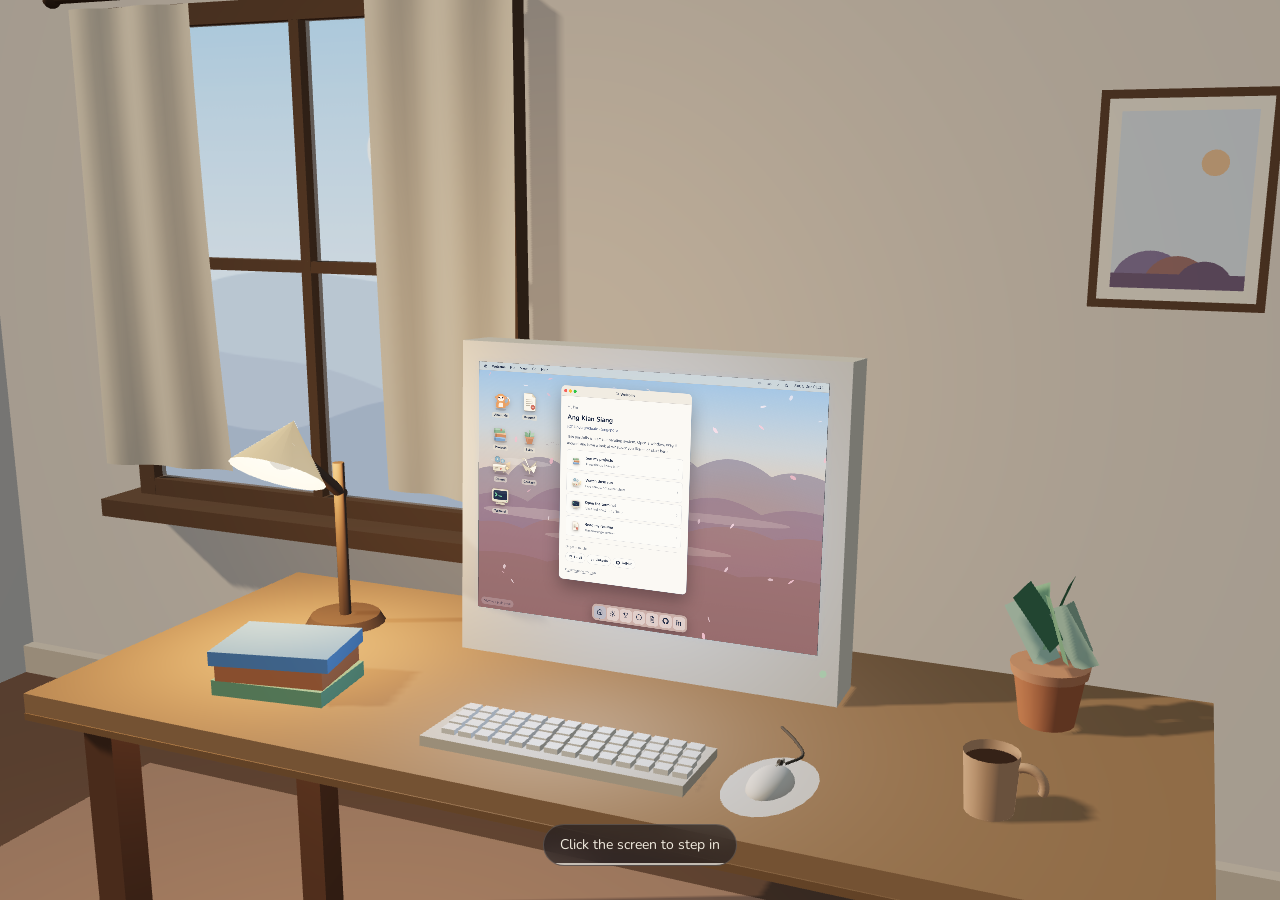
<file: index.html>
<!DOCTYPE html>
<html lang="en">
  <head>
    <meta charset="UTF-8" />
    <meta name="viewport" content="width=device-width, initial-scale=1.0" />

    <!-- ============================================================
         SEO & Page Identity
    ============================================================ -->
    <title>Ang Kian Siang — ICT Undergraduate</title>
    <meta
      name="description"
      content="Portfolio of Ang Kian Siang — ICT undergraduate at SUSS, with a diploma in cybersecurity and digital forensics and an internship in security risk assessment."
    />

    <!-- ============================================================
         Open Graph & Twitter Card — Social sharing previews
         When someone shares your portfolio link on LinkedIn, Twitter,
         or messaging apps, these tags control the title, description,
         and preview image that appear.
    ============================================================ -->
    <meta property="og:type" content="website" />
    <meta property="og:title" content="Ang Kian Siang — ICT Undergraduate" />
    <meta property="og:description" content="Portfolio of Ang Kian Siang — ICT undergraduate at SUSS, with a diploma in cybersecurity and digital forensics and an internship in security risk assessment." />
    <meta property="og:url" content="https://kiansiangang.github.io/" />
    <!-- The preview a link to this site unfurls into. Generated from
         the real 3D room rather than drawn, so it shows what is here. -->
    <meta property="og:image" content="https://kiansiangang.github.io/assets/og.png" />
    <meta property="og:image:width" content="1200" />
    <meta property="og:image:height" content="630" />
    <meta property="og:image:alt" content="A cosy 3D room with a desk and a monitor showing a desktop; the title reads Ang Kian Siang." />
    <meta property="og:site_name" content="Ang Kian Siang" />
    <link rel="canonical" href="https://kiansiangang.github.io/" />
    <meta name="twitter:card" content="summary_large_image" />
    <meta name="twitter:image" content="https://kiansiangang.github.io/assets/og.png" />
    <meta name="twitter:title" content="Ang Kian Siang — ICT Undergraduate" />
    <meta name="twitter:description" content="Portfolio of Ang Kian Siang — ICT undergraduate at SUSS, with a diploma in cybersecurity and digital forensics and an internship in security risk assessment." />

    <!-- ============================================================
         Security Meta Tags (Phase 9 — Security Hardening)

         These headers protect your site at the browser level:

         1. Content-Security-Policy (CSP)
            The most important security header. It tells the browser
            exactly which sources are trusted for scripts, styles,
            fonts, images, etc. Anything not on the whitelist is
            blocked — even if an attacker injects it into the page.

            Why this matters:
            - script-src 'self' → only OUR JS files can run (no CDN,
              no inline <script> tags). This blocks XSS payloads.
            - style-src 'self' and font-src 'self' → the typefaces
              are served from this origin, so no third party is
              contacted on any page load and none of them learns
              who is reading the page.
            - img-src 'self' data: → allows our images + inline SVG
              data URIs (like the padlock icons).
            - frame-src 'self' → only our own origin can be framed,
              which the Calendar Exporter demo needs and an attacker
              cannot use to frame anything of theirs.
            - object-src 'none' → blocks Flash/Java plugin embeds.

         2. X-Content-Type-Options: nosniff
            Prevents the browser from "guessing" file types. Without
            this, a .txt file could be executed as JavaScript — a
            classic MIME confusion attack.

         3. Referrer-Policy: strict-origin-when-cross-origin
            Controls what URL info leaks in the Referer header:
            - Same-origin navigation → full URL sent
            - Cross-origin navigation → only the domain (origin)
            - HTTPS → HTTP downgrade → nothing sent
            This prevents leaking internal URL paths to third parties.

         NOTE: GitHub Pages doesn't support custom HTTP headers via
         a _headers file (that's a Netlify/Cloudflare feature). So
         we use <meta http-equiv> tags as the primary enforcement
         mechanism. The _headers file is included as a bonus for
         anyone who deploys to Netlify or Cloudflare Pages instead.
    ============================================================ -->
    <meta
      http-equiv="Content-Security-Policy"
      content="default-src 'self'; script-src 'self'; style-src 'self'; font-src 'self'; img-src 'self' data:; connect-src 'self'; worker-src 'self'; manifest-src 'self'; media-src 'self'; frame-src 'self'; object-src 'none'; base-uri 'self'; form-action 'self'"
    />
    <!-- There was a <meta http-equiv="X-Content-Type-Options"> here. It
         has been removed because it did nothing: browsers honour only
         a few headers via http-equiv — CSP among them — and nosniff is
         not one of them. A tag that looks like protection and delivers
         none is worse than its absence on a site about security.

         Being straight about the consequence: GitHub Pages sends HSTS
         but does NOT send nosniff, so this site genuinely ships
         without it. _headers carries it for the day this moves to a
         host that reads that file. The exposure is small — every
         response is a static asset served from this origin with a
         correct Content-Type, and script-src 'self' means a
         mis-sniffed file still could not run as third-party script —
         but "small" is not "none", and the honest place to record
         that is here rather than in a tag pretending otherwise. -->
    <meta name="referrer" content="strict-origin-when-cross-origin" />

    <!-- ============================================================
         Favicon — inline SVG data URI (no extra file needed).
         A small padlock icon in navy blue — matches your
         cybersecurity theme. Without a favicon, browsers request
         /favicon.ico which returns a 404 error in the console.
    ============================================================ -->
    <link rel="icon" type="image/svg+xml" href="data:image/svg+xml,%3Csvg xmlns='http://www.w3.org/2000/svg' viewBox='0 0 24 24' fill='none' stroke='%231A2744' stroke-width='2' stroke-linecap='round' stroke-linejoin='round'%3E%3Crect x='3' y='11' width='18' height='11' rx='2' ry='2'/%3E%3Cpath d='M7 11V7a5 5 0 0 1 10 0v4'/%3E%3C/svg%3E" />

    <!-- ============================================================
         Typefaces — self-hosted
         Nunito     — friendly, rounded body text
         Space Mono — techy monospace for code/terminal elements

         These used to be loaded from fonts.googleapis.com. They are
         served from this origin now, which removes the last third
         party the site depended on: no external request is made on
         any page load, so nobody but this server learns who is
         reading it, and there is no supply chain here that isn't
         mine. Regenerate with tools/vendor-fonts.mjs.

         Preloaded because the body face blocks first paint; the rest
         of the faces are fetched by fonts.css as needed.
    ============================================================ -->
    <link rel="preload" href="assets/fonts/nunito-var-latin.woff2" as="font" type="font/woff2" crossorigin />
    <link rel="stylesheet" href="css/fonts.css" />

    <!-- ============================================================
         Main Stylesheet
    ============================================================ -->
    <link rel="stylesheet" href="css/style.css" />

    <!-- ============================================================
         Runtime stylesheet — everything the JavaScript renders at
         load: background layers, terminal, command palette, HUD,
         cursor, toasts, boot screen. Loaded second so it can
         override style.css cleanly.
    ============================================================ -->
    <link rel="stylesheet" href="css/runtime.css" />

    <!-- ============================================================
         Desktop OS stylesheet. Everything in it is scoped to
         [data-shell="os"], so the plain scrolling page above is
         completely unaffected by its presence.
    ============================================================ -->
    <link rel="stylesheet" href="css/os.css" />

    <!-- ============================================================
         The 3D room. Only ever used by the desktop presentation, and
         Three.js itself is loaded with a dynamic import so phones and
         the plain page never download a byte of it.
    ============================================================ -->
    <link rel="stylesheet" href="css/room.css" />

    <!-- ============================================================
         Demo players. One stylesheet for both presentations: the
         desktop opens the panel in a window, the plain page mounts
         the same panel in a section.
    ============================================================ -->
    <link rel="stylesheet" href="css/demos.css" />

    <!-- Interaction polish: the desktop navigation bar, the room veil,
         section-aware nav state, and the small things that make the
         page feel finished. Loaded last so it can refine the others. -->
    <link rel="stylesheet" href="css/polish.css" />

    <!-- ============================================================
         PWA — installable, and fully readable offline once the
         service worker has primed its cache.
    ============================================================ -->
    <link rel="manifest" href="site.webmanifest" />

    <!-- ============================================================
         The module graph, declared up front.

         With no bundler, the browser would otherwise find these one
         level of imports at a time — a round trip per level before
         anything runs. Listing them lets it fetch the lot at once.
         GENERATED by tools/preload.mjs; re-run it when imports change.
         Only static imports are here: the 3D room, Three.js and the
         demo players stay behind import() so that a phone never
         downloads them.
    ============================================================ -->
    <!-- modulepreload:start -->
    <link rel="modulepreload" href="js/core/logger.js" />
    <link rel="modulepreload" href="js/core/bus.js" />
    <link rel="modulepreload" href="js/core/di.js" />
    <link rel="modulepreload" href="js/core/kernel.js" />
    <link rel="modulepreload" href="js/core/signal.js" />
    <link rel="modulepreload" href="js/core/store.js" />
    <link rel="modulepreload" href="js/gfx/gl.js" />
    <link rel="modulepreload" href="js/gfx/shaders.js" />
    <link rel="modulepreload" href="js/gfx/petals.js" />
    <link rel="modulepreload" href="js/gfx/birds.js" />
    <link rel="modulepreload" href="js/gfx/scene.js" />
    <link rel="modulepreload" href="js/audio/synth.js" />
    <link rel="modulepreload" href="js/theme/scheme.js" />
    <link rel="modulepreload" href="js/data/portfolio.js" />
    <link rel="modulepreload" href="js/term/vfs.js" />
    <link rel="modulepreload" href="js/term/shell.js" />
    <link rel="modulepreload" href="js/term/commands.js" />
    <link rel="modulepreload" href="js/term/term-ui.js" />
    <link rel="modulepreload" href="js/ui/fuzzy.js" />
    <link rel="modulepreload" href="js/ui/palette.js" />
    <link rel="modulepreload" href="js/ui/hud.js" />
    <link rel="modulepreload" href="js/ui/tilt.js" />
    <link rel="modulepreload" href="js/ui/achievements.js" />
    <link rel="modulepreload" href="js/ui/konami.js" />
    <link rel="modulepreload" href="js/ui/boot.js" />
    <link rel="modulepreload" href="js/os/dom.js" />
    <link rel="modulepreload" href="js/os/icons.js" />
    <link rel="modulepreload" href="js/os/wm.js" />
    <link rel="modulepreload" href="js/os/desktop.js" />
    <link rel="modulepreload" href="js/os/menubar.js" />
    <link rel="modulepreload" href="js/os/dock.js" />
    <link rel="modulepreload" href="js/os/router.js" />
    <link rel="modulepreload" href="js/data/demos.js" />
    <link rel="modulepreload" href="js/demos/index.js" />
    <link rel="modulepreload" href="js/os/apps/panels.js" />
    <link rel="modulepreload" href="js/os/registry.js" />
    <link rel="modulepreload" href="js/os/contextmenu.js" />
    <link rel="modulepreload" href="js/os/shell.js" />
    <!-- modulepreload:end -->
    <meta name="theme-color" content="#E8E0D0" media="(prefers-color-scheme: light)" />
    <meta name="theme-color" content="#1A1E2E" media="(prefers-color-scheme: dark)" />
    <meta name="apple-mobile-web-app-capable" content="yes" />

    <!-- ============================================================
         Theme Initialisation (runs BEFORE paint — no defer!)
         Sets data-theme="light" or "dark" on <html> immediately,
         preventing a flash of the wrong theme on page load.
         Reads from localStorage → OS preference → defaults to light.
    ============================================================ -->
    <script src="js/theme-init.js"></script>
  </head>

  <body>

    <!-- First stop for a keyboard: jump past the navigation straight
         to the content. Invisible until it has focus. -->
    <a class="skip-link" href="#about">Skip to content</a>

    <!-- ============================================================
         LANDSCAPE LAYER
         The mountain artwork used to be painted directly on <body>,
         which meant nothing could ever be drawn behind it. It now
         sits on its own fixed layer (inheriting the same background
         image — one source of truth) so the WebGL sky can render
         underneath it, rather than being stuck at the very bottom.

         Petals are no longer DOM nodes: js/gfx/petals.js draws all
         of them into a single canvas instead. See css/runtime.css
         for the full layer stack.
    ============================================================ -->
    <div class="landscape" aria-hidden="true"></div>

    <!-- ============================================================
         1. NAVBAR
         Fixed to the top of the viewport; frosted-glass effect.
         Contains logo (name) on the left, nav links on the right.
    ============================================================ -->
    <!-- ============================================================
         NAVBAR
         Structure (order matters for the CSS checkbox hack):
           1. Logo link
           2. Checkbox (hidden — acts as the open/close toggle)
           3. Label (visible hamburger button — clicking it checks #2)
           4. Nav links list (shown/hidden based on checkbox state)

         The CSS uses the general sibling combinator (~) to target
         elements that come AFTER the checkbox in the DOM.
    ============================================================ -->
    <nav id="navbar" class="navbar">
      <div class="container navbar__inner">

        <!-- Home icon: clicking scrolls back to the top -->
        <a href="#hero" class="navbar__logo" aria-label="Back to top">
          <svg width="22" height="22" viewBox="0 0 24 24" fill="none" stroke="currentColor" stroke-width="2" stroke-linecap="round" stroke-linejoin="round" aria-hidden="true">
            <path d="M3 9l9-7 9 7v11a2 2 0 0 1-2 2H5a2 2 0 0 1-2-2z"/>
            <polyline points="9 22 9 12 15 12 15 22"/>
          </svg>
          <span class="navbar__wordmark">Ang Kian Siang</span>
        </a>

        <!-- Hidden checkbox — the actual toggle state holder.
             aria-hidden: screen readers should use the checkbox label. -->
        <input
          type="checkbox"
          id="nav-toggle"
          class="nav-toggle"
          aria-hidden="true"
        />

        <!-- Nav links — all internal anchor links.
             On mobile: these drop down as a menu (CSS checkbox hack).
             On desktop: displayed as a horizontal row. -->
        <ul class="navbar__links">
          <li><a href="#about"    class="navbar__link">About</a></li>
          <li><a href="#projects" class="navbar__link">Projects</a></li>
          <li><a href="#demos"    class="navbar__link">Demos</a></li>
          <li><a href="#skills"   class="navbar__link">Skills</a></li>
          <li><a href="#contact"  class="navbar__link">Contact</a></li>
          <!-- Slides under whichever section is on screen. Positioned
               by main.js; purely decorative, so hidden from AT — the
               real state is aria-current on the link itself. -->
          <li class="navbar__indicator" aria-hidden="true" role="presentation"></li>
        </ul>

        <!-- Dark/light mode toggle button.
             Shows moon in light mode, sun in dark mode.
             JS in main.js handles the click → flips data-theme on <html>
             and saves the choice to localStorage. -->
        <!-- Navbar controls: soundtrack and colour scheme. The
             soundtrack is generated with Web Audio at runtime and is
             off until explicitly turned on. -->
        <div class="navbar__controls">

          <button id="audio-toggle" class="icon-btn" type="button"
                  aria-pressed="false" aria-label="Toggle the generated soundtrack">
            <span aria-hidden="true">&#9834;</span>
          </button>

          <button id="theme-toggle" class="theme-toggle" aria-label="Toggle dark mode" type="button">
            <span class="theme-toggle__icon theme-toggle__icon--sun" aria-hidden="true">&#9728;&#65039;</span>
            <span class="theme-toggle__icon theme-toggle__icon--moon" aria-hidden="true">&#127769;</span>
          </button>

        </div>

        <!-- Hamburger button — only visible on mobile.
             The `for` attribute links this label to #nav-toggle,
             so clicking the label checks/unchecks the checkbox.
             Placed LAST so it appears on the far right on mobile. -->
        <label for="nav-toggle" class="nav-toggle-label" aria-label="Toggle navigation menu">
          <span></span>
          <span></span>
          <span></span>
        </label>

      </div>
    </nav>

    <!-- ============================================================
         2. HERO
         Full-viewport-height opening section.
         Contains name, animated subtitle (Typed.js), CTA button.
         Sakura petals fall across the entire page (not just here).
    ============================================================ -->
    <section id="hero" class="section hero" data-section-index="0">

      <!-- Hero content -->
      <div class="container hero__content">

        <!-- Small greeting line above the name -->
        <p class="hero__greeting">Hi, I'm</p>

        <!-- Your name — the main visual anchor of the page -->
        <h1 class="hero__name">Ang Kian Siang</h1>

        <!-- Typed.js subtitle — the library targets the <span> by ID.
             The text inside it ("cybersecurity analyst.") is a fallback
             shown if JS fails to load (progressive enhancement). -->
        <p class="hero__subtitle">
          I'm <span id="typed-text" class="hero__typed">an ICT undergraduate.</span>
        </p>

        <!-- CTA button — scrolls smoothly to the Projects section.
             The <a> tag is styled as a button via CSS. -->
        <a href="#projects" class="hero__cta">View My Work</a>

      </div>

      <!-- A quiet cue that there is more below. It is a real link,
           so it works with the keyboard and with scripts off. -->
      <a href="#about" class="hero__scroll" aria-label="Scroll to About">
        <svg width="22" height="22" viewBox="0 0 24 24" fill="none" stroke="currentColor" stroke-width="2" stroke-linecap="round" stroke-linejoin="round" aria-hidden="true">
          <path d="M6 9l6 6 6-6"/>
        </svg>
      </a>
    </section>

    <!-- ============================================================
         3. ABOUT
         Two-column layout: bio (left), quick stats (right).
    ============================================================ -->
    <section id="about" class="section about page-flip" data-section-index="1">
      <div class="container">

        <h2 class="section-title">About Me</h2>

        <!-- Two-column grid: bio (left) | stats (right).
             On mobile these stack vertically (single column).
             The .fade-in class starts this invisible; Intersection
             Observer (Phase 7) adds .visible to animate it in. -->
        <div class="about__grid fade-in">

          <!-- ---- LEFT COLUMN: bio ---- -->
          <div class="about__bio">
            <p>
              I'm reading for a <strong>Bachelor of Information and Communication
              Technology</strong> at the Singapore University of Social Sciences, and
              I hold a <strong>Diploma in Cybersecurity and Digital Forensics</strong>
              from Temasek Polytechnic. My goal is to work as a cybersecurity analyst.
            </p>
            <p>
              I've had a first run at it: I interned as a <strong>Cybersecurity Analyst
              at DHL Supply Chain</strong>, running end-to-end risk assessments for
              APAC-region applications alongside the CISO. That is where I learned what
              a real threat landscape looks like, how vulnerability management actually
              gets done, and how much of the job is explaining findings clearly to
              people who would rather not hear them.
            </p>
            <p>
              In between I build practical tools that solve real problems — a CLI
              password analyser, a timetable exporter SUSS students actually use — and
              I teach Python and robotics to school students. Every project gets
              approached with a security-first mindset and a genuine curiosity for how
              things work under the hood.
            </p>
          </div>

          <!-- ---- RIGHT COLUMN: quick stats ---- -->
          <div class="about__stats">

            <div class="stat-card">
              <span class="stat-card__icon">🎓</span>
              <h3 class="stat-card__title">Degree</h3>
              <p class="stat-card__value">BSc Information &amp; Communication Technology</p>
              <p class="stat-card__detail">SUSS · Aug 2025 – Jan 2029 (expected)</p>
            </div>

            <div class="stat-card">
              <span class="stat-card__icon">🛡️</span>
              <h3 class="stat-card__title">Security Background</h3>
              <p class="stat-card__value">Dip. Cybersecurity &amp; Digital Forensics</p>
              <p class="stat-card__detail">Temasek Polytechnic · 2020–2023</p>
            </div>

            <div class="stat-card">
              <span class="stat-card__icon">💼</span>
              <h3 class="stat-card__title">Internship</h3>
              <p class="stat-card__value">DHL Supply Chain</p>
              <p class="stat-card__detail">Cybersecurity Analyst Intern · 2022–2023</p>
            </div>

            <div class="stat-card">
              <span class="stat-card__icon">🔐</span>
              <h3 class="stat-card__title">Looking For</h3>
              <p class="stat-card__value">Cybersecurity roles</p>
              <p class="stat-card__detail">Risk assessment & threat modelling</p>
            </div>

          </div>

        </div>
      </div>
    </section>

    <!-- ============================================================
         4. PROJECTS
         Responsive card grid showcasing your two projects.
    ============================================================ -->
    <section id="projects" class="section projects page-flip" data-section-index="2">
      <div class="container">

        <h2 class="section-title">Projects</h2>

        <!-- Card grid — uses CSS Grid auto-fit so columns adjust
             automatically. 2 cols on desktop, 1 on mobile. -->
        <div class="projects__grid fade-in">

          <!-- ======== PROJECT 1: Password Analyzer ======== -->
          <article class="project-card">

            <!-- Highlight badge — positioned in the top-right corner -->
            <span class="project-card__badge">
              <!-- Inline padlock SVG — inherits color via currentColor -->
              <svg class="project-card__badge-icon" xmlns="http://www.w3.org/2000/svg" viewBox="0 0 24 24" fill="none" stroke="currentColor" stroke-width="2" stroke-linecap="round" stroke-linejoin="round" width="14" height="14" aria-hidden="true">
                <rect x="3" y="11" width="18" height="11" rx="2" ry="2"/>
                <path d="M7 11V7a5 5 0 0 1 10 0v4"/>
              </svg>
              CLI-Only by Design
            </span>

            <h3 class="project-card__title">Password Analyzer</h3>

            <p class="project-card__desc">
              A Python terminal tool that analyses password strength, entropy,
              complexity, and breach exposure. Integrates the Have I Been Pwned API
              using k-anonymity for privacy-preserving breach checks. Implements
              a 0&ndash;100 risk scoring system with colour-coded output and
              improvement suggestions.
            </p>

            <!-- Security callout — highlights the deliberate CLI design -->
            <p class="project-card__note">
              <svg class="project-card__note-icon" xmlns="http://www.w3.org/2000/svg" viewBox="0 0 24 24" fill="none" stroke="currentColor" stroke-width="2" stroke-linecap="round" stroke-linejoin="round" width="16" height="16" aria-hidden="true">
                <rect x="3" y="11" width="18" height="11" rx="2" ry="2"/>
                <path d="M7 11V7a5 5 0 0 1 10 0v4"/>
              </svg>
              Deliberately built as a local CLI tool — no web app — to eliminate
              password transmission over the network. A conscious threat modelling decision.
            </p>

            <!-- Tech stack tags -->
            <div class="project-card__tags">
              <span class="tag">Python</span>
              <span class="tag">HIBP API</span>
              <span class="tag">k-Anonymity</span>
              <span class="tag">Entropy Analysis</span>
            </div>

            <div class="project-card__actions">
              <!-- The demo is the evidence for the paragraph above, so it
                   is offered before the source link. -->
              <a href="#demos" class="project-card__btn project-card__demo-link">
                <svg width="18" height="18" viewBox="0 0 24 24" fill="none" stroke="currentColor" stroke-width="2" stroke-linecap="round" stroke-linejoin="round" aria-hidden="true">
                  <circle cx="12" cy="12" r="9"/>
                  <path d="M10 8.5l5.5 3.5L10 15.5z"/>
                </svg>
                Watch it run
              </a>
              <!-- GitHub link -->
              <a
                href="https://github.com/KianSiangAng/password-analyzer"
                class="project-card__btn"
                target="_blank"
                rel="noopener noreferrer"
              >
                <!-- GitHub SVG icon -->
                <svg width="18" height="18" viewBox="0 0 24 24" fill="currentColor" xmlns="http://www.w3.org/2000/svg" aria-hidden="true">
                  <path d="M12 0C5.37 0 0 5.37 0 12c0 5.31 3.435 9.795 8.205 11.385.6.105.825-.255.825-.57 0-.285-.015-1.23-.015-2.235-3.015.555-3.795-.735-4.035-1.41-.135-.345-.72-1.41-1.23-1.695-.42-.225-1.02-.78-.015-.795.945-.015 1.62.87 1.845 1.23 1.08 1.815 2.805 1.305 3.495.99.105-.78.42-1.305.765-1.605-2.67-.3-5.46-1.335-5.46-5.925 0-1.305.465-2.385 1.23-3.225-.12-.3-.54-1.53.12-3.18 0 0 1.005-.315 3.3 1.23.96-.27 1.98-.405 3-.405s2.04.135 3 .405c2.295-1.56 3.3-1.23 3.3-1.23.66 1.65.24 2.88.12 3.18.765.84 1.23 1.905 1.23 3.225 0 4.605-2.805 5.625-5.475 5.925.435.375.81 1.095.81 2.22 0 1.605-.015 2.895-.015 3.3 0 .315.225.69.825.57A12.02 12.02 0 0024 12c0-6.63-5.37-12-12-12z"/>
                </svg>
                View on GitHub
              </a>
            </div>
          </article>

          <!-- ======== PROJECT 2: SUSS Calendar Exporter ======== -->
          <article class="project-card">

            <span class="project-card__badge">
              Solves a Real Problem
            </span>

            <h3 class="project-card__title">SUSS Calendar Exporter</h3>

            <p class="project-card__desc">
              A browser-based tool that parses SUSS timetable data and generates
              a downloadable <code>.ics</code> file. Solves a real pain point: SUSS
              e-services timetables cannot be exported directly to calendar apps
              like Google Calendar or Apple Calendar.
            </p>

            <!-- Tech stack tags -->
            <div class="project-card__tags">
              <span class="tag">HTML</span>
              <span class="tag">JavaScript</span>
              <span class="tag">.ics Generation</span>
              <span class="tag">Web Tool</span>
            </div>

            <div class="project-card__actions">
              <!-- The demo is the evidence for the paragraph above, so it
                   is offered before the source link. -->
              <a href="#demos" class="project-card__btn project-card__demo-link">
                <svg width="18" height="18" viewBox="0 0 24 24" fill="none" stroke="currentColor" stroke-width="2" stroke-linecap="round" stroke-linejoin="round" aria-hidden="true">
                  <circle cx="12" cy="12" r="9"/>
                  <path d="M10 8.5l5.5 3.5L10 15.5z"/>
                </svg>
                Try it running
              </a>
              <!-- GitHub link -->
              <a
                href="https://github.com/KianSiangAng/suss-calendar-exporter"
                class="project-card__btn"
                target="_blank"
                rel="noopener noreferrer"
              >
                <svg width="18" height="18" viewBox="0 0 24 24" fill="currentColor" xmlns="http://www.w3.org/2000/svg" aria-hidden="true">
                  <path d="M12 0C5.37 0 0 5.37 0 12c0 5.31 3.435 9.795 8.205 11.385.6.105.825-.255.825-.57 0-.285-.015-1.23-.015-2.235-3.015.555-3.795-.735-4.035-1.41-.135-.345-.72-1.41-1.23-1.695-.42-.225-1.02-.78-.015-.795.945-.015 1.62.87 1.845 1.23 1.08 1.815 2.805 1.305 3.495.99.105-.78.42-1.305.765-1.605-2.67-.3-5.46-1.335-5.46-5.925 0-1.305.465-2.385 1.23-3.225-.12-.3-.54-1.53.12-3.18 0 0 1.005-.315 3.3 1.23.96-.27 1.98-.405 3-.405s2.04.135 3 .405c2.295-1.56 3.3-1.23 3.3-1.23.66 1.65.24 2.88.12 3.18.765.84 1.23 1.905 1.23 3.225 0 4.605-2.805 5.625-5.475 5.925.435.375.81 1.095.81 2.22 0 1.605-.015 2.895-.015 3.3 0 .315.225.69.825.57A12.02 12.02 0 0024 12c0-6.63-5.37-12-12-12z"/>
                </svg>
                View on GitHub
              </a>
            </div>
          </article>

        </div>
      </div>
    </section>

    <!-- ============================================================
         5. DEMOS
         The projects, actually running.

         Everything inside #demos-mount is the no-JavaScript
         version: a real transcript of the recorded session and a
         direct link to the live tool, both of which work on their
         own. When the demo module boots it replaces this with the
         players. It is replaced rather than hidden so a screen
         reader is not read the same content twice.
    ============================================================ -->
    <section id="demos" class="section demos page-flip" data-section-index="3">
      <div class="container">

        <h2 class="section-title">Demos</h2>
        <p class="demos__lede fade-in">
          Claims about software are cheap. These run.
        </p>

        <div id="demos-mount" class="demos__mount fade-in">

          <article class="demo-static">
            <h3 class="demo-static__title">Password Analyzer</h3>
            <p class="demo-static__blurb">
              A real session, recorded by running the tool against the live
              Have I Been Pwned API. The breach counts below are what that API
              returned &mdash; they are not illustrations.
            </p>
            <p class="demo-static__takeaway">
              Watch the middle case. <code>Summer2024!</code> passes every
              complexity rule a corporate password policy checks &mdash; upper,
              lower, digit, symbol, 72 bits of entropy &mdash; and HIBP still
              finds it in 3,614 breaches. Complexity rules measure the shape of
              a password. Only a breach corpus measures whether anyone has
              already guessed it.
            </p>
            <pre class="demo-static__transcript"><code>kian@portfolio:~/password-analyzer$ python analyzer.py
Enter password to analyze (input hidden): •••••••••••


--- Password Summary ---
╒════════════╤══════════════╤════════════╤════════════╤══════════════╕
│ Length     │ Complexity   │ Entropy    │   Breaches │ Risk Score   │
╞════════════╪══════════════╪════════════╪════════════╪══════════════╡
│ Acceptable │ 2/4          │ 56.87 bits │    2266543 │ 100/100      │
╘════════════╧══════════════╧════════════╧════════════╧══════════════╛

--- Detailed Analysis ---
Rating: Weak
Extremely common breached password

Suggestions:
• Add uppercase letters
• Add special characters


kian@portfolio:~/password-analyzer$ python analyzer.py
Enter password to analyze (input hidden): •••••••••••


--- Password Summary ---
╒════════════╤══════════════╤═══════════╤════════════╤══════════════╕
│ Length     │ Complexity   │ Entropy   │   Breaches │ Risk Score   │
╞════════════╪══════════════╪═══════════╪════════════╪══════════════╡
│ Acceptable │ 4/4          │ 72.1 bits │       3614 │ 100/100      │
╘════════════╧══════════════╧═══════════╧════════════╧══════════════╛

--- Detailed Analysis ---
Rating: Weak
Password found in breaches


kian@portfolio:~/password-analyzer$ python analyzer.py
Enter password to analyze (input hidden): •••••••••••••••••••••••••••••••


--- Password Summary ---
╒══════════╤══════════════╤═════════════╤════════════╤══════════════╕
│ Length   │ Complexity   │ Entropy     │   Breaches │ Risk Score   │
╞══════════╪══════════════╪═════════════╪════════════╪══════════════╡
│ Strong   │ 3/4          │ 188.71 bits │          0 │ 0/100        │
╘══════════╧══════════════╧═════════════╧════════════╧══════════════╛

--- Detailed Analysis ---
Rating: Strong
Password not found in known breaches

Suggestions:
• Add uppercase letters</code></pre>
            <a class="demo-static__link" href="https://github.com/KianSiangAng/password-analyzer"
               target="_blank" rel="noopener noreferrer">Source on GitHub</a>
          </article>

          <article class="demo-static">
            <h3 class="demo-static__title">SUSS Calendar Exporter</h3>
            <p class="demo-static__blurb">
              Not a recording &mdash; the tool itself, vendored into this site so
              it keeps working offline. Paste a timetable copied from SUSS
              e-services and it produces a real <code>.ics</code> file. Nothing is
              uploaded anywhere; there is no server in this project at all.
            </p>
            <p class="demo-static__takeaway">
              SUSS e-services can show you a timetable and cannot export one.
              This is about a hundred lines of parsing standing between that and
              a calendar that updates itself.
            </p>
            <a class="demo-static__link" href="assets/demos/suss-calendar-exporter/index.html">
              Open the tool
            </a>
            <a class="demo-static__link" href="https://github.com/KianSiangAng/suss-calendar-exporter"
               target="_blank" rel="noopener noreferrer">Source on GitHub</a>
          </article>

        </div>
      </div>
    </section>

    <!-- ============================================================
         6. SKILLS
         Terminal-styled block grouped by category.
    ============================================================ -->
    <section id="skills" class="section skills page-flip" data-section-index="4">
      <div class="container">

        <h2 class="section-title">Skills</h2>

        <!-- Terminal-styled container — monospace font, dark background,
             blinking cursor. At runtime it becomes a working shell.
             This ties into your cybersecurity identity. -->
        <div class="terminal fade-in">

          <!-- Fake title bar with three coloured dots (macOS style) -->
          <div class="terminal__bar">
            <span class="terminal__dot terminal__dot--red"></span>
            <span class="terminal__dot terminal__dot--yellow"></span>
            <span class="terminal__dot terminal__dot--green"></span>
            <span class="terminal__bar-title">skills.sh</span>
          </div>

          <div class="terminal__body">

            <!-- Each category is a "command" block -->
            <div class="terminal__group">
              <p class="terminal__prompt">
                <span class="terminal__user">kian@portfolio</span>:<span class="terminal__path">~</span>$ cat languages.txt
              </p>
              <div class="terminal__tags">
                <span class="terminal__tag">Python</span>
                <span class="terminal__tag">HTML</span>
                <span class="terminal__tag">CSS</span>
                <span class="terminal__tag">JavaScript</span>
              </div>
            </div>

            <div class="terminal__group">
              <p class="terminal__prompt">
                <span class="terminal__user">kian@portfolio</span>:<span class="terminal__path">~</span>$ cat security-tools.txt
              </p>
              <div class="terminal__tags">
                <span class="terminal__tag">Qualys</span>
                <span class="terminal__tag">LeanIX</span>
                <span class="terminal__tag">HIBP API</span>
              </div>
            </div>

            <div class="terminal__group">
              <p class="terminal__prompt">
                <span class="terminal__user">kian@portfolio</span>:<span class="terminal__path">~</span>$ cat concepts.txt
              </p>
              <div class="terminal__tags">
                <span class="terminal__tag">Risk Assessment</span>
                <span class="terminal__tag">Entropy Analysis</span>
                <span class="terminal__tag">Threat Modelling</span>
                <span class="terminal__tag">k-Anonymity</span>
              </div>
            </div>

            <div class="terminal__group">
              <p class="terminal__prompt">
                <span class="terminal__user">kian@portfolio</span>:<span class="terminal__path">~</span>$ cat certifications.txt
              </p>
              <div class="terminal__tags">
                <span class="terminal__tag terminal__tag--cert">ITIL 4 Foundation</span>
                <span class="terminal__tag terminal__tag--cert">Generative AI Specialization</span>
              </div>
            </div>

            <!-- Blinking cursor at the bottom — pure CSS animation -->
            <p class="terminal__prompt">
              <span class="terminal__user">kian@portfolio</span>:<span class="terminal__path">~</span>$ <span class="terminal__cursor">&#9608;</span>
            </p>

          </div>
        </div>

      </div>
    </section>

    <!-- ============================================================
         6. CONTACT
         Centered minimal layout with email / GitHub / LinkedIn.
    ============================================================ -->
    <section id="contact" class="section contact page-flip" data-section-index="5">
      <div class="container">

        <h2 class="section-title">Get In Touch</h2>

        <div class="contact__content fade-in">
          <p class="contact__text">
            Always open to internship opportunities and collaborations.
            Feel free to reach out!
          </p>

          <div class="contact__buttons">

            <!-- Email -->
            <a href="mailto:ksang017@suss.edu.sg" class="contact__btn contact__btn--email">
              <svg width="20" height="20" viewBox="0 0 24 24" fill="none" stroke="currentColor" stroke-width="2" stroke-linecap="round" stroke-linejoin="round" aria-hidden="true">
                <rect x="2" y="4" width="20" height="16" rx="2"/>
                <path d="M22 7l-10 7L2 7"/>
              </svg>
              Email
            </a>

            <!-- GitHub -->
            <a href="https://github.com/KianSiangAng" class="contact__btn contact__btn--github" target="_blank" rel="noopener noreferrer">
              <svg width="20" height="20" viewBox="0 0 24 24" fill="currentColor" aria-hidden="true">
                <path d="M12 0C5.37 0 0 5.37 0 12c0 5.31 3.435 9.795 8.205 11.385.6.105.825-.255.825-.57 0-.285-.015-1.23-.015-2.235-3.015.555-3.795-.735-4.035-1.41-.135-.345-.72-1.41-1.23-1.695-.42-.225-1.02-.78-.015-.795.945-.015 1.62.87 1.845 1.23 1.08 1.815 2.805 1.305 3.495.99.105-.78.42-1.305.765-1.605-2.67-.3-5.46-1.335-5.46-5.925 0-1.305.465-2.385 1.23-3.225-.12-.3-.54-1.53.12-3.18 0 0 1.005-.315 3.3 1.23.96-.27 1.98-.405 3-.405s2.04.135 3 .405c2.295-1.56 3.3-1.23 3.3-1.23.66 1.65.24 2.88.12 3.18.765.84 1.23 1.905 1.23 3.225 0 4.605-2.805 5.625-5.475 5.925.435.375.81 1.095.81 2.22 0 1.605-.015 2.895-.015 3.3 0 .315.225.69.825.57A12.02 12.02 0 0024 12c0-6.63-5.37-12-12-12z"/>
              </svg>
              GitHub
            </a>

            <!-- LinkedIn -->
            <a href="https://linkedin.com/in/kiansiangang" class="contact__btn contact__btn--linkedin" target="_blank" rel="noopener noreferrer">
              <svg width="20" height="20" viewBox="0 0 24 24" fill="currentColor" aria-hidden="true">
                <path d="M20.447 20.452h-3.554v-5.569c0-1.328-.027-3.037-1.852-3.037-1.853 0-2.136 1.445-2.136 2.939v5.667H9.351V9h3.414v1.561h.046c.477-.9 1.637-1.85 3.37-1.85 3.601 0 4.267 2.37 4.267 5.455v6.286zM5.337 7.433a2.062 2.062 0 01-2.063-2.065 2.064 2.064 0 112.063 2.065zm1.782 13.019H3.555V9h3.564v11.452zM22.225 0H1.771C.792 0 0 .774 0 1.729v20.542C0 23.227.792 24 1.771 24h20.451C23.2 24 24 23.227 24 22.271V1.729C24 .774 23.2 0 22.222 0h.003z"/>
              </svg>
              LinkedIn
            </a>

          </div>

          <!-- The address in the open, with a copy button: a mailto:
               link is useless to anyone on a machine with no mail
               client configured, which is most borrowed ones. -->
          <p class="contact__address">
            <span class="contact__address-text">ksang017@suss.edu.sg</span>
            <button type="button" class="contact__copy" data-copy="ksang017@suss.edu.sg">Copy</button>
          </p>
        </div>

      </div>
    </section>

    <!-- ============================================================
         7. FOOTER
         Copyright, security note, back-to-top link.
    ============================================================ -->
    <footer id="footer" class="footer">
      <div class="container footer__inner">
        <p class="footer__security">
          Built with security in mind &mdash; CSP headers enabled, no trackers, no third-party data collection.
        </p>
        <p class="footer__copy">
          &copy; 2026 Ang Kian Siang. All rights reserved.
        </p>
        <a href="#hero" class="footer__top">Back to top &uarr;</a>
      </div>
    </footer>

    <!-- ============================================================
         KITSUNE GUIDE — Chibi fox spirit mascot (CSS-only, no images).
         Placed outside all sections as a position: fixed element
         so it can track and guide the user through each section.
         JS positions it beside the current section, alternating
         sides (left/right). Shows speech bubble hints on section
         enter, hops on section change, reacts on click.
    ============================================================ -->
    <!-- Keyboard hint — the palette is the fastest way around the
         site, so say so once. It hides itself after first use. -->
    <div class="kbd-hint" id="kbd-hint">
      <kbd data-modkey>&#8984;</kbd><kbd>K</kbd>
      <span>command palette</span>
    </div>

    <div id="mascot" class="kitsune-guide" aria-label="Kitsune guide — click for a reaction!">
      <!-- Speech bubble — JS toggles visibility on section enter -->
      <div class="kitsune-bubble" aria-hidden="true">
        <span class="kitsune-bubble__text">Welcome!</span>
      </div>
      <div class="kitsune">
        <!-- Tail — positioned behind the body -->
        <div class="kitsune__tail"></div>
        <!-- Head — main face area -->
        <div class="kitsune__head">
          <!-- Ears with pink inner -->
          <div class="kitsune__ear kitsune__ear--left">
            <div class="kitsune__ear-inner"></div>
          </div>
          <div class="kitsune__ear kitsune__ear--right">
            <div class="kitsune__ear-inner"></div>
          </div>
          <!-- Face features -->
          <div class="kitsune__face">
            <span class="kitsune__eye kitsune__eye--left"></span>
            <span class="kitsune__eye kitsune__eye--right"></span>
            <span class="kitsune__nose"></span>
            <span class="kitsune__mouth"></span>
          </div>
          <!-- Blush circles -->
          <span class="kitsune__blush kitsune__blush--left"></span>
          <span class="kitsune__blush kitsune__blush--right"></span>
        </div>
        <!-- Body — smaller rounded shape below head -->
        <div class="kitsune__body">
          <!-- Legs — animated during trotting -->
          <div class="kitsune__leg kitsune__leg--fl"></div>
          <div class="kitsune__leg kitsune__leg--fr"></div>
          <div class="kitsune__leg kitsune__leg--bl"></div>
          <div class="kitsune__leg kitsune__leg--br"></div>
        </div>
        <!-- Ground shadow -->
        <div class="kitsune__shadow"></div>
      </div>
    </div>

    <!-- ============================================================
         JS Libraries — Self-hosted in /libs

         CYBERSECURITY LEARNING MOMENT: Supply Chain Security
         We host Typed.js locally instead of using a CDN link.
         CDN links create a supply chain dependency — if the CDN
         is compromised, every site using it gets malicious code.

         Everything else on this page — the reactivity core, the
         WebGL renderer, the shell, the synthesiser — is hand-written
         and lives in /js. The dependency count is one, and it is
         self-hosted.

         By self-hosting and writing our own code:
           ✓ We control every byte that runs on our page
           ✓ Our CSP can use strict script-src 'self'
           ✓ No third-party network requests for JS
           ✓ Works fully offline
    ============================================================ -->
    <script src="libs/typed.min.js" defer></script>

    <!-- Main script — defer guarantees execution order:
         typed.min.js → main.js -->
    <script src="js/main.js" defer></script>

    <!-- ============================================================
         THE RUNTIME — js/app.js is the composition root.

         type="module" gives us deferred execution, strict mode and
         real dependency resolution with no bundler in sight. The
         kernel topologically sorts ~13 modules and boots them in
         order; anything that fails (no WebGL, no Web Audio, no
         service worker) is isolated and the page keeps working.

         Module map:
           core/   signals · event bus · store · DI · kernel · logger
           gfx/    WebGL2 renderer · GLSL · particle physics
           term/   virtual filesystem · shell · commands · terminal
           ui/     palette · HUD · cursor · tilt · boot · easter eggs
           audio/  Web Audio synthesiser
           theme/  the light/dark colour scheme
           os/     window manager · desktop · dock · router · apps
    ============================================================ -->
    <script type="module" src="js/app.js"></script>
  </body>
</html>
</file>
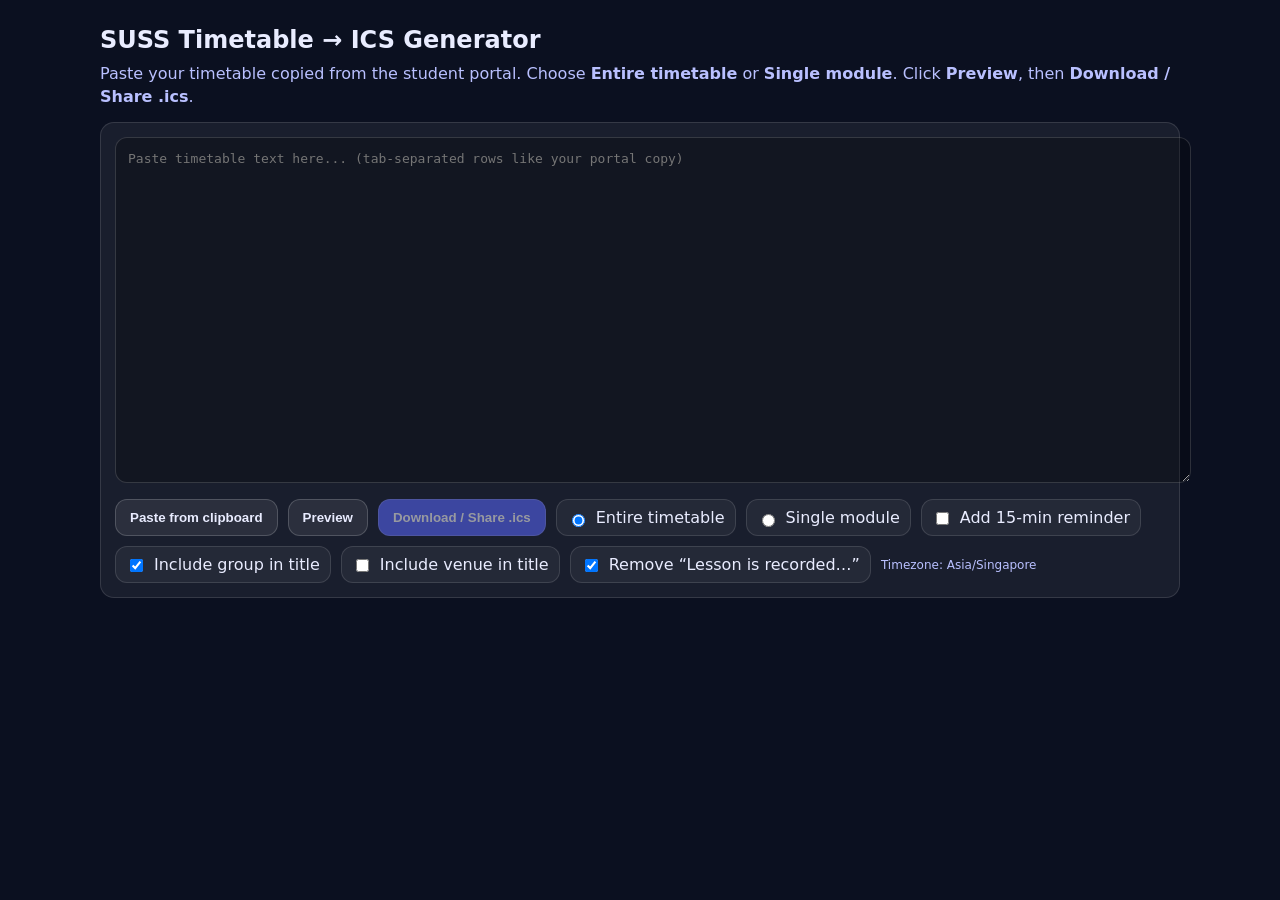
<file: assets/demos/suss-calendar-exporter/index.html>
<!doctype html>
<html lang="en">
<head>
  <meta charset="utf-8" />
  <meta name="viewport" content="width=device-width,initial-scale=1" />
  <title>SUSS Timetable → ICS</title>
  <link rel="stylesheet" href="app.css" />
  <link rel="stylesheet" href="demo-drive.css" />
  <meta http-equiv="Content-Security-Policy" content="default-src 'none'; script-src 'self'; style-src 'self'; style-src-attr 'unsafe-inline'; img-src 'self' data:; font-src 'self'; connect-src 'none'; form-action 'none'; base-uri 'none'" />
  <!-- Vendored from efb0dd24049fd37d4254bf3faffc56ffbbaab8bf for offline embedding. Do not edit here:
       change it upstream and re-run tools/vendor-demo.mjs. -->
</head>

<body>
  <div class="wrap">
    <h1>SUSS Timetable → ICS Generator</h1>
    <p>
      Paste your timetable copied from the student portal. Choose <b>Entire timetable</b> or <b>Single module</b>.
      Click <b>Preview</b>, then <b>Download / Share .ics</b>.
    </p>

    <div class="card">
      <textarea id="input" placeholder="Paste timetable text here... (tab-separated rows like your portal copy)"></textarea>

      <div class="row">
        <button id="paste" class="secondary">Paste from clipboard</button>
        <button id="preview" class="secondary">Preview</button>
        <button id="download" disabled>Download / Share .ics</button>

        <label class="opt" title="Export format: full timetable includes module columns; single module does not">
          <input type="radio" name="mode" id="modeFull" value="full" checked />
          <span>Entire timetable</span>
        </label>

        <label class="opt">
          <input type="radio" name="mode" id="modeSingle" value="single" />
          <span>Single module</span>
        </label>

        <label class="opt" title="Adds a reminder for each event">
          <input type="checkbox" id="alarm" />
          <span>Add 15-min reminder</span>
        </label>

        <label class="opt" title="Put Course Group in the title">
          <input type="checkbox" id="groupInTitle" checked />
          <span>Include group in title</span>
        </label>

        <label class="opt" title="Put venue in the title (helps if calendar UI hides location)">
          <input type="checkbox" id="venueInTitle" />
          <span>Include venue in title</span>
        </label>

        <label class="opt" title="Removes the standard '[Lesson is recorded ...]' notice from Remarks/Description">
          <input type="checkbox" id="stripRecorded" checked />
          <span>Remove “Lesson is recorded…”</span>
        </label>

        <span class="small">Timezone: Asia/Singapore</span>
      </div>

      <!-- Single-module metadata (only shown in single mode) -->
      <div id="singleMeta" class="metaRow" style="display:none;">
        <div class="field">
          <label for="singleCourse">Module Code (required)</label>
          <input id="singleCourse" placeholder="e.g. ICT162" />
        </div>
        <div class="field">
          <label for="singleGroup">Course Group (optional)</label>
          <input id="singleGroup" placeholder="e.g. TG01" />
        </div>
        <div class="field">
          <label for="singleSemType">Semester Type (optional)</label>
          <input id="singleSemType" placeholder="e.g. Regular" />
        </div>
      </div>

      <div class="panel" id="previewPanel" style="display:none;">
        <h2>Preview</h2>
        <div class="status" id="summary"></div>
        <div style="overflow:auto; margin-top:8px;">
          <table id="previewTable"></table>
        </div>
      </div>

      <div class="panel" id="errorPanel" style="display:none;">
        <h2>Notes / Skipped rows</h2>
        <div class="status" id="errors"></div>
      </div>

      <div class="hint" id="mobileHint" style="display:none;">
        Phone tip: If a share sheet appears, choose <b>Save to Files</b> (iPhone) or your file app, then open the .ics to import.
      </div>
    </div>
  </div>

<script src="app.js"></script>
</body>
</html>
</file>
<file: css/fonts.css>
/* ================================================================
   FONTS.CSS — Self-hosted typefaces

   GENERATED by tools/vendor-fonts.mjs. Do not edit by hand; re-run
   the script instead.

   These used to come from fonts.googleapis.com. They are served from
   this origin now so that the site depends on no third party, tells
   no third party who is reading it, and keeps its typography
   offline. Latin subsets only.

   Source: https://fonts.googleapis.com/css2?family=Nunito:wght@400;600;700;800&family=Space+Mono:wght@400;700&display=swap
   Vendored: 2026-09-17
================================================================ */

/* Nunito 400 — latin-ext */
@font-face {
  font-family: 'Nunito';
  font-style: normal;
  font-weight: 400;
  font-display: swap;
  src: url('../assets/fonts/nunito-var-latin-ext.woff2') format('woff2');
  unicode-range: U+0100-02BA, U+02BD-02C5, U+02C7-02CC, U+02CE-02D7, U+02DD-02FF, U+0304, U+0308, U+0329, U+1D00-1DBF, U+1E00-1E9F, U+1EF2-1EFF, U+2020, U+20A0-20AB, U+20AD-20C0, U+2113, U+2C60-2C7F, U+A720-A7FF;
}

/* Nunito 400 — latin */
@font-face {
  font-family: 'Nunito';
  font-style: normal;
  font-weight: 400;
  font-display: swap;
  src: url('../assets/fonts/nunito-var-latin.woff2') format('woff2');
  unicode-range: U+0000-00FF, U+0131, U+0152-0153, U+02BB-02BC, U+02C6, U+02DA, U+02DC, U+0304, U+0308, U+0329, U+2000-206F, U+20AC, U+2122, U+2191, U+2193, U+2212, U+2215, U+FEFF, U+FFFD;
}

/* Nunito 600 — latin-ext */
@font-face {
  font-family: 'Nunito';
  font-style: normal;
  font-weight: 600;
  font-display: swap;
  src: url('../assets/fonts/nunito-var-latin-ext.woff2') format('woff2');
  unicode-range: U+0100-02BA, U+02BD-02C5, U+02C7-02CC, U+02CE-02D7, U+02DD-02FF, U+0304, U+0308, U+0329, U+1D00-1DBF, U+1E00-1E9F, U+1EF2-1EFF, U+2020, U+20A0-20AB, U+20AD-20C0, U+2113, U+2C60-2C7F, U+A720-A7FF;
}

/* Nunito 600 — latin */
@font-face {
  font-family: 'Nunito';
  font-style: normal;
  font-weight: 600;
  font-display: swap;
  src: url('../assets/fonts/nunito-var-latin.woff2') format('woff2');
  unicode-range: U+0000-00FF, U+0131, U+0152-0153, U+02BB-02BC, U+02C6, U+02DA, U+02DC, U+0304, U+0308, U+0329, U+2000-206F, U+20AC, U+2122, U+2191, U+2193, U+2212, U+2215, U+FEFF, U+FFFD;
}

/* Nunito 700 — latin-ext */
@font-face {
  font-family: 'Nunito';
  font-style: normal;
  font-weight: 700;
  font-display: swap;
  src: url('../assets/fonts/nunito-var-latin-ext.woff2') format('woff2');
  unicode-range: U+0100-02BA, U+02BD-02C5, U+02C7-02CC, U+02CE-02D7, U+02DD-02FF, U+0304, U+0308, U+0329, U+1D00-1DBF, U+1E00-1E9F, U+1EF2-1EFF, U+2020, U+20A0-20AB, U+20AD-20C0, U+2113, U+2C60-2C7F, U+A720-A7FF;
}

/* Nunito 700 — latin */
@font-face {
  font-family: 'Nunito';
  font-style: normal;
  font-weight: 700;
  font-display: swap;
  src: url('../assets/fonts/nunito-var-latin.woff2') format('woff2');
  unicode-range: U+0000-00FF, U+0131, U+0152-0153, U+02BB-02BC, U+02C6, U+02DA, U+02DC, U+0304, U+0308, U+0329, U+2000-206F, U+20AC, U+2122, U+2191, U+2193, U+2212, U+2215, U+FEFF, U+FFFD;
}

/* Nunito 800 — latin-ext */
@font-face {
  font-family: 'Nunito';
  font-style: normal;
  font-weight: 800;
  font-display: swap;
  src: url('../assets/fonts/nunito-var-latin-ext.woff2') format('woff2');
  unicode-range: U+0100-02BA, U+02BD-02C5, U+02C7-02CC, U+02CE-02D7, U+02DD-02FF, U+0304, U+0308, U+0329, U+1D00-1DBF, U+1E00-1E9F, U+1EF2-1EFF, U+2020, U+20A0-20AB, U+20AD-20C0, U+2113, U+2C60-2C7F, U+A720-A7FF;
}

/* Nunito 800 — latin */
@font-face {
  font-family: 'Nunito';
  font-style: normal;
  font-weight: 800;
  font-display: swap;
  src: url('../assets/fonts/nunito-var-latin.woff2') format('woff2');
  unicode-range: U+0000-00FF, U+0131, U+0152-0153, U+02BB-02BC, U+02C6, U+02DA, U+02DC, U+0304, U+0308, U+0329, U+2000-206F, U+20AC, U+2122, U+2191, U+2193, U+2212, U+2215, U+FEFF, U+FFFD;
}

/* Space Mono 400 — latin-ext */
@font-face {
  font-family: 'Space Mono';
  font-style: normal;
  font-weight: 400;
  font-display: swap;
  src: url('../assets/fonts/space-mono-400-latin-ext.woff2') format('woff2');
  unicode-range: U+0100-02BA, U+02BD-02C5, U+02C7-02CC, U+02CE-02D7, U+02DD-02FF, U+0304, U+0308, U+0329, U+1D00-1DBF, U+1E00-1E9F, U+1EF2-1EFF, U+2020, U+20A0-20AB, U+20AD-20C0, U+2113, U+2C60-2C7F, U+A720-A7FF;
}

/* Space Mono 400 — latin */
@font-face {
  font-family: 'Space Mono';
  font-style: normal;
  font-weight: 400;
  font-display: swap;
  src: url('../assets/fonts/space-mono-400-latin.woff2') format('woff2');
  unicode-range: U+0000-00FF, U+0131, U+0152-0153, U+02BB-02BC, U+02C6, U+02DA, U+02DC, U+0304, U+0308, U+0329, U+2000-206F, U+20AC, U+2122, U+2191, U+2193, U+2212, U+2215, U+FEFF, U+FFFD;
}

/* Space Mono 700 — latin-ext */
@font-face {
  font-family: 'Space Mono';
  font-style: normal;
  font-weight: 700;
  font-display: swap;
  src: url('../assets/fonts/space-mono-700-latin-ext.woff2') format('woff2');
  unicode-range: U+0100-02BA, U+02BD-02C5, U+02C7-02CC, U+02CE-02D7, U+02DD-02FF, U+0304, U+0308, U+0329, U+1D00-1DBF, U+1E00-1E9F, U+1EF2-1EFF, U+2020, U+20A0-20AB, U+20AD-20C0, U+2113, U+2C60-2C7F, U+A720-A7FF;
}

/* Space Mono 700 — latin */
@font-face {
  font-family: 'Space Mono';
  font-style: normal;
  font-weight: 700;
  font-display: swap;
  src: url('../assets/fonts/space-mono-700-latin.woff2') format('woff2');
  unicode-range: U+0000-00FF, U+0131, U+0152-0153, U+02BB-02BC, U+02C6, U+02DA, U+02DC, U+0304, U+0308, U+0329, U+2000-206F, U+20AC, U+2122, U+2191, U+2193, U+2212, U+2215, U+FEFF, U+FFFD;
}
</file>
<file: css/style.css>
/* ================================================================
   STYLE.CSS — Ang Kian Siang Portfolio
   Mobile-first: base styles target small screens.
   Larger breakpoints are added with @media (min-width: ...) below.
================================================================ */


/* ----------------------------------------------------------------
   1. CSS CUSTOM PROPERTIES (variables)
   Define once here; reference everywhere with var(--name).
   Change a colour in one place and it updates across the whole site.
---------------------------------------------------------------- */
:root {
  /* --- Colour Palette --- */
  --clr-bg:         #E8E0D0;   /* Warm parchment — aged paper feel     */
  --clr-blue:       #A8C8E8;   /* Muted sky blue — primary accent      */
  --clr-green:      #B8D4B8;   /* Sage green — secondary accent        */
  --clr-peach:      #F0C8A0;   /* Warm peach — highlights / CTA        */
  --clr-navy:       #1A2744;   /* Deep navy — primary text             */
  --clr-navy-light: #2E4070;   /* Lighter navy — headings              */
  --clr-white:      #F0EBE0;   /* Soft warm cream — alternating sections */

  /* Semi-transparent overlays used by cards and navbar */
  --clr-card-bg:    rgba(255, 255, 255, 0.55);
  --clr-navbar-bg:  rgba(232, 224, 208, 0.75);

  /* --- Typography --- */
  --font-body:  'Nunito', sans-serif;        /* Friendly, rounded        */
  --font-mono:  'Space Mono', monospace;     /* Code / terminal elements */

  /* --- Font Sizes (mobile-first, relative units) --- */
  --fs-xs:   0.75rem;   /*  12px */
  --fs-sm:   0.875rem;  /*  14px */
  --fs-base: 1rem;      /*  16px */
  --fs-md:   1.125rem;  /*  18px */
  --fs-lg:   1.5rem;    /*  24px */
  --fs-xl:   2rem;      /*  32px */
  --fs-2xl:  2.75rem;   /*  44px */
  --fs-3xl:  3.5rem;    /*  56px */

  /* --- Spacing scale --- */
  --space-xs:  0.5rem;
  --space-sm:  1rem;
  --space-md:  2rem;
  --space-lg:  4rem;
  --space-xl:  6rem;

  /* --- Borders & Shadows --- */
  --radius-sm:  0.5rem;
  --radius-md:  1rem;
  --radius-lg:  1.5rem;
  --radius-pill: 99px;

  --shadow-sm:  0 2px 8px rgba(26, 39, 68, 0.08);
  --shadow-md:  0 4px 20px rgba(26, 39, 68, 0.12);
  --shadow-lg:  0 8px 32px rgba(26, 39, 68, 0.16);

  /* Glow for project card hover — uses the blue accent */
  --shadow-glow: 0 8px 30px rgba(168, 200, 232, 0.55);

  /* --- Transitions --- */
  --transition-fast:   150ms ease;
  --transition-normal: 300ms ease;
  --transition-slow:   500ms ease;

  /* --- The landscape artwork ---
     Held in a custom property rather than written straight onto
     <body>, so the desktop wallpaper inside the 3D room can use the
     very same image without the data URI being duplicated. */
  --landscape-art: url("data:image/svg+xml,%3Csvg xmlns='http://www.w3.org/2000/svg' viewBox='0 0 1440 900' preserveAspectRatio='xMidYMax slice'%3E%3Cdefs%3E%3ClinearGradient id='sky' x1='0' y1='0' x2='0' y2='1'%3E%3Cstop offset='0%25' stop-color='%23E8E0D0' stop-opacity='0'/%3E%3Cstop offset='35%25' stop-color='%23f0c8a0' stop-opacity='0.32'/%3E%3Cstop offset='65%25' stop-color='%23e8a0a0' stop-opacity='0.40'/%3E%3Cstop offset='100%25' stop-color='%23d08070' stop-opacity='0.32'/%3E%3C/linearGradient%3E%3CradialGradient id='sun' cx='75%25' cy='55%25' r='22%25'%3E%3Cstop offset='0%25' stop-color='%23f0d0a0' stop-opacity='0.45'/%3E%3Cstop offset='50%25' stop-color='%23f0c090' stop-opacity='0.25'/%3E%3Cstop offset='100%25' stop-color='%23f0c090' stop-opacity='0'/%3E%3C/radialGradient%3E%3C/defs%3E%3Crect width='1440' height='900' fill='url(%23sky)'/%3E%3Crect width='1440' height='900' fill='url(%23sun)'/%3E%3Cpath d='M-50 500 Q100 320 200 400 Q300 280 420 350 Q520 240 680 340 Q800 220 920 310 Q1050 230 1180 320 Q1300 260 1490 380 L1490 900 L-50 900Z' fill='%23605078' opacity='0.40'/%3E%3Cpath d='M-50 560 Q120 420 280 490 Q400 380 560 460 Q700 360 860 440 Q1000 370 1150 450 Q1300 390 1490 470 L1490 900 L-50 900Z' fill='%23886080' opacity='0.35'/%3E%3Cpath d='M-50 640 Q100 540 260 590 Q400 500 560 560 Q720 480 880 540 Q1040 470 1200 530 Q1350 490 1490 550 L1490 900 L-50 900Z' fill='%23b07060' opacity='0.30'/%3E%3Cpath d='M-50 720 Q180 660 360 700 Q540 640 720 680 Q900 620 1080 670 Q1260 630 1490 680 L1490 900 L-50 900Z' fill='%23906050' opacity='0.25'/%3E%3Cellipse cx='400' cy='530' rx='300' ry='20' fill='%23f0e0d0' opacity='0.28'/%3E%3Cellipse cx='1000' cy='480' rx='250' ry='15' fill='%23f0e0d0' opacity='0.22'/%3E%3Cellipse cx='700' cy='600' rx='350' ry='18' fill='%23f0e0d0' opacity='0.25'/%3E%3Cellipse cx='250' cy='350' rx='120' ry='12' fill='%23f0e8e0' opacity='0.28'/%3E%3Cellipse cx='800' cy='300' rx='100' ry='10' fill='%23f0e8e0' opacity='0.25'/%3E%3Cpath d='M350 280 Q355 274 360 280' fill='none' stroke='%23604050' stroke-width='1.8' opacity='0.22'/%3E%3Cpath d='M370 270 Q375 264 380 270' fill='none' stroke='%23604050' stroke-width='1.8' opacity='0.18'/%3E%3Cpath d='M390 276 Q395 270 400 276' fill='none' stroke='%23604050' stroke-width='1.5' opacity='0.15'/%3E%3C/svg%3E")
}


/* ----------------------------------------------------------------
   2. RESET & BASE
   A minimal CSS reset so browsers start from the same baseline.
---------------------------------------------------------------- */
*,
*::before,
*::after {
  box-sizing: border-box;
  margin: 0;
  padding: 0;
}

html {
  /* Smooth scrolling when clicking nav links */
  scroll-behavior: smooth;

  /* ---- SCROLL SNAP ----
     Each section is a page you turn. The declaration lives further
     down, gated, because turning it on unconditionally is how it
     broke the last two times.

     First failure: it was declared here while `overflow-x: hidden`
     on <body> made BODY the scroll container. Snap points on a box
     that is not the scroller do nothing except, in that case, break
     scrolling entirely. The horizontal clamp is now `overflow-x:
     clip` below, which does NOT create a scroll container, so <html>
     really is the scroller and snap really does apply to it. Do not
     change that back to `hidden`.

     Second hazard, and the reason for the gate: `mandatory` means
     the scroller must always come to rest on a snap point. Any
     section taller than the viewport then has a middle that cannot
     be rested on — the content is simply unreachable. Measured at
     390x844, About is 1753px: more than twice the viewport, so two
     snap points cannot cover it and mandatory snap would hide half
     the page. Hence the media gate, and hence the second snap point
     on .container. */
  overflow-x: clip;
}

body {
  background-color: var(--clr-bg);
  color: var(--clr-navy);
  font-family: var(--font-body);
  font-size: var(--fs-base);
  line-height: 1.7;

  /* ---- BACKGROUND: Ghibli sunset mountain landscape ----
     Warm, layered mountain silhouettes in purple / mauve /
     terracotta gradients with a soft sun glow — evoking a
     Studio Ghibli twilight scene. Inline SVG data URI for
     zero network cost. Fixed attachment creates parallax. */
  background-image: var(--landscape-art);
  background-repeat: no-repeat;
  background-position: center bottom;
  background-size: cover;
  background-attachment: fixed;
}

img {
  max-width: 100%;
  display: block;
}

a {
  color: inherit;
  text-decoration: none;
}

ul {
  list-style: none;
}

button {
  font-family: inherit;
  cursor: pointer;
}


/* ----------------------------------------------------------------
   3. UTILITY CLASSES
   Small reusable helpers; applied directly in HTML.
---------------------------------------------------------------- */

/* Constrain content width and centre it */
.container {
  width: 90%;
  max-width: 1100px;
  margin-inline: auto; /* shorthand for margin-left + margin-right: auto */
}

/* Section spacing — consistent vertical rhythm */
/* ---- SECTION: each section is a "page" in the book ----
   min-height: 100vh makes each section a full viewport page.
   scroll-snap-align: start snaps the top of the section to
   the top of the viewport — works reliably with sections
   that may be taller than 100vh.
   Flexbox centres content vertically for shorter sections. */
.section {
  padding-block: var(--space-xl);
  min-height: 100vh;

  /* Vertical content centering */
  display: flex;
  flex-direction: column;
  justify-content: center;

  /* Positioning context for pseudo-elements (page edge shadows) */
  position: relative;
}

/* ---- SECTION REVEAL: content-only staggered animation ----
   The SECTION itself is always visible (background always shows).
   Only the CONTENT inside animates — children slide up from
   below with a blur-to-focus "rack focus" effect in a staggered
   cascade (title first, then each content block).

   Why content-only (not whole-section):
   1. No blank screens — section backgrounds are always visible
   2. Animation is always seen — it plays on the content the user
      is actively looking at, not on an off-screen section
   3. Works with or without scroll-snap

   Uses @keyframes (not transitions) because transitions can be
   silently skipped when the initial render and class-addition
   happen in the same frame (IntersectionObserver + scroll-snap).

   JS adds .page-flip--active via Intersection Observer. */

/* --- SAKURA PETAL WIPE ---
   When a section enters the viewport, a wave of large sakura petals
   flies across the full screen from left to right, covering the old
   scene like a curtain. As the petals pass, the new content is
   revealed underneath.

   System:
     1. JS spawns ~25-30 large .bloom-petal elements across the section
        — each flies from off-screen left to off-screen right
     2. Content starts hidden, fades in after the petal wave passes */

.page-flip {
  position: relative;
  overflow: hidden;
}

/* --- PETAL WIPE: large petals that fly across the full section --- */
.bloom-petal {
  position: absolute;
  pointer-events: none;
  z-index: 6;
  border-radius: 50% 0 50% 50%;
  opacity: 0;
  animation: petalWipe var(--duration) ease-in-out forwards;
  animation-delay: var(--delay);
}

/* Four petal colour variants — vibrant and large enough to see */
.bloom-petal--1 { background: rgba(255, 170, 190, 0.92); }
.bloom-petal--2 { background: rgba(255, 195, 210, 0.88); }
.bloom-petal--3 { background: rgba(255, 145, 175, 0.85); }
.bloom-petal--4 { background: rgba(255, 210, 225, 0.80); }

[data-theme="dark"] .bloom-petal--1 { background: rgba(255, 170, 190, 0.75); }
[data-theme="dark"] .bloom-petal--2 { background: rgba(255, 195, 210, 0.65); }
[data-theme="dark"] .bloom-petal--3 { background: rgba(255, 145, 175, 0.60); }
[data-theme="dark"] .bloom-petal--4 { background: rgba(255, 210, 225, 0.55); }

/* Each petal reads --start-y, --wobble, --rot, --size set by JS.
   Flies from left edge to right edge, wobbling vertically,
   spinning, and fading out as it exits. */
@keyframes petalWipe {
  0% {
    opacity: 0;
    transform:
      translate(-80px, var(--start-y))
      rotate(0deg)
      scale(var(--size));
  }
  8% {
    opacity: 1;
  }
  50% {
    opacity: 1;
    transform:
      translate(50vw, calc(var(--start-y) + var(--wobble)))
      rotate(var(--rot))
      scale(var(--size));
  }
  85% {
    opacity: 0.8;
  }
  100% {
    opacity: 0;
    transform:
      translate(110vw, var(--start-y))
      rotate(calc(var(--rot) * 2))
      scale(calc(var(--size) * 0.7));
  }
}

/* --- REVERSE: petals fly right-to-left when scrolling back up --- */
@keyframes petalWipeReverse {
  0% {
    opacity: 0;
    transform:
      translate(calc(100vw + 80px), var(--start-y))
      rotate(0deg)
      scale(var(--size));
  }
  8% {
    opacity: 1;
  }
  50% {
    opacity: 1;
    transform:
      translate(50vw, calc(var(--start-y) + var(--wobble)))
      rotate(calc(var(--rot) * -1))
      scale(var(--size));
  }
  85% {
    opacity: 0.8;
  }
  100% {
    opacity: 0;
    transform:
      translate(-80px, var(--start-y))
      rotate(calc(var(--rot) * -2))
      scale(calc(var(--size) * 0.7));
  }
}

.bloom-petal--reverse {
  animation-name: petalWipeReverse !important;
}

/* --- CHILDREN: hidden until petal wave passes --- */
.page-flip .container > * {
  opacity: 0;
  transform: translateY(12px);
}

/* Scroll-down reveal: content slides up */
@keyframes contentReveal {
  from { opacity: 0; transform: translateY(12px); }
  to   { opacity: 1; transform: translateY(0); }
}

/* Scroll-up reveal: content slides down */
@keyframes contentRevealUp {
  from { opacity: 0; transform: translateY(-12px); }
  to   { opacity: 1; transform: translateY(0); }
}

/* Content emerges after the petal wave passes midpoint.
   Staggered so elements appear one by one. */
/* These delays used to run 0.2s to 0.52s with a 0.35s fade, so the
   last block of a section finished 0.87s after the reveal began —
   and the reveal itself only began once scrolling had stopped. The
   petal wipe was being treated as a curtain that had to finish
   before the content underneath could be read.

   It is decoration, so it no longer gates anything. The text starts
   arriving almost immediately and the petals fly over it. Total
   reveal is now ~0.36s rather than ~0.87s, on top of a trigger that
   fires roughly a second earlier. */
.page-flip--active .container > *:nth-child(1) { animation: contentReveal 0.28s ease-out 0.02s forwards; }
.page-flip--active .container > *:nth-child(2) { animation: contentReveal 0.28s ease-out 0.05s forwards; }
.page-flip--active .container > *:nth-child(3) { animation: contentReveal 0.28s ease-out 0.08s forwards; }
.page-flip--active .container > *:nth-child(4) { animation: contentReveal 0.28s ease-out 0.11s forwards; }
.page-flip--active .container > *:nth-child(5) { animation: contentReveal 0.28s ease-out 0.14s forwards; }

/* When scrolling UP, use the reverse content reveal direction */
.page-flip--active.page-flip--up .container > *:nth-child(1) { animation-name: contentRevealUp; }
.page-flip--active.page-flip--up .container > *:nth-child(2) { animation-name: contentRevealUp; }
.page-flip--active.page-flip--up .container > *:nth-child(3) { animation-name: contentRevealUp; }
.page-flip--active.page-flip--up .container > *:nth-child(4) { animation-name: contentRevealUp; }
.page-flip--active.page-flip--up .container > *:nth-child(5) { animation-name: contentRevealUp; }

/* Sections already in view on load — no animation */
.page-flip--no-anim .container > * {
  opacity: 1 !important;
  transform: none !important;
  animation: none !important;
}

/* ----------------------------------------------------------------
   SCROLL SNAP — turning pages

   Conditions, all of which have to hold:

     min-width 900px / min-height 640px — below this, sections stop
     being viewport-sized. At 390x844 About is 1753px tall, and two
     snap points cannot cover something more than twice the
     viewport, so anything mandatory would make content unreachable.
     Phones get ordinary scrolling, which is what they want anyway.

     prefers-reduced-motion: no-preference — snap glides the page to
     a position the reader did not scroll to. That is exactly the
     kind of un-asked-for motion the setting is about.

   Two snap points per section, not one:

     the section's own start, which is the page turn, and

     the end of its .container, which matters when a section is
     slightly taller than the viewport — Demos is 1006px against a
     900px screen. Without it, mandatory snap pins the section's top
     and the last 106px can never be rested on. With it there is a
     second resting place showing the bottom, and between the two
     every pixel is readable.

   scroll-snap-stop: always on the sections is what makes it feel
   like turning pages rather than flicking through them: one gesture
   advances one page instead of sailing past three. It is
   deliberately NOT set on the container end points, which would
   make every section stop twice and feel sticky.
---------------------------------------------------------------- */
@media (min-width: 900px) and (min-height: 640px) and (prefers-reduced-motion: no-preference) {
  html {
    scroll-snap-type: y mandatory;
  }

  .section {
    scroll-snap-align: start;
    scroll-snap-stop: always;
  }

  .section > .container {
    scroll-snap-align: end;
  }
}


/* Page edge shadow — thin gradient at the bottom of each section
   that mimics the shadow between stacked pages in a book. */
.section::after {
  content: '';
  position: absolute;
  bottom: 0;
  left: 5%;
  right: 5%;
  height: 6px;
  background: linear-gradient(to bottom,
    rgba(26, 39, 68, 0.06),
    rgba(26, 39, 68, 0.02),
    transparent
  );
  pointer-events: none;
  border-radius: 50%;
}

/* (Page fold line removed — ink wash ::before handles the visual) */

/* Section headings */
.section-title {
  font-size: var(--fs-xl);
  font-weight: 800;
  color: var(--clr-navy-light);
  margin-bottom: var(--space-md);
  text-align: center;
}

/* Soft underline accent below section titles */
.section-title::after {
  content: '';
  display: block;
  width: 60px;
  height: 4px;
  background: linear-gradient(90deg, var(--clr-blue), var(--clr-green));
  border-radius: var(--radius-pill);
  margin: 0.5rem auto 0;
}

/* Fade-in animation class (toggled by Intersection Observer in Phase 7) */
.fade-in {
  opacity: 0;
  transform: translateY(24px);
  transition: opacity var(--transition-slow), transform var(--transition-slow);
}

.fade-in.visible {
  opacity: 1;
  transform: translateY(0);
}

/* Inside page-flip sections, the page-flip @keyframes handle
   all animation. Disable the fade-in transition so the two
   systems don't fight. The base opacity:0 / transform from
   .page-flip .container > * still applies (higher specificity). */
.page-flip .fade-in {
  transition: none;
}


/* ----------------------------------------------------------------
   4. NAVBAR
---------------------------------------------------------------- */

/* --- Outer nav bar strip --- */
.navbar {
  position: fixed;
  top: 0;
  left: 0;
  right: 0;
  z-index: 100;
  height: 64px;

  /* Frosted-glass effect:
     backdrop-filter blurs whatever is BEHIND this element.
     The semi-transparent background lets the blur show through. */
  background: var(--clr-navbar-bg);
  backdrop-filter: blur(10px);
  -webkit-backdrop-filter: blur(10px); /* Safari support */

  border-bottom: 1px solid rgba(168, 200, 232, 0.2);
  box-shadow: var(--shadow-sm);

  /* Smooth background transition when JS adds .scrolled in Phase 7 */
  transition: background var(--transition-normal),
              box-shadow  var(--transition-normal);
}

/* Phase 7 will add this class via JS when the user scrolls down.
   We define it now so the CSS is ready. */
.navbar.scrolled {
  background: rgba(232, 224, 208, 0.95);
  box-shadow: var(--shadow-md);
}

/* --- Inner wrapper: flex row, logo left / toggle+hamburger right --- */
.navbar__inner {
  display: flex;
  align-items: center;
  height: 64px;
  position: relative; /* anchor for the mobile dropdown */
}

/* --- Logo (home icon) --- */
.navbar__logo {
  display: flex;
  align-items: center;
  justify-content: center;
  color: var(--clr-navy);
  padding: var(--space-xs);
  border-radius: var(--radius-sm);
  transition: opacity var(--transition-fast),
              background var(--transition-fast);
}

.navbar__logo:hover {
  opacity: 0.75;
  background: rgba(168, 200, 232, 0.15);
}

/* ---- CSS CHECKBOX HACK ----
   This is a pure-CSS technique for toggling mobile menus without JS.

   How it works:
   1. A hidden <input type="checkbox"> holds the open/closed STATE.
   2. A <label for="nav-toggle"> is the VISIBLE button — clicking a
      label automatically checks/unchecks its linked checkbox.
   3. CSS selects the sibling elements using the ~ (general sibling)
      combinator: #nav-toggle:checked ~ .target { ... }
   4. When checked = open menu; when unchecked = closed menu.

   The ORDER of elements in the HTML matters — ~ only selects
   siblings that come AFTER the checkbox in the DOM.
------------------------------ */

/* Hide the checkbox itself — it's invisible infrastructure */
.nav-toggle {
  display: none;
}

/* --- Hamburger button (label) --- */
.nav-toggle-label {
  display: flex;          /* visible on mobile by default */
  flex-direction: column;
  justify-content: center;
  gap: 5px;
  cursor: pointer;
  padding: var(--space-xs);
  border-radius: var(--radius-sm);
  transition: background var(--transition-fast);
}

.nav-toggle-label:hover {
  background: rgba(168, 200, 232, 0.2);
}

/* Three bars that form the hamburger icon */
.nav-toggle-label span {
  display: block;
  width: 24px;
  height: 2px;
  background-color: var(--clr-navy);
  border-radius: var(--radius-pill);
  /* Each span transitions independently for the X animation */
  transition: transform var(--transition-normal),
              opacity   var(--transition-fast);
}

/* --- Hamburger → X animation when menu is open ---
   When #nav-toggle is checked, target the SIBLING label's spans. */
#nav-toggle:checked ~ .nav-toggle-label span:nth-child(1) {
  transform: translateY(7px) rotate(45deg);
}

#nav-toggle:checked ~ .nav-toggle-label span:nth-child(2) {
  opacity: 0;
  transform: scaleX(0);
}

#nav-toggle:checked ~ .nav-toggle-label span:nth-child(3) {
  transform: translateY(-7px) rotate(-45deg);
}

/* --- Mobile nav menu (dropdown) ---
   Hidden by default; revealed when checkbox is checked. */
.navbar__links {
  /* Absolute dropdown below the navbar */
  position: absolute;
  top: 64px;       /* flush with the bottom of the 64px navbar */
  left: -5%;       /* bleed to full width, matching .container's 90% */
  right: -5%;
  width: 110%;

  flex-direction: column;
  gap: 0;

  background: rgba(232, 224, 208, 0.97);
  backdrop-filter: blur(10px);
  -webkit-backdrop-filter: blur(10px);
  border-bottom: 1px solid rgba(168, 200, 232, 0.3);
  box-shadow: var(--shadow-md);
  border-radius: 0 0 var(--radius-md) var(--radius-md);

  /* Hidden state — invisible and shifted up slightly */
  display: flex;
  opacity: 0;
  pointer-events: none;     /* non-clickable when hidden */
  transform: translateY(-8px);
  transition: opacity      var(--transition-normal),
              transform    var(--transition-normal);
}

/* Shown state — checkbox is checked */
#nav-toggle:checked ~ .navbar__links {
  opacity: 1;
  pointer-events: auto;
  transform: translateY(0);
}

/* --- Individual nav links --- */
.navbar__link {
  display: block;
  padding: var(--space-sm) var(--space-md);
  font-weight: 600;
  font-size: var(--fs-base);
  color: var(--clr-navy);
  border-bottom: 1px solid rgba(168, 200, 232, 0.15);
  transition: color var(--transition-fast),
              background var(--transition-fast),
              padding-left var(--transition-fast);
}

.navbar__link:hover {
  color: var(--clr-navy-light);
  background: rgba(168, 200, 232, 0.12);
  padding-left: calc(var(--space-md) + 6px); /* subtle indent on hover */
}

/* Remove bottom border from last link */
.navbar__links li:last-child .navbar__link {
  border-bottom: none;
}


/* ----------------------------------------------------------------
   FRAMED — refusing to be clickjacked

   theme-init.js sets data-framed before first paint when the page
   finds itself inside someone else's frame. Everything the visitor
   could click is removed from the layout, leaving only the notice
   that script appends. See the comment in theme-init.js for why this
   is done in script at all rather than with frame-ancestors.
---------------------------------------------------------------- */
html[data-framed="true"] body > *:not(.framed-notice) {
  display: none !important;
}

html[data-framed="true"] body {
  display: flex !important;
  align-items: center;
  justify-content: center;
  min-height: 100vh;
  margin: 0;
  /* Explicit rather than tokenised. This state has to be legible even
     if a stylesheet fails to load or the theme tokens resolve oddly
     inside someone else's frame — a notice nobody can read is the
     same as no notice. */
  background: #14181f !important;
}

.framed-notice {
  padding: 2rem;
  font-family: var(--font-body, system-ui, sans-serif);
  color: #e8e0d0;
  text-align: center;
  line-height: 1.6;
}

.framed-notice p { margin: 0 0 0.75rem; font-size: 1.05rem; }

.framed-notice a {
  color: #a8c8e8;
  font-weight: 700;
  text-decoration: underline;
}


/* ----------------------------------------------------------------
   5. HERO SECTION
---------------------------------------------------------------- */

.hero {
  min-height: 100vh;
  background-color: rgba(232, 224, 208, 0.75);
  display: flex;
  align-items: center;
  justify-content: center;
  /* Offset for the fixed navbar */
  padding-top: 64px;
  position: relative;
  overflow: hidden;
}

/* ---- BACKGROUND PARTICLES ----
   Petals and birds used to be DOM nodes animated with CSS
   keyframes: one <div> per petal, laid out and composited by the
   browser. They are now drawn into a single canvas by
   js/gfx/petals.js (physics, curl-noise wind) and js/gfx/birds.js
   (a boids flock), which is both cheaper and far more capable.
   The layer stack for those canvases lives in css/runtime.css. */

/* The text content sits above the particles */
.hero__content {
  position: relative;
  z-index: 1;
  text-align: center;
}

/* Small greeting text */
.hero__greeting {
  font-size: var(--fs-md);
  font-weight: 600;
  color: var(--clr-navy-light);
  margin-bottom: var(--space-xs);
  letter-spacing: 0.02em;
}

/* Your name — the main heading */
.hero__name {
  font-size: var(--fs-2xl);
  font-weight: 800;
  color: var(--clr-navy);
  line-height: 1.15;
  margin-bottom: var(--space-sm);

  /* Subtle gradient text effect — same technique as the logo */
  background: linear-gradient(
    135deg,
    var(--clr-navy) 0%,
    var(--clr-navy-light) 50%,
    var(--clr-blue) 100%
  );
  -webkit-background-clip: text;
  -webkit-text-fill-color: transparent;
  background-clip: text;
}

/* Subtitle line containing Typed.js */
.hero__subtitle {
  font-size: var(--fs-lg);
  font-weight: 400;
  color: var(--clr-navy-light);
  margin-bottom: var(--space-md);
  min-height: 2.4em; /* reserve space so layout doesn't jump as text types */
}

/* Typed.js adds a blinking cursor element (.typed-cursor) automatically.
   These rules style that cursor to match your colour palette. */
.typed-cursor {
  color: var(--clr-peach);
  font-weight: 300;
}

/* CTA button */
.hero__cta {
  display: inline-block;
  padding: 0.9rem 2.25rem;
  font-family: var(--font-body);
  font-size: var(--fs-base);
  font-weight: 700;
  color: var(--clr-navy);
  background: linear-gradient(135deg, var(--clr-peach), #f0d4b0);
  border: none;
  border-radius: var(--radius-pill);
  box-shadow: var(--shadow-sm);

  /* Smooth hover transition */
  transition: transform  var(--transition-normal),
              box-shadow var(--transition-normal);
}

.hero__cta:hover {
  transform: translateY(-3px);   /* float up slightly */
  box-shadow: var(--shadow-md);  /* deeper shadow = feels lifted */
}

.hero__cta:active {
  transform: translateY(-1px);
  box-shadow: var(--shadow-sm);
}

/* ---- HERO ENTRANCE: Gentle Dawn Rise ----
   A warm Ghibli sunrise feel. A soft glow blooms first,
   then content elements fade in + rise with staggered delays.
   The name gets a special gentle scale-up for emphasis. */

/* Warm glow — only appears when hero is revealed */
.hero::after {
  content: '';
  position: absolute;
  top: 50%;
  left: 50%;
  width: 600px;
  height: 400px;
  transform: translate(-50%, -50%) scale(0.6);
  border-radius: 50%;
  background: radial-gradient(
    ellipse at center,
    rgba(240, 200, 160, 0.40) 0%,
    rgba(240, 192, 144, 0.20) 40%,
    transparent 70%
  );
  opacity: 0;
  z-index: 0;
  pointer-events: none;
}

.hero--revealed::after {
  animation: dawnGlow 1.3s ease-out 0.1s forwards;
}

@keyframes dawnGlow {
  0%   { opacity: 0; transform: translate(-50%, -50%) scale(0.6); }
  60%  { opacity: 1; }
  100% { opacity: 0.7; transform: translate(-50%, -50%) scale(1); }
}

/* All hero content starts hidden */
.hero__greeting,
.hero__name,
.hero__subtitle,
.hero__cta {
  opacity: 0;
  transform: translateY(18px);
  filter: blur(2px);
}

/* When hero is revealed, play the dawn rise animations */
.hero--revealed .hero__greeting,
.hero--revealed .hero__name,
.hero--revealed .hero__subtitle,
.hero--revealed .hero__cta {
  animation: dawnRise 0.5s ease-out forwards;
}

/* Without JavaScript, .hero--revealed is never added and every one of
   these stays at opacity 0 — a blank hero with an invisible download
   button. The entrance is an enhancement, so it is withdrawn entirely
   when there is no script to drive it. */
@media (scripting: none) {
  .hero__greeting,
  .hero__name,
  .hero__subtitle,
  .hero__cta {
    opacity: 1;
    transform: none;
    filter: none;
    animation: none;
  }
}

/* Staggered delays — greeting first, then name, subtitle, CTA */
.hero--revealed .hero__greeting { animation-delay: 0.1s; }
.hero--revealed .hero__name     { animation-delay: 0.25s; animation-name: dawnRiseName; animation-duration: 0.6s; }
.hero--revealed .hero__subtitle { animation-delay: 0.4s; }
.hero--revealed .hero__cta      { animation-delay: 0.55s; }

/* Standard rise: fade in + slide up from 18px below */
@keyframes dawnRise {
  0% {
    opacity: 0;
    transform: translateY(18px);
    filter: blur(2px);
  }
  100% {
    opacity: 1;
    transform: translateY(0);
    filter: blur(0);
  }
}

/* Name gets a special scale-up for extra emphasis */
@keyframes dawnRiseName {
  0% {
    opacity: 0;
    transform: translateY(18px) scale(0.92);
    filter: blur(3px);
  }
  60% {
    opacity: 1;
    filter: blur(0);
  }
  100% {
    opacity: 1;
    transform: translateY(0) scale(1);
    filter: blur(0);
  }
}

/* Dark mode: warmer, softer glow */
[data-theme="dark"] .hero::after {
  background: radial-gradient(
    ellipse at center,
    rgba(200, 160, 110, 0.25) 0%,
    rgba(180, 140, 100, 0.12) 40%,
    transparent 70%
  );
}


/* ----------------------------------------------------------------
   6. ABOUT SECTION
---------------------------------------------------------------- */

.about {
  background-color: rgba(240, 235, 224, 0.78);
}

/* Two-column grid: stacks on mobile, side-by-side on tablet+ */
.about__grid {
  display: grid;
  grid-template-columns: 1fr;        /* single column on mobile */
  gap: var(--space-lg);
  align-items: start;
}

/* --- Bio column (left on desktop) --- */
.about__bio p {
  margin-bottom: var(--space-sm);
  color: var(--clr-navy-light);
  line-height: 1.8;
}

.about__bio p:last-of-type {
  margin-bottom: var(--space-md);
}

/* --- KITSUNE GUIDE — Chibi fox spirit mascot ---
   Inspired by kitsune (fox spirits) from Japanese folklore.
   Built entirely with CSS — no images. The kitsune acts as a
   guide: it positions itself beside the current section and
   shows speech bubbles with hints.

   JS updates top/left to track sections, CSS transition handles
   the smooth glide. On even-indexed sections the fox sits on the
   left, on odd-indexed it sits on the right.

   Structure:
     .kitsune-guide     → fixed-position wrapper (JS sets top/left)
       .kitsune-bubble  → speech bubble (toggled by JS)
       .kitsune         → character container (idle bob)
         .kitsune__tail    → bushy curved tail behind body
         .kitsune__head    → orange/peach rounded head
           .kitsune__ear   → triangular ears with pink inner
           .kitsune__face  → eyes, nose, mouth
           .kitsune__blush → pink cheek ovals
         .kitsune__body    → smaller rounded body below head
         .kitsune__shadow  → ground shadow with scale animation
*/

.kitsune-guide {
  position: fixed;
  bottom: 2rem;
  right: 2rem;
  z-index: 50;                  /* above content, below navbar (100) */
  cursor: pointer;
  user-select: none;

  /* Smooth glide — JS changes top/left, CSS animates the change.
     1s ease gives a snappy but smooth repositioning. */
  transition: top 1s ease, left 1s ease;

  /* GPU hint for smooth animation */
  will-change: top, left;
}

/* Flip the fox horizontally when on the right side of the page.
   Only the .kitsune character is flipped — the .kitsune-bubble
   is a sibling (not a child of .kitsune), so it's unaffected
   and keeps its text readable without any counter-flip. */
.kitsune-guide--flipped .kitsune {
  transform: scaleX(-1);
}


/* --- SPEECH BUBBLE --- */
.kitsune-bubble {
  position: absolute;
  top: -45px;
  left: 50%;
  transform: translateX(-50%);
  background: var(--clr-white);
  color: var(--clr-navy);
  font-size: 0.75rem;
  font-weight: 700;
  padding: 6px 12px;
  border-radius: 12px;
  white-space: nowrap;
  box-shadow: 0 2px 8px rgba(26, 39, 68, 0.12);
  opacity: 0;
  pointer-events: none;
  transition: opacity 0.4s ease;
  z-index: 51;
}

/* Triangle pointer at the bottom of the bubble */
.kitsune-bubble::after {
  content: '';
  position: absolute;
  bottom: -6px;
  left: 50%;
  transform: translateX(-50%);
  width: 0;
  height: 0;
  border-left: 6px solid transparent;
  border-right: 6px solid transparent;
  border-top: 6px solid var(--clr-white);
}

/* Visible state — toggled by JS */
.kitsune-bubble--visible {
  opacity: 1;
}


/* --- Character container with idle bobbing --- */
.kitsune {
  position: relative;
  display: flex;
  flex-direction: column;
  align-items: center;
  animation: kitsune-idle 3s ease-in-out infinite;
}

@keyframes kitsune-idle {
  0%, 100% { transform: translateY(0); }
  50%      { transform: translateY(-6px); }
}


/* --- TAIL: bushy curved shape behind body --- */
.kitsune__tail {
  position: absolute;
  bottom: 18px;
  right: -16px;
  width: 28px;
  height: 40px;
  background: linear-gradient(135deg, #F0A050 0%, #E88830 50%, #F5C890 100%);
  border-radius: 0 70% 60% 40% / 0 80% 50% 30%;
  transform: rotate(-15deg);
  z-index: -1;
  box-shadow: inset -2px -2px 6px rgba(200, 100, 20, 0.2);
}

/* White tip on the tail */
.kitsune__tail::after {
  content: '';
  position: absolute;
  bottom: 0;
  right: -2px;
  width: 14px;
  height: 16px;
  background: #FFF5E8;
  border-radius: 0 60% 50% 40%;
}


/* --- HEAD: rounded orange shape --- */
.kitsune__head {
  width: 60px;
  height: 55px;
  background: linear-gradient(180deg, #F5A84A 0%, #E8923A 60%, #F0B060 100%);
  border-radius: 50% 50% 42% 42% / 55% 55% 45% 45%;
  position: relative;
  box-shadow: 0 4px 14px rgba(26, 39, 68, 0.1),
              inset 0 -6px 12px rgba(200, 100, 20, 0.1);
  z-index: 1;
}


/* --- EARS: CSS triangle trick --- */
.kitsune__ear {
  position: absolute;
  top: -14px;
  width: 0;
  height: 0;
  border-left: 10px solid transparent;
  border-right: 10px solid transparent;
  border-bottom: 18px solid #F5A84A;
  z-index: 2;
}

.kitsune__ear--left  { left: 4px;  transform: rotate(-8deg); }
.kitsune__ear--right { right: 4px; transform: rotate(8deg); }

/* Pink inner ear */
.kitsune__ear-inner {
  position: absolute;
  top: 5px;
  left: -5px;
  width: 0;
  height: 0;
  border-left: 5px solid transparent;
  border-right: 5px solid transparent;
  border-bottom: 10px solid #FFB8B0;
}


/* --- FACE CONTAINER --- */
.kitsune__face {
  position: absolute;
  top: 18px;
  left: 50%;
  transform: translateX(-50%);
  width: 36px;
  height: 28px;
}


/* --- EYES: dark ovals with pupils --- */
.kitsune__eye {
  position: absolute;
  width: 7px;
  height: 9px;
  background: var(--clr-navy);
  border-radius: 50%;
  top: 0;
  transition: height var(--transition-fast),
              width var(--transition-fast),
              border-radius var(--transition-fast);
}

/* Pupil / catch-light — follows the cursor via --pupil-x/y
   custom properties set by JS mousemove handler.
   Light mode: white dot on dark navy eye (anime-style highlight).
   Dark mode:  black dot on cream eye (visible pupil). */
.kitsune__eye::after {
  content: '';
  position: absolute;
  width: 4px;
  height: 4px;
  background: #fff;
  border-radius: 50%;
  top: 50%;
  left: 50%;
  transform: translate(
    calc(-50% + var(--pupil-x, 0px)),
    calc(-50% + var(--pupil-y, 0px))
  );
  will-change: transform;
}

/* Dark mode: keep same dark eye + white pupil (no inversion) */
[data-theme="dark"] .kitsune__eye {
  background: #1a2744;
}

.kitsune__eye--left  { left: 2px; }
.kitsune__eye--right { right: 2px; }


/* --- NOSE: small downward-pointing triangle --- */
.kitsune__nose {
  position: absolute;
  bottom: 8px;
  left: 50%;
  transform: translateX(-50%);
  width: 0;
  height: 0;
  border-left: 3px solid transparent;
  border-right: 3px solid transparent;
  border-top: 4px solid #2A1A10;
}


/* --- MOUTH: small happy W-shape using two curves --- */
.kitsune__mouth {
  position: absolute;
  bottom: 2px;
  left: 50%;
  transform: translateX(-50%);
  width: 12px;
  height: 4px;
  border-bottom: 2px solid #2A1A10;
  border-radius: 0 0 50% 50%;
  transition: width var(--transition-fast),
              height var(--transition-fast),
              border-radius var(--transition-fast);
}


/* --- BLUSH: soft pink cheek circles --- */
.kitsune__blush {
  position: absolute;
  width: 12px;
  height: 7px;
  background: rgba(255, 150, 130, 0.4);
  border-radius: 50%;
  top: 32px;
  z-index: 2;
  transition: opacity var(--transition-fast);
}

.kitsune__blush--left  { left: 4px; }
.kitsune__blush--right { right: 4px; }


/* --- BODY: smaller rounded shape below head --- */
.kitsune__body {
  width: 44px;
  height: 30px;
  background: linear-gradient(180deg, #E8923A 0%, #F0A050 60%, #F5C080 100%);
  border-radius: 40% 40% 50% 50% / 30% 30% 60% 60%;
  margin-top: -8px;
  position: relative;
  z-index: 0;
  box-shadow: inset 0 -4px 10px rgba(200, 100, 20, 0.1);
}

/* White belly patch */
.kitsune__body::after {
  content: '';
  position: absolute;
  bottom: 2px;
  left: 50%;
  transform: translateX(-50%);
  width: 26px;
  height: 18px;
  background: #FFF5E8;
  border-radius: 50% 50% 45% 45%;
  opacity: 0.8;
}


/* --- LEGS: small rounded stumps that animate during trot --- */
.kitsune__leg {
  position: absolute;
  bottom: -6px;
  width: 8px;
  height: 10px;
  background: #E8923A;
  border-radius: 3px 3px 4px 4px;
  transform-origin: top center;
  transition: transform 0.1s;
}

/* Front-left */
.kitsune__leg--fl { left: 6px; }
/* Front-right */
.kitsune__leg--fr { left: 16px; }
/* Back-left */
.kitsune__leg--bl { right: 16px; }
/* Back-right */
.kitsune__leg--br { right: 6px; }

/* --- TROTTING ANIMATION ---
   When JS adds .kitsune--trotting, the whole kitsune leans forward
   and the legs alternate in a gallop cycle. The body bobs slightly.
   Removed when the kitsune arrives at its destination. */

/* Body lean + bob during trot */
@keyframes kitsune-trot-body {
  0%, 100% { transform: translateY(0) rotate(0deg); }
  25%      { transform: translateY(-3px) rotate(-2deg); }
  50%      { transform: translateY(0) rotate(0deg); }
  75%      { transform: translateY(-3px) rotate(2deg); }
}

/* Front legs — alternating forward swing */
@keyframes trot-front-left {
  0%, 100% { transform: rotate(20deg); }
  50%      { transform: rotate(-25deg); }
}

@keyframes trot-front-right {
  0%, 100% { transform: rotate(-25deg); }
  50%      { transform: rotate(20deg); }
}

/* Back legs — opposite phase to front */
@keyframes trot-back-left {
  0%, 100% { transform: rotate(-20deg); }
  50%      { transform: rotate(25deg); }
}

@keyframes trot-back-right {
  0%, 100% { transform: rotate(25deg); }
  50%      { transform: rotate(-20deg); }
}

.kitsune--trotting .kitsune {
  animation: kitsune-trot-body 0.3s ease-in-out infinite;
}

.kitsune--trotting .kitsune__leg--fl { animation: trot-front-left 0.3s ease-in-out infinite; }
.kitsune--trotting .kitsune__leg--fr { animation: trot-front-right 0.3s ease-in-out infinite; }
.kitsune--trotting .kitsune__leg--bl { animation: trot-back-left 0.3s ease-in-out infinite; }
.kitsune--trotting .kitsune__leg--br { animation: trot-back-right 0.3s ease-in-out infinite; }

/* Tail wags faster during trot */
.kitsune--trotting .kitsune__tail {
  animation: kitsune-idle 0.4s ease-in-out infinite;
}

/* Shadow stretches during trot */
.kitsune--trotting .kitsune__shadow {
  animation: none;
  transform: scaleX(1.3);
  opacity: 0.5;
}


/* --- GROUND SHADOW --- */
.kitsune__shadow {
  width: 46px;
  height: 8px;
  background: radial-gradient(ellipse, rgba(26, 39, 68, 0.12) 0%, transparent 70%);
  border-radius: 50%;
  margin-top: 4px;
  animation: kitsune-shadow 3s ease-in-out infinite;
}

@keyframes kitsune-shadow {
  0%, 100% { transform: scaleX(1);    opacity: 1; }
  50%      { transform: scaleX(0.75); opacity: 0.6; }
}


/* --- Hover effect --- */
.kitsune-guide:hover .kitsune__head {
  transform: scale(1.05);
  transition: transform var(--transition-normal);
}


/* ---- CLICK REACTION: surprised ----
   JS adds .kitsune--surprised to #mascot.
   Jump + wiggle animation + surprised face. */
@keyframes kitsune-surprise {
  0%   { transform: translateY(0) rotate(0deg); }
  15%  { transform: translateY(-20px) rotate(-10deg); }
  30%  { transform: translateY(-14px) rotate(8deg); }
  50%  { transform: translateY(-16px) rotate(-5deg) scale(1.08); }
  70%  { transform: translateY(-8px) rotate(3deg); }
  85%  { transform: translateY(-2px) rotate(-1deg); }
  100% { transform: translateY(0) rotate(0deg); }
}

.kitsune--surprised .kitsune {
  animation: kitsune-surprise 0.7s ease;
}

/* Surprised eyes: wide and round */
.kitsune--surprised .kitsune__eye {
  height: 11px;
  width: 9px;
  border-radius: 50%;
}

/* Surprised mouth: small "O" */
.kitsune--surprised .kitsune__mouth {
  width: 8px;
  height: 8px;
  border: 2px solid #2A1A10;
  border-radius: 50%;
  border-bottom-width: 2px;
}

/* Blush intensifies */
.kitsune--surprised .kitsune__blush {
  opacity: 1;
  background: rgba(255, 140, 120, 0.55);
}


/* ---- SECTION-ENTER REACTION: hop ----
   JS adds .kitsune--hop when scrolling into a new section. */
@keyframes kitsune-hop {
  0%   { transform: translateY(0); }
  30%  { transform: translateY(-14px) rotate(4deg); }
  50%  { transform: translateY(-10px) rotate(-3deg); }
  70%  { transform: translateY(-4px) rotate(1deg); }
  100% { transform: translateY(0) rotate(0deg); }
}

.kitsune--hop .kitsune {
  animation: kitsune-hop 0.5s ease;
}


/* ---- MOBILE: smaller kitsune ---- */
@media (max-width: 400px) {
  .kitsune-guide {
    transform: scale(0.8);
    transform-origin: bottom center;
  }
}

/* --- Stats column (right on desktop) --- */
.about__stats {
  display: grid;
  grid-template-columns: 1fr 1fr;    /* 2×2 card grid */
  gap: var(--space-sm);
}

/* Individual stat card */
.stat-card {
  background: var(--clr-card-bg);
  border: 1px solid rgba(168, 200, 232, 0.2);
  border-radius: var(--radius-md);
  padding: var(--space-sm);
  text-align: center;
  box-shadow: var(--shadow-sm);
  transition: transform var(--transition-normal),
              box-shadow var(--transition-normal);
}

.stat-card:hover {
  transform: translateY(-3px);
  box-shadow: var(--shadow-md);
}

.stat-card__icon {
  font-size: var(--fs-xl);
  display: block;
  margin-bottom: 0.25rem;
}

.stat-card__title {
  font-size: var(--fs-xs);
  font-weight: 700;
  text-transform: uppercase;
  letter-spacing: 0.06em;
  color: var(--clr-navy-light);
  margin-bottom: 0.25rem;
}

.stat-card__value {
  font-size: var(--fs-sm);
  font-weight: 700;
  color: var(--clr-navy);
  margin-bottom: 0.15rem;
}

.stat-card__detail {
  font-size: var(--fs-xs);
  color: var(--clr-navy-light);
  opacity: 0.75;
}

/* ----------------------------------------------------------------
   7. PROJECTS SECTION
---------------------------------------------------------------- */

.projects {
  background-color: rgba(232, 224, 208, 0.75);
}

/* Responsive grid — auto-fit sizes columns between 300px and 1fr.
   If the container is wide enough for 2× 300px columns, you get two;
   otherwise they collapse to a single column. No @media needed. */
.projects__grid {
  display: grid;
  grid-template-columns: repeat(auto-fit, minmax(min(100%, 250px), 1fr));
  gap: var(--space-md);
}

/* --- Project card --- */
.project-card {
  background: var(--clr-card-bg);
  border: 1px solid rgba(168, 200, 232, 0.2);
  border-radius: var(--radius-lg);
  padding: var(--space-md);
  position: relative;         /* anchor for the badge */
  display: flex;
  flex-direction: column;     /* push the GitHub button to the bottom */
  box-shadow: var(--shadow-sm);

  /* Hover transition — translateY + glow shadow */
  transition: transform  var(--transition-normal),
              box-shadow var(--transition-normal),
              border-color var(--transition-normal);
}

/* ---- Card hover effect ----
   Lifts card -6px, adds a soft blue glow, and shifts border colour.
   This uses only CSS transitions — no JS needed. */
.project-card:hover {
  transform: translateY(-6px);
  box-shadow: var(--shadow-glow);
  border-color: rgba(168, 200, 232, 0.5);
}

/* --- Highlight badge (top-right corner) --- */
.project-card__badge {
  position: absolute;
  top: var(--space-sm);
  right: var(--space-sm);
  display: inline-flex;
  align-items: center;
  gap: 0.3rem;
  padding: 0.3rem 0.7rem;
  font-size: var(--fs-xs);
  font-weight: 700;
  color: var(--clr-navy);
  background: linear-gradient(135deg, var(--clr-peach), #f5dcc0);
  border-radius: var(--radius-pill);
  box-shadow: var(--shadow-sm);
}

.project-card__badge-icon {
  flex-shrink: 0;
}

/* --- Card title --- */
.project-card__title {
  font-size: var(--fs-lg);
  font-weight: 800;
  color: var(--clr-navy);
  margin-bottom: var(--space-xs);
  /* Badge is absolute top-right, so add top margin to clear it on mobile */
  margin-top: 2.2rem;
}

/* --- Card description --- */
.project-card__desc {
  font-size: var(--fs-sm);
  color: var(--clr-navy-light);
  line-height: 1.7;
  margin-bottom: var(--space-sm);
}

.project-card__desc code {
  font-family: var(--font-mono);
  font-size: var(--fs-xs);
  background: rgba(168, 200, 232, 0.2);
  padding: 0.15em 0.4em;
  border-radius: var(--radius-sm);
}

/* --- Security design note (Password Analyzer only) --- */
.project-card__note {
  display: flex;
  align-items: flex-start;
  gap: 0.5rem;
  font-size: var(--fs-xs);
  color: var(--clr-navy-light);
  background: rgba(184, 212, 184, 0.15);   /* sage green tint */
  border-left: 3px solid var(--clr-green);
  border-radius: 0 var(--radius-sm) var(--radius-sm) 0;
  padding: 0.6rem 0.8rem;
  margin-bottom: var(--space-sm);
  line-height: 1.6;
}

.project-card__note-icon {
  flex-shrink: 0;
  margin-top: 2px;
  color: var(--clr-green);
}

/* --- Tech stack tag pills --- */
.project-card__tags {
  display: flex;
  flex-wrap: wrap;
  gap: 0.4rem;
  margin-bottom: var(--space-sm);
}

.tag {
  display: inline-block;
  font-size: var(--fs-xs);
  font-weight: 600;
  color: var(--clr-navy-light);
  background: rgba(168, 200, 232, 0.2);
  padding: 0.25rem 0.65rem;
  border-radius: var(--radius-pill);
  transition: background var(--transition-fast);
}

.tag:hover {
  background: rgba(168, 200, 232, 0.4);
}

/* --- GitHub button --- */
.project-card__btn {
  display: inline-flex;
  align-items: center;
  gap: 0.5rem;
  margin-top: auto;           /* push to bottom of the flex column */
  padding: 0.6rem 1.2rem;
  font-size: var(--fs-sm);
  font-weight: 700;
  color: var(--clr-navy);
  background: rgba(168, 200, 232, 0.15);
  border: 1px solid rgba(168, 200, 232, 0.3);
  border-radius: var(--radius-pill);
  transition: background var(--transition-fast),
              border-color var(--transition-fast);
  width: fit-content;
}

.project-card__btn:hover {
  background: rgba(168, 200, 232, 0.35);
  border-color: rgba(168, 200, 232, 0.5);
}

/* ----------------------------------------------------------------
   8. SKILLS SECTION — Terminal Style
   Mimics a macOS terminal window with a title bar, dark background,
   monospace font, and a blinking cursor. Gives a cybersecurity feel.
---------------------------------------------------------------- */

.skills {
  background-color: rgba(240, 235, 224, 0.78);
}

/* --- Terminal window --- */
.terminal {
  background: var(--clr-navy);
  border-radius: var(--radius-md);
  overflow: hidden;
  box-shadow: var(--shadow-lg);
  max-width: 700px;
  margin-inline: auto;
}

/* Fake macOS title bar with three dots */
.terminal__bar {
  display: flex;
  align-items: center;
  gap: 0.4rem;
  padding: 0.6rem 1rem;
  background: rgba(0, 0, 0, 0.25);
}

.terminal__dot {
  width: 10px;
  height: 10px;
  border-radius: 50%;
}

.terminal__dot--red    { background: #ff5f56; }
.terminal__dot--yellow { background: #ffbd2e; }
.terminal__dot--green  { background: #27c93f; }

.terminal__bar-title {
  margin-left: auto;
  margin-right: auto;
  font-family: var(--font-mono);
  font-size: var(--fs-xs);
  color: rgba(255, 255, 255, 0.4);
}

/* Terminal body — where the "commands" live */
.terminal__body {
  padding: var(--space-sm) var(--space-md);
}

/* Each skill category group */
.terminal__group {
  margin-bottom: var(--space-sm);
}

/* Command prompt line — kian@portfolio:~$
   word-break prevents horizontal overflow on narrow screens
   where the monospace prompt text is too long to fit. */
.terminal__prompt {
  font-family: var(--font-mono);
  font-size: var(--fs-xs);
  color: rgba(255, 255, 255, 0.5);
  margin-bottom: 0.4rem;
  word-break: break-all;
  overflow-wrap: break-word;
}

.terminal__user {
  color: var(--clr-green);
  font-weight: 700;
}

.terminal__path {
  color: var(--clr-blue);
  font-weight: 700;
}

/* Skill tags inside the terminal */
.terminal__tags {
  display: flex;
  flex-wrap: wrap;
  gap: 0.4rem;
  padding-left: 0.5rem;
}

.terminal__tag {
  display: inline-block;
  font-family: var(--font-mono);
  font-size: var(--fs-xs);
  font-weight: 400;
  color: rgba(255, 255, 255, 0.85);
  background: rgba(255, 255, 255, 0.08);
  border: 1px solid rgba(255, 255, 255, 0.12);
  padding: 0.2rem 0.6rem;
  border-radius: var(--radius-sm);
  transition: background var(--transition-fast),
              border-color var(--transition-fast);
}

.terminal__tag:hover {
  background: rgba(255, 255, 255, 0.15);
  border-color: rgba(255, 255, 255, 0.25);
}

/* Certification tags — accent colour to make them stand out */
.terminal__tag--cert {
  border-color: var(--clr-peach);
  color: var(--clr-peach);
}

.terminal__tag--cert:hover {
  background: rgba(240, 200, 160, 0.15);
}

/* Blinking block cursor — pure CSS animation.
   &#9608; in HTML renders as a solid block character. */
@keyframes blink {
  0%, 100% { opacity: 1; }
  50%      { opacity: 0; }
}

.terminal__cursor {
  color: var(--clr-green);
  animation: blink 1s step-end infinite;
}


/* ----------------------------------------------------------------
   9. CONTACT SECTION
---------------------------------------------------------------- */

.contact {
  background-color: rgba(232, 224, 208, 0.75);
}

.contact__content {
  text-align: center;
  max-width: 500px;
  margin-inline: auto;
}

.contact__text {
  font-size: var(--fs-md);
  color: var(--clr-navy-light);
  margin-bottom: var(--space-md);
  line-height: 1.7;
}

/* Three icon buttons side by side */
.contact__buttons {
  display: flex;
  justify-content: center;
  gap: var(--space-sm);
  flex-wrap: wrap;
}

/* Base button style */
.contact__btn {
  display: inline-flex;
  align-items: center;
  gap: 0.5rem;
  padding: 0.75rem 1.5rem;
  font-size: var(--fs-sm);
  font-weight: 700;
  border-radius: var(--radius-pill);
  border: 2px solid;
  transition: background var(--transition-normal),
              color var(--transition-normal),
              border-color var(--transition-normal),
              transform var(--transition-normal);
}

.contact__btn:hover {
  transform: translateY(-2px);
}

/* Email — peach accent */
.contact__btn--email {
  color: var(--clr-navy);
  border-color: var(--clr-peach);
  background: transparent;
}

.contact__btn--email:hover {
  background: var(--clr-peach);
  color: var(--clr-navy);
}

/* GitHub — navy */
.contact__btn--github {
  color: var(--clr-navy);
  border-color: var(--clr-navy);
  background: transparent;
}

.contact__btn--github:hover {
  background: var(--clr-navy);
  color: var(--clr-white);
}

/* LinkedIn — blue accent */
.contact__btn--linkedin {
  color: var(--clr-navy);
  border-color: var(--clr-blue);
  background: transparent;
}

.contact__btn--linkedin:hover {
  background: var(--clr-blue);
  color: var(--clr-navy);
}


/* ----------------------------------------------------------------
   10. FOOTER
---------------------------------------------------------------- */

.footer {
  background-color: var(--clr-navy);
  color: rgba(255, 255, 255, 0.6);
  padding-block: var(--space-md);
  font-size: var(--fs-xs);
  /* Snap to the end so the footer is reachable and
     doesn't get stuck between mandatory snap points */
}

.footer__inner {
  display: flex;
  flex-direction: column;
  align-items: center;
  gap: var(--space-xs);
  text-align: center;
}

.footer__security {
  font-family: var(--font-mono);
  font-size: var(--fs-xs);
  color: var(--clr-green);
  opacity: 0.7;
}

.footer__copy {
  color: rgba(255, 255, 255, 0.5);
}

.footer__top {
  color: rgba(255, 255, 255, 0.5);
  font-weight: 600;
  transition: color var(--transition-fast);
}

.footer__top:hover {
  color: var(--clr-peach);
}


/* ----------------------------------------------------------------
   RESPONSIVE BREAKPOINTS
   Mobile-first: styles above are the default (small screens).
   These @media blocks add or override styles for larger screens.
---------------------------------------------------------------- */

/* Very small screens (below 400px — e.g. iPhone SE at 375px)
   Stat cards go single-column so text isn't cramped.
   Terminal gets reduced padding. */
@media (max-width: 400px) {
  .about__stats {
    grid-template-columns: 1fr;
  }

  .terminal__body {
    padding: var(--space-sm);
  }
}

/* Tablet and up (768px) */
@media (min-width: 768px) {
  :root {
    --fs-2xl:  3.25rem;
    --fs-3xl:  4.5rem;
  }

  /* ---- HERO: scale up text on larger screens ---- */
  .hero__name {
    font-size: var(--fs-3xl);
  }

  .hero__subtitle {
    font-size: var(--fs-xl);
  }

  /* ---- ABOUT: two-column layout ---- */
  .about__grid {
    grid-template-columns: 1fr 1fr;  /* bio | stats side-by-side */
  }

  /* ---- PROJECTS: on tablet+, stat cards stay 2-col ---- */
  .about__stats {
    grid-template-columns: 1fr 1fr;
  }

  /* Terminal prompt can be bigger on wider screens */
  .terminal__prompt {
    font-size: var(--fs-sm);
    word-break: normal;
  }
}

/* Desktop and up (1024px) */
@media (min-width: 1024px) {
  :root {
    --fs-2xl:  3.5rem;
    --fs-3xl:  5rem;
  }
}


/* ================================================================
   10. ACCESSIBILITY — Keyboard Focus Indicators
   WCAG 2.1 Level AA (2.4.7) requires a visible focus indicator.
   :focus-visible fires only for keyboard navigation (not mouse
   clicks), so it doesn't clutter the visual design.
================================================================ */
a:focus-visible,
button:focus-visible,
input:focus-visible,
.navbar__link:focus-visible,
.hero__cta:focus-visible,
.contact__btn:focus-visible,
.project-card__btn:focus-visible,
.footer__top:focus-visible,
.navbar__logo:focus-visible {
  outline: 2.5px solid var(--clr-peach);
  outline-offset: 3px;
  border-radius: 4px;
}

/* Nav toggle label (hamburger) — give it a focus ring too */
.nav-toggle:focus-visible + .nav-toggle-label {
  outline: 2.5px solid var(--clr-peach);
  outline-offset: 3px;
  border-radius: 4px;
}

/* Kitsune mascot — subtle glow when focused via keyboard */
.kitsune-guide:focus-visible {
  outline: 2.5px solid var(--clr-peach);
  outline-offset: 4px;
  border-radius: 50%;
}


/* ================================================================
   11. MOBILE — Hide kitsune mascot on small screens
   The fixed-position mascot overlaps hero text and project card
   descriptions on phones (< 768px). Hide it entirely on mobile;
   the sakura petals and background art provide enough personality.
================================================================ */
@media (max-width: 767px) {
  .kitsune-guide {
    display: none !important;
  }
}


/* ================================================================
   11b. THEME TOGGLE BUTTON — light/dark mode switch
   Positioned in the navbar between the nav links and hamburger.
   Shows moon emoji in light mode, sun emoji in dark mode.
   On mobile: sits beside the hamburger.
   On desktop: appears after the nav links.
================================================================ */
.theme-toggle {
  background: none;
  border: 2px solid rgba(168, 200, 232, 0.3);
  cursor: pointer;
  font-size: 1.2rem;
  padding: 0.35rem 0.45rem;
  border-radius: var(--radius-pill);
  transition: transform var(--transition-fast),
              background var(--transition-fast),
              border-color var(--transition-fast);
  line-height: 1;
  color: var(--clr-navy);
  display: flex;
  align-items: center;
  justify-content: center;
  /* Push to the right, sit just before hamburger */
  margin-left: auto;
  margin-right: var(--space-xs);
}

.theme-toggle:hover {
  transform: scale(1.15);
  background: rgba(168, 200, 232, 0.15);
  border-color: rgba(168, 200, 232, 0.5);
}

/* Icon visibility: show moon in light mode, sun in dark mode */
[data-theme="light"] .theme-toggle__icon--sun  { display: none; }
[data-theme="light"] .theme-toggle__icon--moon { display: inline; }
[data-theme="dark"]  .theme-toggle__icon--moon { display: none; }
[data-theme="dark"]  .theme-toggle__icon--sun  { display: inline; }

/* (Desktop navbar override removed — hamburger on all sizes) */


/* ================================================================
   12. DARK MODE — data-theme="dark"
   Activated by a data-theme="dark" attribute on <html>, set by
   js/theme-init.js on load (reads localStorage → OS preference)
   and toggled by the theme switch button in the navbar.

   Overrides CSS custom properties to flip the palette. Backgrounds
   become dark slate, text becomes warm cream, accents stay vibrant.
================================================================ */
[data-theme="dark"] {
  --clr-bg:         #1a1e2e;
  --clr-navy:       #e8e0d0;
  --clr-navy-light: #c8c0b0;
  --clr-white:      #222838;
  --clr-card-bg:    rgba(40, 45, 65, 0.70);
  --clr-navbar-bg:  rgba(26, 30, 46, 0.85);
  color: #e8e0d0;
}

/* Section backgrounds — dark variants */
[data-theme="dark"] .hero     { background-color: rgba(26, 30, 46, 0.75); }
[data-theme="dark"] .about    { background-color: rgba(34, 40, 56, 0.78); }
[data-theme="dark"] .projects { background-color: rgba(26, 30, 46, 0.75); }
[data-theme="dark"] .skills   { background-color: rgba(34, 40, 56, 0.78); }
[data-theme="dark"] .contact  { background-color: rgba(26, 30, 46, 0.75); }

/* Navbar */
[data-theme="dark"] .navbar {
  background-color: var(--clr-navbar-bg);
  border-bottom-color: rgba(255, 255, 255, 0.08);
}

/* Mobile dropdown menu — dark bg with light text */
[data-theme="dark"] .navbar__links {
  background: rgba(30, 35, 52, 0.97);
  border-bottom-color: rgba(255, 255, 255, 0.08);
}

[data-theme="dark"] .navbar__link {
  color: #e8e0d0;
  border-bottom-color: rgba(255, 255, 255, 0.06);
}

[data-theme="dark"] .navbar__link:hover {
  background: rgba(168, 200, 232, 0.12);
}

/* Cards */
[data-theme="dark"] .project-card {
  background-color: var(--clr-card-bg);
  border-color: rgba(255, 255, 255, 0.08);
}

[data-theme="dark"] .stat-card {
  background-color: var(--clr-card-bg);
  border-color: rgba(255, 255, 255, 0.08);
}

/* Terminal */
[data-theme="dark"] .terminal {
  background-color: #0d1117;
  border-color: rgba(255, 255, 255, 0.08);
}

/* CTA button — cream text on darker peach bg for readable contrast.
   Must use `background` (not background-color) to override the
   base rule's `background: linear-gradient(...)` shorthand. */
[data-theme="dark"] .hero__cta {
  background: rgba(200, 160, 110, 0.35);
  color: #f5efe6;
  border: 1px solid rgba(240, 200, 160, 0.4);
}

/* Contact buttons */
[data-theme="dark"] .contact__btn {
  border-color: rgba(255, 255, 255, 0.15);
  color: #e8e0d0;
}

/* Tags */
[data-theme="dark"] .tag {
  background-color: rgba(168, 200, 232, 0.15);
  color: #a8c8e8;
}

/* Footer */
[data-theme="dark"] .footer {
  background-color: #141824;
}

/* Section title underline */
[data-theme="dark"] .section-title::after {
  background-color: rgba(168, 200, 232, 0.5);
}

/* Project card badge — cream text on warmer bg for readable contrast.
   Must use `background` to override the base gradient shorthand. */
[data-theme="dark"] .project-card__badge {
  background: rgba(200, 160, 110, 0.30);
  color: #f5efe6;
}

/* Security note in project cards */
[data-theme="dark"] .project-card__note {
  background-color: rgba(184, 212, 184, 0.10);
  border-color: rgba(184, 212, 184, 0.20);
}

/* Theme toggle button in dark mode */
[data-theme="dark"] .theme-toggle {
  border-color: rgba(255, 255, 255, 0.15);
  color: #e8e0d0;
}

[data-theme="dark"] .theme-toggle:hover {
  background: rgba(255, 255, 255, 0.10);
  border-color: rgba(255, 255, 255, 0.30);
}


/* ================================================================
   13. PRINT STYLESHEET
   Optimises the page for printing / PDF export. Hides decorative
   elements (mascot, petals, nav), removes backgrounds, and
   ensures text is black on white for ink efficiency.
================================================================ */
@media print {
  /* Reset colours for print */
  * {
    color: #000 !important;
    background: #fff !important;
    box-shadow: none !important;
    text-shadow: none !important;
  }

  /* Hide non-essential elements */
  .navbar,
  .kitsune-guide,
  .gfx-layer,
  .landscape,
  .kbd-hint,
  .hud,
  .palette,
  .achv-layer,
  .cursor,
  .terminal__inputline,
  .footer__top,
  .terminal__bar {
    display: none !important;
  }

  /* Remove fixed positioning */
  body {
    background-image: none !important;
    background-attachment: scroll !important;
  }

  /* Remove scroll-snap for print layout */
  html {
    scroll-snap-type: none !important;
  }

  .section {
    min-height: auto !important;
    scroll-snap-align: none !important;
    page-break-inside: avoid;
  }

  /* Ensure all content is visible (no animation hidden state) */
  .page-flip .container > *,
  .hero__greeting,
  .hero__name,
  .hero__subtitle,
  .hero__cta {
    opacity: 1 !important;
    transform: none !important;
    filter: none !important;
    animation: none !important;
  }

  .hero::after {
    display: none !important;
  }

  /* Show link URLs after links */
  a[href^="http"]::after {
    content: " (" attr(href) ")";
    font-size: 0.8em;
    color: #666 !important;
  }

  /* Terminal — print-friendly */
  .terminal {
    border: 1px solid #ccc !important;
  }

  .terminal__body {
    color: #000 !important;
  }
}
</file>
<file: css/runtime.css>
/* ================================================================
   RUNTIME.CSS — Everything the JavaScript runtime renders

   style.css owns the authored page. This file styles what the
   runtime creates at load: the background layers, the interactive
   terminal, the command palette, the performance HUD, the custom
   cursor, card tilt, achievement toasts and the boot screen.

   (It was called duality.css when the site ran two themes. The
   second theme is gone — it split the site's identity in half and
   doubled every styling decision — so the name went with it. Light
   and dark remain, as one identity with two lighting conditions.)

   Contents:
     1.  [hidden], and why it needs restating
     2.  Background layering
     3.  Design tokens, light and dark
     4.  Interactive terminal
     5.  Command palette
     6.  Performance HUD
     7.  Custom cursor
     8.  Card tilt and glare
     9.  Achievement toasts
     10. Boot screen
     11. Navbar controls and the keyboard hint
     12. Responsive and reduced motion
================================================================ */


/* ================================================================
   1. [hidden] MUST WIN

   The UA stylesheet's `[hidden] { display: none }` has the lowest
   possible specificity, so ANY class rule that sets `display`
   silently defeats it — the element stays laid out, still catching
   clicks, while `el.hidden === true` insists it is gone. This bit
   the command palette (an invisible full-screen overlay swallowing
   every click on the page) and then the shell's return button. One
   rule closes the whole category.
================================================================ */

[hidden] { display: none !important; }


/* ================================================================
   2. BACKGROUND LAYERING

   Painting order, bottom to top:
     body background-colour   (propagated to the viewport)
     .gfx-layer--gl           z-index -3   the WebGL sky
     .landscape               z-index -2   the mountain silhouettes
     .gfx-layer--fx           z-index -1   petals and the bird flock
     page content             in flow, above all negative layers

   Negative z-index keeps every layer behind the document without
   any of the sections needing a stacking context of their own.
================================================================ */

.gfx-layer {
  position: fixed;
  inset: 0;
  width: 100%;
  height: 100%;
  display: block;
  pointer-events: none;
  border: 0;
}

.gfx-layer--gl { z-index: -3; }
.gfx-layer--fx { z-index: -1; }

/* The mountain artwork, lifted off <body> onto its own layer so the
   shader sky can sit behind it. background-image is inherited rather
   than duplicated — one source of truth. */
.landscape {
  position: fixed;
  inset: 0;
  z-index: -2;
  pointer-events: none;
  background-image: inherit;
  background-repeat: no-repeat;
  background-position: center bottom;
  background-size: cover;
  transition: opacity 700ms ease;
}

/* Without WebGL the CSS gradient underneath is all there is, so
   leave it fully visible. */
html:not(.has-webgl) .gfx-layer--gl { display: none; }

/* The hero is the one section with no body copy to protect, so its
   wash is thinned right down and the procedural sky comes through.
   A soft radial scrim behind the text holds the contrast ratio
   without flattening the whole viewport. */
.hero { background-color: rgba(232, 224, 208, 0.30); }
[data-theme="dark"] .hero { background-color: rgba(26, 30, 46, 0.42); }

.hero__content {
  position: relative;
  isolation: isolate;
}

.hero__content::before {
  content: '';
  position: absolute;
  inset: -12% -8%;
  z-index: -1;
  pointer-events: none;
  background: radial-gradient(
    ellipse at center,
    color-mix(in srgb, var(--clr-bg) 82%, transparent) 0%,
    color-mix(in srgb, var(--clr-bg) 55%, transparent) 45%,
    transparent 72%
  );
}


/* ================================================================
   3. DESIGN TOKENS

   Components below consume these rather than raw colours, so the
   dark scheme is a token swap and nothing else.
================================================================ */

:root {
  --accent: var(--clr-blue);
  --win-bg: #fbf9f4;
  --win-bar: #f1ece1;
  --hud-bg: rgba(12, 16, 28, 0.92);
  --palette-bg: rgba(250, 248, 242, 0.97);
  --palette-fg: var(--clr-navy);
  --palette-border: rgba(26, 39, 68, 0.12);
}

[data-theme="dark"] {
  --palette-bg: rgba(30, 34, 50, 0.97);
  --palette-fg: #e8e0d0;
  --palette-border: rgba(255, 255, 255, 0.12);
  --win-bg: #1e2232;
  --win-bar: #262b3d;
  --hud-bg: rgba(16, 20, 32, 0.94);
}


/* ================================================================
   4. INTERACTIVE TERMINAL
================================================================ */
.terminal__body {
  max-height: min(60vh, 520px);
  overflow-y: auto;
  scroll-behavior: smooth;
  scrollbar-width: thin;
  scrollbar-color: rgba(120, 200, 160, 0.4) transparent;
}

.terminal__output { display: block; }

.terminal__line {
  white-space: pre-wrap;
  word-break: break-word;
  font-family: var(--font-mono);
  font-size: var(--fs-sm);
  line-height: 1.55;
  margin: 0.1rem 0;
}

.terminal__line--echo { opacity: 0.95; margin-top: 0.55rem; }
.terminal__line--error { color: #ff8f8f; }
.terminal__line--dim { opacity: 0.6; }

.terminal__inputline {
  display: flex;
  align-items: baseline;
  gap: 0.4rem;
  margin-top: 0.45rem;
}

.terminal__inputline.is-busy { opacity: 0.55; }

.terminal__prompt--live { flex: 0 0 auto; white-space: nowrap; }

.terminal__input {
  flex: 1 1 auto;
  min-width: 0;
  background: transparent;
  border: 0;
  outline: none;
  padding: 0;
  color: #e8fff2;
  font-family: var(--font-mono);
  font-size: var(--fs-sm);
  caret-color: #3bff88;
}

.terminal__input::placeholder { color: rgba(200, 255, 220, 0.35); }

/* ---- ANSI SGR classes, emitted by the renderer ---- */
.ansi-bold      { font-weight: 700; }
.ansi-dim       { opacity: 0.62; }
.ansi-italic    { font-style: italic; }
.ansi-underline { text-decoration: underline; }
.ansi-red       { color: #ff7b7b; }
.ansi-green     { color: #5cf58f; }
.ansi-yellow    { color: #ffd166; }
.ansi-blue      { color: #7cc4ff; }
.ansi-magenta   { color: #e2a6ff; }
.ansi-cyan      { color: #6ee7e7; }
.ansi-white     { color: #f2f6ff; }

/* `sakura` and `exit` visual states */
.terminal--storm { animation: terminal-glow 2.4s ease 1; }
.terminal--closed { animation: terminal-close 1.6s ease both; }

@keyframes terminal-glow {
  0%, 100% { box-shadow: var(--shadow-md); }
  50%      { box-shadow: 0 0 38px color-mix(in srgb, var(--clr-peach) 75%, transparent); }
}

@keyframes terminal-close {
  0%   { transform: scaleY(1); opacity: 1; }
  35%  { transform: scaleY(0.02); opacity: 0.9; }
  60%  { transform: scaleY(0.02); opacity: 0.9; }
  100% { transform: scaleY(1); opacity: 1; }
}


/* ---- Typed.js caret ----
   Typed.js injects a <style> element for this animation, which our
   Content-Security-Policy (style-src 'self', no 'unsafe-inline')
   correctly refuses. We pass autoInsertCss:false in main.js and
   define the caret here instead — the animation works and the CSP
   stays strict. */
.typed-cursor {
  opacity: 1;
  animation: typed-blink 0.7s infinite;
}

.typed-cursor.typed-cursor--blink {
  animation: typed-blink 0.7s infinite;
}

@keyframes typed-blink {
  0%, 100% { opacity: 1; }
  50%      { opacity: 0; }
}


/* ================================================================
   5. COMMAND PALETTE
================================================================ */

.palette {
  position: fixed;
  inset: 0;
  z-index: 8000;
  display: flex;
  align-items: flex-start;
  justify-content: center;
  padding: clamp(1rem, 12vh, 8rem) 1rem 1rem;
  background: rgba(12, 16, 28, 0.45);
  backdrop-filter: blur(6px);
  -webkit-backdrop-filter: blur(6px);
  opacity: 0;
  transition: opacity 160ms ease;
}

/* `hidden` is a UA rule of the lowest specificity, so a class rule
   with `display: flex` silently defeats it — the overlay stays laid
   out and keeps swallowing clicks across the whole viewport. Restate
   it here. */
.palette[hidden] { display: none; }

.palette.is-open { opacity: 1; }

.palette__dialog {
  width: min(620px, 100%);
  max-height: min(70vh, 560px);
  display: flex;
  flex-direction: column;
  background: var(--palette-bg);
  color: var(--palette-fg);
  border: 1px solid var(--palette-border);
  border-radius: var(--radius-md);
  box-shadow: 0 24px 64px rgba(0, 0, 0, 0.28);
  overflow: hidden;
  transform: translateY(-8px) scale(0.985);
  transition: transform 160ms cubic-bezier(0.2, 0.9, 0.3, 1);
}

.palette.is-open .palette__dialog { transform: none; }

.palette__input {
  width: 100%;
  padding: 1rem 1.15rem;
  border: 0;
  border-bottom: 1px solid var(--palette-border);
  background: transparent;
  color: inherit;
  font-family: var(--font-body);
  font-size: var(--fs-md);
  outline: none;
}

.palette__list {
  margin: 0;
  padding: 0.4rem;
  overflow-y: auto;
  list-style: none;
}

.palette__item {
  display: grid;
  grid-template-columns: 1.4rem 1fr auto auto;
  align-items: center;
  gap: 0.7rem;
  padding: 0.62rem 0.75rem;
  border-radius: var(--radius-sm);
  cursor: pointer;
  font-size: var(--fs-sm);
}

.palette__item.is-active {
  background: color-mix(in srgb, var(--accent) 34%, transparent);
  box-shadow: inset 3px 0 0 var(--accent);
}

.palette__icon  { opacity: 0.7; text-align: center; }
.palette__label { overflow: hidden; text-overflow: ellipsis; white-space: nowrap; }
.palette__group { opacity: 0.55; font-size: var(--fs-xs); text-transform: uppercase; letter-spacing: 0.06em; }

.palette__hint {
  font-family: var(--font-mono);
  font-size: var(--fs-xs);
  padding: 0.1rem 0.35rem;
  border: 1px solid var(--palette-border);
  border-radius: 4px;
  opacity: 0.7;
}

.palette__empty { padding: 1.2rem; opacity: 0.6; font-size: var(--fs-sm); }

.palette__footer {
  padding: 0.5rem 1rem;
  border-top: 1px solid var(--palette-border);
  font-size: var(--fs-xs);
  opacity: 0.6;
  font-family: var(--font-mono);
}


/* ================================================================
   6. PERFORMANCE HUD
================================================================ */

.hud {
  position: fixed;
  top: 76px;
  right: 12px;
  z-index: 7000;
  width: 244px;
  padding: 0.7rem 0.8rem;
  border-radius: var(--radius-sm);
  background: var(--hud-bg);
  color: #d8f5e6;
  border: 1px solid rgba(120, 255, 190, 0.22);
  font-family: var(--font-mono);
  font-size: 11px;
  line-height: 1.5;
  box-shadow: 0 12px 32px rgba(0, 0, 0, 0.35);
}

.hud__title {
  font-size: 10px;
  letter-spacing: 0.1em;
  text-transform: uppercase;
  opacity: 0.6;
  margin-bottom: 0.4rem;
}

.hud__graph {
  width: 100%;
  height: 40px;
  display: block;
  margin-bottom: 0.45rem;
  background: rgba(255, 255, 255, 0.04);
  border-radius: 4px;
}

.hud__body {
  display: grid;
  grid-template-columns: auto 1fr;
  gap: 0.1rem 0.6rem;
  margin: 0;
}

.hud__body dt { opacity: 0.55; }
.hud__body dd { margin: 0; text-align: right; }


/* ================================================================
   7. (the custom cursor used to live here)

   A dot with a trailing ring, magnetised to interactive elements.
   It looked good and was actively worse to use: the ring sat over
   whatever you were aiming at, so small targets were hidden behind
   the very thing meant to point at them.

   Worse, it required `cursor: none` across the page, which silently
   destroyed every cursor the browser gives you for free — including
   the ns-/ew-/nwse-resize cursors on the window manager's eight
   resize handles. A windowing UI needs those far more than it needs
   a bespoke pointer.
================================================================ */


/* ================================================================
   8. CARD TILT + GLARE
================================================================ */

.project-card,
.stat-card {
  --tilt-x: 0deg;
  --tilt-y: 0deg;
  --glare-x: 50%;
  --glare-y: 50%;
  transform-style: preserve-3d;
  transition: transform 320ms cubic-bezier(0.2, 0.9, 0.3, 1);
}

.project-card.is-tilting,
.stat-card.is-tilting {
  transform: perspective(760px) rotateX(var(--tilt-x)) rotateY(var(--tilt-y)) translateZ(6px);
  transition: transform 90ms linear;
}

.project-card.is-tilting::after,
.stat-card.is-tilting::after {
  content: '';
  position: absolute;
  inset: 0;
  border-radius: inherit;
  pointer-events: none;
  background: radial-gradient(
    circle at var(--glare-x) var(--glare-y),
    color-mix(in srgb, var(--accent) 26%, transparent) 0%,
    transparent 42%
  );
  /* Kept low: a specular highlight should suggest a light source,
     not wash out the copy underneath it. */
  opacity: 0.3;
  mix-blend-mode: soft-light;
}


/* ================================================================
   9. ACHIEVEMENT TOASTS
================================================================ */

.achv-layer {
  position: fixed;
  right: 16px;
  bottom: 16px;
  z-index: 8500;
  display: flex;
  flex-direction: column;
  gap: 0.5rem;
  pointer-events: none;
}

.achv-toast {
  display: flex;
  align-items: center;
  gap: 0.7rem;
  padding: 0.7rem 1rem;
  border-radius: var(--radius-sm);
  background: var(--hud-bg);
  color: #eafff3;
  border: 1px solid color-mix(in srgb, var(--accent) 45%, transparent);
  box-shadow: 0 14px 34px rgba(0, 0, 0, 0.32);
  font-size: var(--fs-sm);
  animation: achv-in 420ms cubic-bezier(0.2, 0.9, 0.3, 1);
}

.achv-toast.is-leaving { animation: achv-out 420ms ease forwards; }

.achv-toast__icon { font-size: 1.3rem; color: var(--accent); }
.achv-toast__name { opacity: 0.85; font-size: var(--fs-xs); }

@keyframes achv-in  { from { opacity: 0; transform: translateX(40px); } }
@keyframes achv-out { to   { opacity: 0; transform: translateX(40px); } }


/* ================================================================
   10. BOOT SCREEN
================================================================ */

html.is-booting { overflow: hidden; }

.boot {
  position: fixed;
  inset: 0;
  z-index: 9800;
  background: #04070a;
  color: #7dffb0;
  padding: clamp(1rem, 6vw, 4rem);
  font-family: var(--font-mono);
  font-size: clamp(11px, 2.4vw, 14px);
  overflow: hidden;
  transition: opacity 600ms ease;
}

.boot.is-done { opacity: 0; pointer-events: none; }

.boot__screen {
  margin: 0;
  white-space: pre-wrap;
  line-height: 1.6;
  text-shadow: 0 0 8px rgba(80, 255, 150, 0.45);
  max-height: 84vh;
  overflow: hidden;
}

.boot__skip {
  position: absolute;
  right: clamp(1rem, 6vw, 4rem);
  bottom: clamp(1rem, 6vw, 4rem);
  opacity: 0.45;
  font-size: 11px;
  letter-spacing: 0.08em;
  text-transform: uppercase;
}

/* Scanlines over the boot screen, for period accuracy. */
.boot::after {
  content: '';
  position: absolute;
  inset: 0;
  pointer-events: none;
  background: repeating-linear-gradient(
    to bottom,
    rgba(0, 0, 0, 0) 0 2px,
    rgba(0, 0, 0, 0.35) 3px 4px
  );
}


/* ================================================================
   11. NAVBAR CONTROLS + KEYBOARD HINT
================================================================ */

.navbar__controls {
  display: flex;
  align-items: center;
  gap: 0.35rem;
}

.icon-btn {
  display: inline-flex;
  align-items: center;
  justify-content: center;
  width: 34px;
  height: 34px;
  padding: 0;
  border: 1px solid transparent;
  border-radius: 50%;
  background: transparent;
  color: inherit;
  font-size: 1rem;
  line-height: 1;
  transition: background var(--transition-fast), border-color var(--transition-fast),
              transform var(--transition-fast);
}

.icon-btn:hover,
.icon-btn:focus-visible {
  background: color-mix(in srgb, var(--accent) 22%, transparent);
  border-color: color-mix(in srgb, var(--accent) 40%, transparent);
  transform: translateY(-1px);
}

.icon-btn[aria-pressed="true"],
.icon-btn.is-on {
  background: color-mix(in srgb, var(--accent) 30%, transparent);
  border-color: color-mix(in srgb, var(--accent) 55%, transparent);
}

/* The ⌘K hint, bottom-left, dismissed once the palette is used. */
.kbd-hint {
  position: fixed;
  left: 16px;
  bottom: 16px;
  z-index: 60;
  display: flex;
  align-items: center;
  gap: 0.4rem;
  padding: 0.4rem 0.7rem;
  border-radius: var(--radius-pill);
  background: var(--clr-card-bg);
  border: 1px solid var(--palette-border);
  backdrop-filter: blur(8px);
  -webkit-backdrop-filter: blur(8px);
  font-size: var(--fs-xs);
  color: var(--clr-navy);
  box-shadow: var(--shadow-sm);
  transition: opacity 300ms ease, transform 300ms ease;
}

.kbd-hint.is-hidden { opacity: 0; transform: translateY(8px); pointer-events: none; }

.kbd-hint kbd {
  font-family: var(--font-mono);
  font-size: 0.72rem;
  padding: 0.08rem 0.32rem;
  border: 1px solid var(--palette-border);
  border-radius: 4px;
  background: rgba(255, 255, 255, 0.35);
}


/* ================================================================
   12. RESPONSIVE + REDUCED MOTION
================================================================ */

@media (max-width: 640px) {
  .hud { top: 68px; right: 8px; width: 200px; }
  .kbd-hint { display: none; }              /* no ⌘K on a phone */
  .palette { padding-top: 8vh; }
  .terminal__body { max-height: 60vh; }
}

@media (prefers-reduced-motion: reduce) {
  .achv-toast { animation: none; }
  .terminal--storm,
  .terminal--closed { animation: none; }
  .project-card.is-tilting,
  .stat-card.is-tilting { transform: none; }
}

/* Focus visibility, in both colour schemes. */
:focus-visible {
  outline: 2px solid var(--accent);
  outline-offset: 2px;
}
</file>
<file: css/os.css>
/* ================================================================
   OS.CSS — The desktop presentation

   Loaded on top of style.css and runtime.css. Everything here is
   scoped to [data-shell="os"] or to the .os subtree, so the plain
   page presentation is completely unaffected by it.

   Contents:
     1.  Shell mode switching
     2.  Menu bar
     3.  Desktop + icons
     4.  Windows
     5.  Dock
     6.  Context menus
     7.  App content (Finder, résumé, settings, achievements, help)
     8.  Reduced motion, print, small screens
================================================================ */


/* ================================================================
   1. SHELL MODE
================================================================ */

.os {
  position: fixed;
  inset: 0;
  z-index: 40;
}

/* In desktop mode the authored page is hidden, not removed: the
   windows lift their content out of it, and switching back to the
   page presentation must not need a reload. */
[data-shell="os"] body > .section,
[data-shell="os"] body > .footer,
[data-shell="os"] body > .navbar,
[data-shell="os"] body > .kitsune-guide,
[data-shell="os"] body > .kbd-hint {
  display: none !important;
}

[data-shell="os"] {
  scroll-snap-type: none !important;
  overflow: hidden;
}

[data-shell="os"] body {
  overflow: hidden;
  height: 100vh;
}

/* The 'return to the desktop' affordance, shown in page mode on
   machines that could run the desktop. */
.page-return {
  position: fixed;
  right: 16px;
  bottom: 16px;
  z-index: 70;
  display: inline-flex;
  align-items: center;
  gap: 0.4rem;
  padding: 0.55rem 1rem;
  border: 1px solid var(--palette-border);
  border-radius: var(--radius-pill);
  background: var(--clr-card-bg);
  backdrop-filter: blur(10px);
  -webkit-backdrop-filter: blur(10px);
  color: var(--clr-navy);
  font-family: var(--font-body);
  font-size: var(--fs-sm);
  box-shadow: var(--shadow-md);
}

.page-return:hover { transform: translateY(-1px); }

.os-escape {
  position: fixed;
  left: 12px;
  bottom: 12px;
  z-index: 45;
  padding: 0.3rem 0.7rem;
  border: 1px solid var(--palette-border);
  border-radius: var(--radius-pill);
  background: color-mix(in srgb, var(--clr-card-bg) 70%, transparent);
  color: var(--clr-navy);
  font-size: var(--fs-xs);
  opacity: 0.5;
  transition: opacity var(--transition-fast);
}

.os-escape:hover,
.os-escape:focus-visible { opacity: 1; }


/* ================================================================
   2. MENU BAR
================================================================ */

.menubar {
  position: fixed;
  top: 0;
  left: 0;
  right: 0;
  height: 30px;
  z-index: 500;
  display: flex;
  align-items: center;
  justify-content: space-between;
  gap: 1rem;
  padding: 0 0.6rem;
  background: color-mix(in srgb, var(--clr-navbar-bg) 88%, transparent);
  backdrop-filter: blur(18px) saturate(1.4);
  -webkit-backdrop-filter: blur(18px) saturate(1.4);
  border-bottom: 1px solid var(--palette-border);
  color: var(--clr-navy);
  font-size: 12.5px;
  font-family: var(--font-body);
  user-select: none;
}

.menubar__left,
.menubar__status,
.menubar__menus { display: flex; align-items: center; gap: 0.15rem; }

.menubar__app { padding: 0 0.5rem 0 0.35rem; font-weight: 700; }

.menubar__logo,
.menubar__menu,
.menubar__icon,
.menubar__clock {
  display: inline-flex;
  align-items: center;
  gap: 0.3rem;
  padding: 0.2rem 0.5rem;
  border: 0;
  border-radius: 5px;
  background: transparent;
  color: inherit;
  font: inherit;
  line-height: 1;
}

.menubar__logo:hover,
.menubar__menu:hover,
.menubar__icon:hover,
.menubar__clock:hover,
.menubar__menu[aria-expanded="true"],
.menubar__logo[aria-expanded="true"] {
  background: color-mix(in srgb, var(--accent) 30%, transparent);
}

.menubar__icon--static { opacity: 0.55; pointer-events: none; }
.menubar__icon.is-on { color: var(--accent); }
.menubar__note { font-size: 13px; }

.menubar__clock {
  font-variant-numeric: tabular-nums;
  letter-spacing: 0.01em;
}

.menubar__menuwrap { position: relative; }

.menubar__panel {
  position: absolute;
  top: calc(100% + 3px);
  left: 0;
  min-width: 216px;
  padding: 4px;
  border-radius: 8px;
  border: 1px solid var(--palette-border);
  background: var(--palette-bg);
  color: var(--palette-fg);
  box-shadow: 0 16px 44px rgba(0, 0, 0, 0.24);
  z-index: 501;
}

.menubar__panel--system { left: -4px; }

.menubar__item {
  display: flex;
  align-items: center;
  justify-content: space-between;
  gap: 1.5rem;
  width: 100%;
  padding: 0.34rem 0.55rem;
  border: 0;
  border-radius: 5px;
  background: transparent;
  color: inherit;
  font: inherit;
  text-align: left;
}

.menubar__item:hover:not(:disabled) {
  background: color-mix(in srgb, var(--accent) 40%, transparent);
}

.menubar__item:disabled { opacity: 0.4; }

.menubar__shortcut {
  font-family: var(--font-mono);
  font-size: 11px;
  opacity: 0.55;
}

.menubar__sep {
  height: 1px;
  margin: 4px 6px;
  background: var(--palette-border);
}


/* ================================================================
   3. DESKTOP + ICONS
================================================================ */

.desktop {
  position: absolute;
  inset: 30px 0 0 0;
  overflow: hidden;
}

.desktop__marquee {
  position: fixed;
  z-index: 60;
  border: 1px solid color-mix(in srgb, var(--accent) 80%, transparent);
  background: color-mix(in srgb, var(--accent) 18%, transparent);
  border-radius: 2px;
  pointer-events: none;
}

.desktop-icon {
  position: absolute;
  width: 116px;
  display: flex;
  flex-direction: column;
  align-items: center;
  gap: 0.1rem;
  padding: 0.4rem 0.25rem 0.35rem;
  border-radius: 12px;
  cursor: pointer;
  text-align: center;
  user-select: none;
}

.desktop-icon.is-dragging { opacity: 0.7; }

/* ---- the object ----
   No tile. Each launcher is an illustrated object resting on the
   wallpaper, lit from above by a drop-shadow rather than contained
   by a rounded rectangle. A tile is what makes an icon look like
   part of a grid; without one it looks like a thing you could pick
   up, which is the whole point. */
.desktop-icon__art {
  display: block;
  line-height: 0;
  filter: drop-shadow(0 7px 9px rgba(60, 45, 40, 0.26));
  transition: transform 240ms cubic-bezier(0.2, 0.9, 0.3, 1),
              filter 240ms ease;
}

.desktop-icon:hover .desktop-icon__art,
.desktop-icon:focus-visible .desktop-icon__art {
  /* Lifts off the desk: rises, grows very slightly, and its shadow
     falls further and softer, as a real object's would. */
  transform: translateY(-7px) scale(1.045);
  filter: drop-shadow(0 15px 14px rgba(60, 45, 40, 0.3));
}

.desktop-icon:active .desktop-icon__art {
  transform: translateY(-2px) scale(0.99);
  filter: drop-shadow(0 5px 7px rgba(60, 45, 40, 0.3));
  transition-duration: 90ms;
}

.desktop-icon__label {
  max-width: 112px;
  padding: 0.1rem 0.45rem;
  border-radius: 6px;
  color: var(--clr-navy);
  font-size: 12px;
  font-weight: 700;
  line-height: 1.3;
  background: color-mix(in srgb, var(--clr-bg) 62%, transparent);
  backdrop-filter: blur(3px);
  -webkit-backdrop-filter: blur(3px);

  display: -webkit-box;
  -webkit-line-clamp: 2;
  -webkit-box-orient: vertical;
  overflow: hidden;
  overflow-wrap: break-word;
}

/* A one-line description on hover. Absolutely positioned: in the
   flex flow it added height to the hovered icon and drove its
   caption through the label of the icon below. */
.desktop-icon__caption {
  position: absolute;
  top: calc(100% - 2px);
  left: 50%;
  z-index: 3;
  width: 136px;
  margin-left: -68px;
  padding: 0.25rem 0.45rem;
  border-radius: 7px;
  background: var(--palette-bg);
  border: 1px solid var(--palette-border);
  box-shadow: 0 6px 16px -6px rgba(26, 39, 68, 0.4);
  color: var(--palette-fg);
  font-size: 10.5px;
  font-weight: 400;
  line-height: 1.35;
  opacity: 0;
  transform: translateY(-4px);
  transition: opacity 180ms ease, transform 180ms ease;
  pointer-events: none;
}

.desktop-icon:hover,
.desktop-icon:focus-visible { z-index: 4; }

.desktop-icon:hover .desktop-icon__caption,
.desktop-icon:focus-visible .desktop-icon__caption {
  opacity: 1;
  transform: none;
}

.desktop-icon__caption:empty { display: none; }

/* Selection has no tile to outline any more, so it highlights the
   whole cell instead. */
.desktop-icon.is-selected {
  background: color-mix(in srgb, var(--accent) 26%, transparent);
  box-shadow: inset 0 0 0 1px color-mix(in srgb, var(--accent) 55%, transparent);
}

.desktop-icon.is-selected .desktop-icon__label {
  background: var(--accent);
  color: var(--clr-bg);
}

.desktop-icon:focus-visible {
  outline: 2px solid var(--accent);
  outline-offset: 1px;
}

/* ---- first-visit attention ----
   Exactly one launcher breathes, and only until the visitor opens
   anything at all. One clear starting point beats six equal ones;
   six animated icons would be a fairground. */
.desktop-icon[data-featured="true"] .desktop-icon__art {
  animation: icon-breathe 3.4s ease-in-out infinite;
}

.desktop.has-been-used .desktop-icon__art,
.desktop-icon:hover .desktop-icon__art { animation: none; }

@keyframes icon-breathe {
  0%, 100% { transform: translateY(0) scale(1); }
  50%      { transform: translateY(-4px) scale(1.02); }
}


/* ================================================================
   4. WINDOWS
================================================================ */

.wm-layer {
  position: absolute;
  inset: 0;
  pointer-events: none;
}

.wm-layer > * { pointer-events: auto; }

.wm-snap {
  position: fixed;
  z-index: 90;
  border-radius: var(--radius-md);
  border: 2px solid var(--accent);
  background: color-mix(in srgb, var(--accent) 20%, transparent);
  opacity: 0;
  transition: opacity 120ms ease, left 120ms ease, top 120ms ease,
              width 120ms ease, height 120ms ease;
  pointer-events: none;
}

.wm-snap.is-visible { opacity: 1; }

.win {
  position: absolute;
  display: flex;
  flex-direction: column;
  min-width: 240px;
  border-radius: var(--radius-md);
  /* Windows use their own near-opaque token rather than the palette's
     translucent one: three stacked translucent windows turn into an
     unreadable smear of everything underneath them. */
  background: var(--win-bg);
  color: var(--palette-fg);
  border: 1px solid var(--palette-border);
  box-shadow: 0 18px 48px rgba(0, 0, 0, 0.22), 0 2px 8px rgba(0, 0, 0, 0.12);
  overflow: hidden;
  opacity: 0;
  transform: scale(0.97);
  transition: opacity 140ms ease, transform 140ms cubic-bezier(0.2, 0.9, 0.3, 1),
              box-shadow 200ms ease;
}

.win.is-open { opacity: 1; transform: none; }
.win.is-dragging,
.win.is-resizing { transition: none; user-select: none; }

.win.is-focused {
  box-shadow: 0 26px 64px rgba(0, 0, 0, 0.3), 0 0 0 1px color-mix(in srgb, var(--accent) 35%, transparent);
}

.win.is-minimised {
  opacity: 0;
  transform: translateY(40px) scale(0.86);
  pointer-events: none;
}

.win.is-closing { animation: win-close 200ms ease forwards; }

@keyframes win-close {
  to { opacity: 0; transform: scale(0.94); }
}

.win__bar {
  flex: 0 0 auto;
  display: grid;
  grid-template-columns: auto 1fr auto;
  align-items: center;
  gap: 0.5rem;
  height: 36px;
  padding: 0 0.6rem;
  background: var(--win-bar);
  border-bottom: 1px solid var(--palette-border);
  cursor: grab;
  user-select: none;
}

.win.is-dragging .win__bar { cursor: grabbing; }

.win__lights { display: flex; gap: 6px; }

.win__light {
  width: 12px;
  height: 12px;
  padding: 0;
  border: 0;
  border-radius: 50%;
  background: #cfcfcf;
  transition: filter var(--transition-fast);
}

.win__light--close { background: #ff5f57; }
.win__light--min   { background: #febc2e; }
.win__light--zoom  { background: #28c840; }
.win__lights:hover .win__light { filter: brightness(1.1); }
.win__light:focus-visible { outline: 2px solid var(--accent); outline-offset: 2px; }

.win__titlewrap {
  display: flex;
  align-items: center;
  justify-content: center;
  gap: 0.35rem;
  min-width: 0;
  opacity: 0.75;
}

.win.is-focused .win__titlewrap { opacity: 1; }

.win__title {
  font-size: 12.5px;
  font-weight: 700;
  white-space: nowrap;
  overflow: hidden;
  text-overflow: ellipsis;
}

.win__spacer { width: 48px; }

.win__body {
  flex: 1 1 auto;
  overflow: auto;
  overscroll-behavior: contain;
  scrollbar-width: thin;
}

/* Resize handles: invisible strips around the frame. */
.win__handle { position: absolute; }
.win__handle--n  { top: -3px; left: 8px; right: 8px; height: 7px; cursor: ns-resize; }
.win__handle--s  { bottom: -3px; left: 8px; right: 8px; height: 7px; cursor: ns-resize; }
.win__handle--e  { right: -3px; top: 8px; bottom: 8px; width: 7px; cursor: ew-resize; }
.win__handle--w  { left: -3px; top: 8px; bottom: 8px; width: 7px; cursor: ew-resize; }
.win__handle--ne { top: -4px; right: -4px; width: 14px; height: 14px; cursor: nesw-resize; }
.win__handle--nw { top: -4px; left: -4px; width: 14px; height: 14px; cursor: nwse-resize; }
.win__handle--se { bottom: -4px; right: -4px; width: 14px; height: 14px; cursor: nwse-resize; }
.win__handle--sw { bottom: -4px; left: -4px; width: 14px; height: 14px; cursor: nesw-resize; }


/* ================================================================
   5. DOCK
================================================================ */

.dock {
  position: absolute;
  left: 50%;
  bottom: 12px;
  transform: translateX(-50%);
  z-index: 400;
  padding: 6px;
  border-radius: 18px;
  background: color-mix(in srgb, var(--clr-navbar-bg) 80%, transparent);
  border: 1px solid var(--palette-border);
  backdrop-filter: blur(20px) saturate(1.5);
  -webkit-backdrop-filter: blur(20px) saturate(1.5);
  box-shadow: 0 12px 40px rgba(0, 0, 0, 0.26);
  max-width: calc(100vw - 24px);
}

.dock__items {
  display: flex;
  align-items: flex-end;
  gap: 4px;
  overflow-x: auto;
  scrollbar-width: none;
}

.dock__tile {
  --dock-scale: 1;
  position: relative;
  display: grid;
  place-items: center;
  width: 46px;
  height: 46px;
  padding: 0;
  border: 0;
  border-radius: 12px;
  background: color-mix(in srgb, var(--clr-card-bg) 70%, transparent);
  color: var(--clr-navy);
  transform: scale(var(--dock-scale));
  transform-origin: bottom center;
  transition: background var(--transition-fast), transform 90ms ease;
}

.dock__tile:hover { background: color-mix(in srgb, var(--accent) 35%, transparent); }
.dock__tile.is-focused { background: color-mix(in srgb, var(--accent) 45%, transparent); }

.dock__label {
  position: absolute;
  bottom: calc(100% + 8px);
  left: 50%;
  transform: translateX(-50%);
  padding: 0.2rem 0.5rem;
  border-radius: 6px;
  background: var(--palette-bg);
  border: 1px solid var(--palette-border);
  color: var(--palette-fg);
  font-size: 11px;
  white-space: nowrap;
  opacity: 0;
  pointer-events: none;
  transition: opacity var(--transition-fast);
}

.dock__tile:hover .dock__label,
.dock__tile:focus-visible .dock__label { opacity: 1; }

.dock__dot {
  position: absolute;
  bottom: -3px;
  left: 50%;
  transform: translateX(-50%);
  width: 4px;
  height: 4px;
  border-radius: 50%;
  background: var(--clr-navy);
  opacity: 0.65;
}


/* ================================================================
   6. CONTEXT MENU
================================================================ */

.ctxmenu {
  position: fixed;
  z-index: 9000;
  min-width: 200px;
  padding: 4px;
  border-radius: 8px;
  border: 1px solid var(--palette-border);
  background: var(--palette-bg);
  color: var(--palette-fg);
  box-shadow: 0 18px 46px rgba(0, 0, 0, 0.28);
  font-size: 13px;
}

.ctxmenu__item {
  display: flex;
  align-items: center;
  gap: 0.5rem;
  width: 100%;
  padding: 0.34rem 0.5rem;
  border: 0;
  border-radius: 5px;
  background: transparent;
  color: inherit;
  font: inherit;
  text-align: left;
}

.ctxmenu__item.is-active:not(:disabled),
.ctxmenu__item:hover:not(:disabled) {
  background: color-mix(in srgb, var(--accent) 40%, transparent);
}

.ctxmenu__item:disabled { opacity: 0.4; }
.ctxmenu__icon { display: inline-flex; width: 16px; opacity: 0.7; }
.ctxmenu__label { flex: 1 1 auto; }
.ctxmenu__sep { height: 1px; margin: 4px 6px; background: var(--palette-border); }


/* ================================================================
   7. APP CONTENT
================================================================ */

.app {
  padding: 1.15rem 1.35rem 1.6rem;
  font-family: var(--font-body);
  font-size: var(--fs-sm);
  line-height: 1.65;
}

.app h1 { font-size: var(--fs-lg); margin-bottom: 0.5rem; }
.app h2 { font-size: var(--fs-md); margin: 1.1rem 0 0.4rem; }
.app p  { margin-bottom: 0.7rem; }
.app ul { margin: 0 0 0.8rem 1.1rem; list-style: disc; }
.app li { margin-bottom: 0.3rem; }
.app__aside { opacity: 0.65; font-size: var(--fs-xs); }
.app__missing { padding: 1.5rem; opacity: 0.6; }

/* Content lifted out of the page needs its section chrome removed:
   inside a window there is no full-height section to centre. */
.app__lifted {
  padding: 1.15rem 1.35rem 1.6rem;
  max-width: none;
  width: 100%;
}

.app__lifted .section-title { text-align: left; font-size: var(--fs-lg); }
.app__lifted .section-title::after { margin-left: 0; }
.app__lifted .fade-in { opacity: 1 !important; transform: none !important; }

/* Scroll-reveal classes anywhere inside a window. The adopted terminal
   carries .fade-in on itself, so it sat at opacity 0 inside its window
   — a correctly-built terminal that was simply invisible. */
.win .fade-in,
.win .page-flip > .container > * {
  opacity: 1 !important;
  transform: none !important;
  visibility: visible !important;
}
.app__lifted .about__grid { grid-template-columns: 1fr; gap: var(--space-sm); }
.app__lifted .about__stats { grid-template-columns: repeat(2, 1fr); }
.app__lifted .contact__buttons { justify-content: flex-start; }

/* The terminal, once adopted into a window, fills it. */
.terminal--windowed {
  margin: 0;
  height: 100%;
  max-width: none;
  border-radius: 0;
  border: 0;
  display: flex;
  flex-direction: column;
}

.terminal--windowed .terminal__body { flex: 1 1 auto; max-height: none; }

/* The terminal ships with its own decorative title bar and traffic
   lights for the scrolling page. Inside a real window that is two
   sets of chrome doing the same job, so the fake one goes. */
.terminal--windowed .terminal__bar { display: none; }

/* A full-width rounded focus ring around a terminal's input line
   looks like a form field, not a prompt. Move the indicator to the
   line itself so focus is still obvious. */
.terminal__input:focus-visible { outline: none; }

.terminal__inputline:focus-within {
  box-shadow: inset 2px 0 0 var(--accent);
  padding-left: 0.4rem;
  border-radius: 2px;
}

/* ---- Finder ---- */
.app--finder { display: flex; flex-direction: column; height: 100%; padding: 0; }

.finder__toolbar {
  display: flex;
  align-items: center;
  justify-content: space-between;
  padding: 0.5rem 0.8rem;
  border-bottom: 1px solid var(--palette-border);
  font-size: var(--fs-xs);
}

.finder__path { display: inline-flex; align-items: center; gap: 0.3rem; opacity: 0.7; font-family: var(--font-mono); }
.finder__views { display: flex; gap: 4px; }

.finder__view {
  padding: 0.15rem 0.5rem;
  border: 1px solid var(--palette-border);
  border-radius: 5px;
  background: transparent;
  color: inherit;
  font-size: 11px;
}

.finder__view.is-active { background: color-mix(in srgb, var(--accent) 35%, transparent); }

.finder__grid { flex: 1 1 auto; margin: 0; padding: 0.8rem; list-style: none; overflow: auto; }
.finder__grid--grid { display: grid; grid-template-columns: repeat(auto-fill, minmax(150px, 1fr)); gap: 0.6rem; }
.finder__grid--list { display: flex; flex-direction: column; gap: 0.3rem; }

.finder__button {
  display: flex;
  gap: 0.6rem;
  width: 100%;
  padding: 0.7rem;
  border: 1px solid transparent;
  border-radius: var(--radius-sm);
  background: transparent;
  color: inherit;
  font: inherit;
  text-align: left;
  align-items: flex-start;
}

.finder__grid--grid .finder__button { flex-direction: column; align-items: center; text-align: center; }

.finder__button:hover,
.finder__button:focus-visible {
  background: color-mix(in srgb, var(--accent) 22%, transparent);
  border-color: var(--palette-border);
}

.finder__icon { color: var(--clr-navy-light); }
.finder__meta { display: flex; flex-direction: column; gap: 0.15rem; min-width: 0; }
.finder__name { font-weight: 700; }
.finder__badge { font-size: var(--fs-xs); opacity: 0.6; }
.finder__summary { font-size: var(--fs-xs); opacity: 0.75; }

.finder__status {
  padding: 0.35rem 0.8rem;
  border-top: 1px solid var(--palette-border);
  font-size: 11px;
  opacity: 0.6;
}

/* ---- Project detail ---- */
.app--project .project__head { display: flex; align-items: baseline; gap: 0.6rem; flex-wrap: wrap; }
.app--project .project__title { font-size: var(--fs-lg); }

.project__badge {
  padding: 0.1rem 0.5rem;
  border-radius: var(--radius-pill);
  background: color-mix(in srgb, var(--clr-peach) 60%, transparent);
  font-size: var(--fs-xs);
}

.project__note {
  margin: 0.8rem 0;
  padding: 0.7rem 0.9rem;
  border-left: 3px solid var(--accent);
  background: color-mix(in srgb, var(--accent) 12%, transparent);
  border-radius: 0 var(--radius-sm) var(--radius-sm) 0;
}

.project__tags { display: flex; flex-wrap: wrap; gap: 0.35rem; margin: 0; list-style: none; }

.project__link {
  display: inline-flex;
  align-items: center;
  gap: 0.4rem;
  margin-top: 1rem;
  padding: 0.5rem 0.9rem;
  border-radius: var(--radius-pill);
  background: color-mix(in srgb, var(--accent) 30%, transparent);
  border: 1px solid var(--palette-border);
}

/* ---- Skills ---- */
.skills__grid { display: grid; grid-template-columns: repeat(auto-fit, minmax(180px, 1fr)); gap: 0.9rem; }
.skills__category { font-size: var(--fs-sm); text-transform: capitalize; opacity: 0.7; margin: 0 0 0.3rem; }
.skills__tags { display: flex; flex-wrap: wrap; gap: 0.3rem; margin: 0; list-style: none; }

.skills__cta {
  margin-top: 1.2rem;
  padding-top: 1rem;
  border-top: 1px solid var(--palette-border);
}

.skills__code {
  display: inline-block;
  margin-bottom: 0.6rem;
  padding: 0.2rem 0.5rem;
  border-radius: 4px;
  background: color-mix(in srgb, var(--clr-navy) 10%, transparent);
  font-family: var(--font-mono);
  font-size: var(--fs-xs);
}

.skills__button,
.settings__toggle,
.settings__reset {
  display: inline-flex;
  align-items: center;
  gap: 0.4rem;
  padding: 0.45rem 0.85rem;
  border: 1px solid var(--palette-border);
  border-radius: var(--radius-pill);
  background: color-mix(in srgb, var(--accent) 26%, transparent);
  color: inherit;
  font: inherit;
  font-size: var(--fs-sm);
}

/* ---- Résumé ---- */
.app--resume .resume__head { margin-bottom: 1rem; padding-bottom: 0.7rem; border-bottom: 1px solid var(--palette-border); }
.resume__role { opacity: 0.75; }
.resume__contact { font-family: var(--font-mono); font-size: var(--fs-xs); opacity: 0.7; }

.resume__heading {
  font-size: var(--fs-xs);
  letter-spacing: 0.12em;
  text-transform: uppercase;
  opacity: 0.55;
  margin: 1.2rem 0 0.5rem;
}

.resume__entry { margin-bottom: 0.8rem; }
.resume__entry h3 { font-size: var(--fs-base); margin-bottom: 0.15rem; text-transform: capitalize; }
.resume__tools { font-size: var(--fs-xs); opacity: 0.65; font-family: var(--font-mono); }

/* ---- Settings ---- */
.settings__title { margin-bottom: 1rem; }

.settings__row {
  display: flex;
  align-items: center;
  justify-content: space-between;
  gap: 1rem;
  padding: 0.7rem 0;
  border-bottom: 1px solid var(--palette-border);
}

.settings__text { display: flex; flex-direction: column; min-width: 0; }
.settings__label { font-weight: 700; }
.settings__desc { font-size: var(--fs-xs); opacity: 0.65; }

.settings__segmented {
  display: inline-flex;
  padding: 2px;
  border: 1px solid var(--palette-border);
  border-radius: var(--radius-pill);
  background: color-mix(in srgb, var(--clr-navy) 6%, transparent);
}

.settings__segment {
  padding: 0.25rem 0.75rem;
  border: 0;
  border-radius: var(--radius-pill);
  background: transparent;
  color: inherit;
  font: inherit;
  font-size: var(--fs-xs);
  white-space: nowrap;
}

.settings__segment[aria-checked="true"] {
  background: var(--accent);
  color: var(--clr-bg);
  font-weight: 700;
}

.settings__danger { margin-top: 1.2rem; }
.settings__reset { margin-top: 0.5rem; background: color-mix(in srgb, #ff5f57 24%, transparent); }

/* ---- Achievements ---- */
.achv-head { margin-bottom: 1rem; }
.achv-progress { font-size: var(--fs-xs); opacity: 0.7; }

.achv-bar {
  height: 6px;
  border-radius: 3px;
  background: color-mix(in srgb, var(--clr-navy) 12%, transparent);
  overflow: hidden;
}

.achv-bar__fill { display: block; height: 100%; background: var(--accent); transition: width 400ms ease; }

.achv-list { margin: 0; padding: 0; list-style: none; }

.achv-item {
  display: flex;
  gap: 0.6rem;
  align-items: flex-start;
  padding: 0.5rem 0;
  border-bottom: 1px solid var(--palette-border);
}

.achv-item[data-unlocked="false"] { opacity: 0.5; }
.achv-item__star { color: var(--accent); font-size: 1.1rem; line-height: 1.3; }
.achv-item__name { display: block; font-weight: 700; }
.achv-item__hint { display: block; font-size: var(--fs-xs); opacity: 0.7; }

/* ---- Help ---- */
.help__list { display: grid; grid-template-columns: auto 1fr; gap: 0.4rem 1rem; margin: 0 0 1rem; }
.help__list dt { text-align: right; }
.help__list dd { margin: 0; opacity: 0.8; }

.help__list kbd,
.kbd-hint kbd {
  font-family: var(--font-mono);
  font-size: 11px;
  padding: 0.1rem 0.35rem;
  border: 1px solid var(--palette-border);
  border-radius: 4px;
  white-space: nowrap;
}


/* ---- Welcome ---- */
.app--welcome {
  display: flex;
  flex-direction: column;
  padding: 1.6rem 1.5rem 1.3rem;
}

.welcome__greeting {
  margin: 0;
  font-size: var(--fs-sm);
  opacity: 0.65;
}

.welcome__name {
  margin: 0 0 0.1rem;
  font-size: 1.75rem;
  line-height: 1.15;
}

.welcome__role {
  margin: 0 0 0.9rem;
  font-size: var(--fs-sm);
  color: var(--clr-navy-light);
  opacity: 0.85;
}

.welcome__blurb {
  margin: 0 0 1.1rem;
  font-size: var(--fs-sm);
  opacity: 0.8;
}

.welcome__actions {
  display: flex;
  flex-direction: column;
  gap: 0.5rem;
}

.welcome__action {
  display: flex;
  align-items: center;
  gap: 0.75rem;
  width: 100%;
  padding: 0.7rem 0.85rem;
  border: 1px solid var(--palette-border);
  border-radius: var(--radius-sm);
  background: color-mix(in srgb, var(--clr-card-bg) 55%, transparent);
  color: inherit;
  font: inherit;
  text-align: left;
  transition: transform 160ms cubic-bezier(0.2, 0.9, 0.3, 1),
              box-shadow 160ms ease, border-color 160ms ease;
}

.welcome__action:hover,
.welcome__action:focus-visible {
  transform: translateX(3px);
  border-color: color-mix(in srgb, var(--accent) 60%, transparent);
  box-shadow: 0 6px 18px -8px rgba(26, 39, 68, 0.5);
}

.welcome__action-icon {
  display: grid;
  place-items: center;
  width: 46px;
  height: 46px;
  flex: 0 0 auto;
  filter: drop-shadow(0 4px 5px rgba(60, 45, 40, 0.22));
}

.welcome__action-text { display: flex; flex-direction: column; flex: 1 1 auto; min-width: 0; }
.welcome__action-text strong { font-size: var(--fs-sm); }
.welcome__action-text span { font-size: var(--fs-xs); opacity: 0.65; }

.welcome__chevron {
  font-size: 1.3rem;
  opacity: 0.35;
  line-height: 1;
}

.welcome__contact {
  margin-top: 1.05rem;
  padding-top: 0.9rem;
  border-top: 1px solid var(--palette-border);
}

.welcome__contact-label {
  display: block;
  margin-bottom: 0.5rem;
  font-size: var(--fs-xs);
  opacity: 0.65;
}

.welcome__contact-row {
  display: flex;
  flex-wrap: wrap;
  gap: 0.4rem;
}

.welcome__contact-btn {
  display: inline-flex;
  align-items: center;
  gap: 0.35rem;
  padding: 0.4rem 0.7rem;
  border: 1px solid var(--palette-border);
  border-radius: var(--radius-pill);
  background: color-mix(in srgb, var(--clr-card-bg) 55%, transparent);
  color: inherit;
  font-size: var(--fs-xs);
  font-weight: 700;
  white-space: nowrap;
  transition: transform 140ms cubic-bezier(0.2, 0.9, 0.3, 1),
              border-color 140ms ease, background 140ms ease;
}

.welcome__contact-btn:hover,
.welcome__contact-btn:focus-visible {
  transform: translateY(-1px);
  border-color: color-mix(in srgb, var(--accent) 60%, transparent);
  background: color-mix(in srgb, var(--accent) 20%, transparent);
}

.welcome__dismiss {
  align-self: flex-start;
  margin-top: 1rem;
  padding: 0.3rem 0;
  border: 0;
  background: none;
  color: inherit;
  font: inherit;
  font-size: var(--fs-xs);
  opacity: 0.55;
  text-decoration: underline;
  text-underline-offset: 3px;
}

.welcome__dismiss:hover { opacity: 0.85; }


/* ================================================================
   8. REDUCED MOTION, PRINT, SMALL SCREENS
================================================================ */

@media (prefers-reduced-motion: reduce) {
  .win,
  .dock__tile,
  .wm-snap,
  .desktop-icon__art,
  .desktop-icon__caption,
  .welcome__action,
  .achv-bar__fill { transition: none !important; }
  .win.is-closing { animation: none; }
  .desktop-icon[data-featured="true"] .desktop-icon__art { animation: none; }
}

@media print {
  .os, .menubar, .dock, .desktop, .os-escape, .page-return { display: none !important; }
  [data-shell="os"] body > .section,
  [data-shell="os"] body > .footer { display: block !important; }
  [data-shell="os"] body { overflow: visible; height: auto; }
}

/* Below this the desktop metaphor stops being usable; the shell
   falls back to the page presentation in JS, and this is the
   belt-and-braces version of the same decision. */
@media (max-width: 720px) {
  .os { display: none; }
  .page-return { display: none; }
}
</file>
<file: css/room.css>
/* ================================================================
   ROOM.CSS — Layering for the 3D room

   Three layers, bottom to top:

     .room-canvas    the WebGL room
     .room-stage     the CSS 3D stage holding the desktop
     .room-stage .os the desktop itself, transformed onto the screen

   The desktop inside the stage is a TRANSFORMED element, which makes
   it the containing block for its own `position: fixed` children.
   That is what keeps the menu bar, the dock and every window laid out
   correctly inside the monitor instead of against the viewport — the
   window manager's maths needs no knowledge of the room at all.
================================================================ */

.room-canvas {
  position: fixed;
  inset: 0;
  z-index: 0;
  display: block;
  width: 100%;
  height: 100%;
}

.room-canvas.is-over-screen { cursor: pointer; }

/* Once docked, the canvas has no job left: the only thing a click
   can land on is the desktop in front of it. Leaving it hit-testable
   let it intercept events in the strip along the top of the screen,
   which made the menu bar unclickable — the desktop was there and
   laid out correctly, the canvas was simply winning the hit test. */
html[data-room="docked"] .room-canvas { pointer-events: none; }

.room-stage {
  position: fixed;
  inset: 0;
  z-index: 1;
  overflow: hidden;
  /* Never intercept while the camera is out in the room: clicks there
     belong to the canvas, which raycasts them to the monitor. */
  pointer-events: none;
}

/* This element MUST be the size of the viewport and MUST keep the
   default 50% 50% transform-origin.

   Its transform ends in `translate(halfW, halfH)`, and CSS applies a
   transform about its origin. With origin 0 0 that final translate
   lands on the wrong side of the camera matrix and is applied in
   WORLD units instead of pixels — i.e. the scene is shifted by 720
   *metres*, which put the desktop at -70496px and squashed it to
   3x3. With the origin at the centre the translate resolves to
   "move the world origin to the middle of the viewport", which is
   what it is for. */
.room-stage__camera {
  position: absolute;
  top: 0;
  left: 0;
  width: 100%;
  height: 100%;
  transform-style: preserve-3d;
}

/* The desktop, once adopted onto the screen plane. Its width, height
   and transform are written every frame by js/room/screen.js. */
.room-stage > .room-stage__camera > .os {
  position: absolute;
  top: 0;
  left: 0;
  inset: auto;
  transform-style: preserve-3d;
  transform-origin: 50% 50%;
  border-radius: 2px;

  /* Clipped so a window dragged past the edge does not hang out of
     the monitor and float in the room. See the docked override
     below — this clip is deliberately dropped once docked. */
  overflow: hidden;
  /* The screen's own light, so the UI reads as emissive rather than
     as a sticker on a dark rectangle. */
  box-shadow: 0 0 22px rgba(150, 190, 255, 0.14);
}

.room-stage.is-interactive > .room-stage__camera > .os { pointer-events: auto; }

/* `pointer-events: none` on the stage is inherited, but a descendant
   is free to set it back to `auto`, and then it quietly eats clicks
   aimed at the monitor behind it — which made the screen unclickable
   wherever the welcome window happened to be sitting. Nail every
   descendant shut while the camera is out in the room. */
.room-stage:not(.is-interactive),
.room-stage:not(.is-interactive) * { pointer-events: none !important; }

/* `position: fixed` inside a 3D-transformed subtree lays out
   correctly — the transformed ancestor becomes the containing block,
   so the menu bar sat exactly where it should — but it does not
   reliably hit-test there. The bar was visible, correctly placed and
   completely unclickable.

   `.os` is already the containing block, so `absolute` produces
   identical geometry with none of the 3D hit-testing ambiguity. */
/* ---- flattened, once docked ----
   Chrome loses hit-testing across a band at the top of every
   `overflow: hidden` container inside a 3D-transformed subtree. The
   menu bar and the topmost desktop icon rendered in exactly the right
   place, reported correct bounding boxes, and were unclickable.

   Rather than hunt down every clipping container, the desktop stops
   being 3D the moment it stops needing to be: on arrival the screen
   fills the viewport, so a plain pinned overlay is pixel-identical
   and behaves like the ordinary DOM it is. js/room/screen.js toggles
   this and stops writing transforms while it is on. */
.room-stage.is-flat > .room-stage__camera {
  transform: none !important;
  transform-style: flat;
}

.room-stage.is-flat > .room-stage__camera > .os {
  transform: none !important;
  transform-style: flat;
  position: fixed;
  inset: 0;
  width: 100% !important;
  height: 100% !important;
  box-shadow: none;
}

/* The flat wallpaper layers belong to the page presentation. In the
   room they would be painted over the whole viewport, behind the
   monitor rather than on it. */
html[data-shell="os"][data-room] .gfx-layer,
html[data-shell="os"][data-room] .landscape { display: none !important; }

/* Whatever is behind the room itself is never seen; the scene clears
   to its own colour. */
html[data-shell="os"][data-room] body { background: #14161d; }

/* Petals drifting across the desktop wallpaper. First child of `.os`
   so everything else paints over it, and never a click target. */
.os-petals {
  position: absolute;
  inset: 0;
  z-index: 0;
  display: block;
  pointer-events: none;
}

/* ---- the desktop's own wallpaper ----
   Hiding the flat layers above left `.os` with no background at all,
   so the desktop rendered as a black rectangle on the monitor — it
   had been transparent all along, showing the page's wallpaper
   through it, and in the room there is nothing behind it to show.

   It gets a real wallpaper of its own: the warm sky the page uses,
   plus the same mountain artwork, referenced through the custom
   property in style.css so the data URI exists exactly once. */
.room-stage > .room-stage__camera > .os {
  background-color: var(--clr-bg);
  background-image:
    var(--landscape-art),
    linear-gradient(180deg,
      #9dc4e8 0%,
      #c4d6e6 26%,
      #dfd2c6 52%,
      #d3b2ab 76%,
      #c09a94 100%);
  background-repeat: no-repeat, no-repeat;
  background-position: center bottom, center;
  background-size: cover, cover;
}

[data-theme="dark"] .room-stage > .room-stage__camera > .os {
  background-image:
    var(--landscape-art),
    linear-gradient(180deg,
      #141a2e 0%,
      #1d2540 30%,
      #2a2a3e 58%,
      #34293a 80%,
      #3a2c34 100%);
}

/* Out in the room the desktop is scenery: dim it slightly and keep
   its focus rings from flashing at a UI nobody can touch yet. */
html[data-room="away"] .os { filter: saturate(0.94); }
html[data-room="away"] .os :focus-visible { outline: none; }

/* A hint, shown only while the camera is out in the room. */
.room-hint {
  position: fixed;
  left: 50%;
  bottom: 34px;
  z-index: 3;
  transform: translateX(-50%);
  display: flex;
  align-items: center;
  gap: 0.45rem;
  padding: 0.5rem 1rem;
  border-radius: var(--radius-pill);
  background: rgba(20, 22, 30, 0.6);
  border: 1px solid rgba(255, 255, 255, 0.16);
  backdrop-filter: blur(10px);
  -webkit-backdrop-filter: blur(10px);
  color: #f2ece0;
  font-family: var(--font-body);
  font-size: var(--fs-sm);
  pointer-events: none;
  opacity: 0;
  transition: opacity 400ms ease;
}

html[data-room="away"] .room-hint { opacity: 1; }

/* Return control, shown only once docked. */
.room-back {
  position: fixed;
  right: 14px;
  bottom: 14px;
  z-index: 3;
  display: none;
  align-items: center;
  gap: 0.4rem;
  padding: 0.4rem 0.85rem;
  border-radius: var(--radius-pill);
  background: var(--clr-card-bg);
  border: 1px solid var(--palette-border);
  backdrop-filter: blur(10px);
  -webkit-backdrop-filter: blur(10px);
  color: var(--clr-navy);
  font-family: var(--font-body);
  font-size: var(--fs-xs);
  box-shadow: var(--shadow-sm);
  opacity: 0.75;
  transition: opacity var(--transition-fast), transform var(--transition-fast);
}

html[data-room="docked"] .room-back { display: inline-flex; }

.room-back:hover,
.room-back:focus-visible { opacity: 1; transform: translateY(-1px); }

@media (prefers-reduced-motion: reduce) {
  .room-hint { display: none; }
}
</file>
<file: css/demos.css>
/* ================================================================
   DEMOS.CSS — The project demos, in both presentations

   One stylesheet serves the desktop window and the plain-page
   section, because it is one component in two frames. Sizing is
   therefore container-relative throughout: the panel has no idea
   whether it is 860px inside a window or the full width of a
   phone, and must not need to.

   Contents:
     1. Panel shell — tabs, metadata, stage
     2. Cast player — the recorded terminal
     3. ANSI palette
     4. Live embed
     5. Video and walkthrough
     6. Plain-page section and the no-JavaScript fallback
     7. Responsive and reduced motion
================================================================ */


/* ================================================================
   1. PANEL SHELL
================================================================ */

.app--demos {
  display: flex;
  flex-direction: column;
  gap: 0.9rem;
  padding: 1.1rem 1.2rem 1.4rem;
}

.demos__intro {
  margin: 0;
  font-size: var(--fs-sm);
  opacity: 0.72;
}

/* --- the demo picker ------------------------------------------- */

.demo__tabs {
  display: flex;
  flex-wrap: wrap;
  gap: 0.5rem;
}

.demo__tab {
  display: flex;
  align-items: center;
  gap: 0.6rem;
  padding: 0.5rem 0.85rem 0.5rem 0.55rem;
  border: 1px solid rgba(26, 39, 68, 0.12);
  border-radius: var(--radius-md);
  background: rgba(255, 255, 255, 0.5);
  color: inherit;
  font: inherit;
  text-align: left;
  cursor: pointer;
  transition: border-color var(--transition-fast), background var(--transition-fast),
              transform var(--transition-fast);
}

.demo__tab:hover { transform: translateY(-1px); border-color: rgba(26, 39, 68, 0.28); }
.demo__tab:focus-visible { outline: 2px solid var(--accent); outline-offset: 2px; }

.demo__tab[aria-selected="true"] {
  border-color: var(--clr-navy-light);
  background: rgba(255, 255, 255, 0.92);
  box-shadow: var(--shadow-sm);
}

.demo__tab-icon { display: flex; flex: 0 0 auto; }

.demo__tab-text { display: flex; flex-direction: column; line-height: 1.25; }
.demo__tab-text strong { font-size: var(--fs-sm); }
.demo__tab-text span { font-size: var(--fs-xs); opacity: 0.62; }

[data-theme="dark"] .demo__tab {
  border-color: rgba(255, 255, 255, 0.12);
  background: rgba(255, 255, 255, 0.05);
}
[data-theme="dark"] .demo__tab[aria-selected="true"] {
  border-color: rgba(255, 255, 255, 0.4);
  background: rgba(255, 255, 255, 0.11);
}

/* --- the selected demo's prose --------------------------------- */

.demo__head { display: flex; flex-direction: column; gap: 0.15rem; }
.demo__title { margin: 0; font-size: var(--fs-lg); line-height: 1.2; }
.demo__subtitle { margin: 0; font-size: var(--fs-sm); opacity: 0.68; }

.demo__blurb { margin: 0.55rem 0 0; font-size: var(--fs-sm); line-height: 1.55; }

.demo__takeaway {
  margin: 0.8rem 0 0;
  padding: 0.75rem 0.9rem;
  border-left: 3px solid var(--clr-peach);
  border-radius: 0 var(--radius-sm) var(--radius-sm) 0;
  background: rgba(240, 200, 160, 0.16);
}
.demo__takeaway h3 {
  margin: 0 0 0.3rem;
  font-size: var(--fs-xs);
  text-transform: uppercase;
  letter-spacing: 0.08em;
  opacity: 0.7;
}
.demo__takeaway p { margin: 0; font-size: var(--fs-sm); line-height: 1.55; }

.demo__notes {
  margin: 0.8rem 0 0;
  padding-left: 1.1rem;
  font-size: var(--fs-xs);
  line-height: 1.55;
  opacity: 0.74;
}
.demo__notes li + li { margin-top: 0.35rem; }

.demo__provenance {
  margin: 0.7rem 0 0;
  font-family: var(--font-mono);
  font-size: var(--fs-xs);
  opacity: 0.62;
}
.demo__provenance:empty { display: none; }
.demo__commit { color: inherit; }

.demo__links { display: flex; flex-wrap: wrap; gap: 0.5rem; margin-top: 0.85rem; }

.demo__link {
  display: inline-flex;
  align-items: center;
  gap: 0.4rem;
  padding: 0.42rem 0.8rem;
  border: 1px solid rgba(26, 39, 68, 0.16);
  border-radius: var(--radius-pill);
  background: transparent;
  color: inherit;
  font: inherit;
  font-size: var(--fs-xs);
  text-decoration: none;
  cursor: pointer;
  transition: background var(--transition-fast), border-color var(--transition-fast);
}
.demo__link:hover { background: rgba(168, 200, 232, 0.22); border-color: var(--clr-navy-light); }
.demo__link:focus-visible { outline: 2px solid var(--accent); outline-offset: 2px; }
[data-theme="dark"] .demo__link { border-color: rgba(255, 255, 255, 0.18); }

/* --- stage states ---------------------------------------------- */

.demo__stage { margin-top: 0.4rem; }

.demo__pending,
.demo__failed {
  display: flex;
  flex-direction: column;
  align-items: center;
  justify-content: center;
  gap: 0.6rem;
  min-height: 180px;
  padding: 1.5rem;
  border: 1px dashed rgba(26, 39, 68, 0.2);
  border-radius: var(--radius-md);
  font-size: var(--fs-sm);
  text-align: center;
  opacity: 0.8;
}
[data-theme="dark"] .demo__pending,
[data-theme="dark"] .demo__failed { border-color: rgba(255, 255, 255, 0.18); }

.demo__pending p, .demo__failed p { margin: 0; }
.demo__failed-detail { font-family: var(--font-mono); font-size: var(--fs-xs); opacity: 0.6; }

.demo__spinner {
  width: 22px;
  height: 22px;
  border: 2px solid rgba(26, 39, 68, 0.2);
  border-top-color: var(--clr-navy-light);
  border-radius: 50%;
  animation: demo-spin 700ms linear infinite;
}
@keyframes demo-spin { to { transform: rotate(360deg); } }


/* ================================================================
   2. CAST PLAYER
================================================================ */

.cast { display: flex; flex-direction: column; gap: 0.55rem; }

.cast__frame {
  border-radius: var(--radius-md);
  background: #161b2b;
  box-shadow: var(--shadow-md);
  overflow: hidden;
}

.cast__bar {
  display: flex;
  align-items: center;
  gap: 0.6rem;
  padding: 0.45rem 0.7rem;
  background: rgba(255, 255, 255, 0.06);
}
.cast__dots { display: flex; gap: 0.3rem; }
.cast__dot {
  width: 9px; height: 9px;
  border-radius: 50%;
  background: rgba(255, 255, 255, 0.22);
}
.cast__dot:nth-child(1) { background: #e0796b; }
.cast__dot:nth-child(2) { background: #e2b567; }
.cast__dot:nth-child(3) { background: #7fc98b; }

.cast__name {
  font-family: var(--font-mono);
  font-size: var(--fs-xs);
  color: rgba(232, 224, 208, 0.62);
}

/* The recording draws a table out of box-drawing characters, and
   those are unusually demanding of a font:

     Space Mono -- the site's display monospace -- has no box-drawing
     glyphs at all, so every - and | fell back to another family at a
     different advance width and the table came out as dashes. This
     needs a stack of fonts that actually ship U+2500..257F, which
     the platform terminal fonts all do.

     Line height has to be ~1 or the verticals cannot reach the row
     below and the table is drawn as a column of disconnected bars.
     1.5 is right for prose and wrong for this.

   The recording is 78 columns wide. Rather than wrap -- box drawing
   wraps into nonsense -- the type scales with the container and then
   scrolls sideways past the point where shrinking would stop being
   readable. */
.cast__screen {
  margin: 0;
  padding: 0.85rem 0.95rem 1rem;
  max-height: min(58vh, 460px);
  overflow: auto;
  color: #d7dcea;
  font-family: ui-monospace, 'SF Mono', SFMono-Regular, Menlo,
               'Cascadia Mono', 'Segoe UI Mono', Consolas,
               'DejaVu Sans Mono', 'Liberation Mono', monospace;
  font-size: clamp(0.5rem, 1.42cqi, 0.78rem);
  line-height: 1.15;
  font-variant-ligatures: none;
  white-space: pre;
  tab-size: 8;
  scrollbar-width: thin;
  scrollbar-color: rgba(160, 180, 210, 0.35) transparent;
}
.cast__screen:focus-visible { outline: 2px solid var(--accent); outline-offset: -2px; }

/* Zero-width, zero-height marker the player measures to find where
   each command begins. It must not affect layout at all. */
.cast__anchor { display: inline; width: 0; height: 0; }

.cast-shell { color: #7fc98b; }
.cast-typed { color: #f4f7ff; }
.cast-masked { color: rgba(215, 220, 234, 0.55); }

/* --- transport ------------------------------------------------- */

.cast__controls { display: flex; align-items: center; gap: 0.6rem; }

.cast__play {
  display: grid;
  place-items: center;
  width: 32px;
  height: 32px;
  flex: 0 0 auto;
  border: 0;
  border-radius: 50%;
  background: var(--clr-navy-light);
  color: #fff;
  cursor: pointer;
  transition: transform var(--transition-fast), background var(--transition-fast);
}
.cast__play:hover { transform: scale(1.06); }
.cast__play:focus-visible { outline: 2px solid var(--accent); outline-offset: 2px; }
[data-theme="dark"] .cast__play { background: var(--clr-blue); color: #101423; }

.cast__scrub {
  flex: 1 1 auto;
  min-width: 60px;
  height: 4px;
  accent-color: var(--clr-navy-light);
  cursor: pointer;
}
[data-theme="dark"] .cast__scrub { accent-color: var(--clr-blue); }

.cast__clock {
  flex: 0 0 auto;
  font-family: var(--font-mono);
  font-size: var(--fs-xs);
  opacity: 0.66;
  font-variant-numeric: tabular-nums;
}

.cast__text-toggle {
  flex: 0 0 auto;
  padding: 0.3rem 0.6rem;
  border: 1px solid rgba(26, 39, 68, 0.16);
  border-radius: var(--radius-pill);
  background: transparent;
  color: inherit;
  font: inherit;
  font-size: var(--fs-xs);
  cursor: pointer;
}
.cast__text-toggle:hover { background: rgba(168, 200, 232, 0.22); }
.cast__text-toggle:focus-visible { outline: 2px solid var(--accent); outline-offset: 2px; }
[data-theme="dark"] .cast__text-toggle { border-color: rgba(255, 255, 255, 0.18); }

.cast__caption { min-height: 2.6em; }
.cast__caption-text {
  margin: 0;
  font-size: var(--fs-sm);
  line-height: 1.5;
  opacity: 0.82;
}

.cast__transcript {
  margin: 0;
  padding: 0.8rem 0.9rem;
  max-height: 340px;
  overflow: auto;
  border: 1px solid rgba(26, 39, 68, 0.14);
  border-radius: var(--radius-sm);
  background: rgba(255, 255, 255, 0.5);
  font-family: ui-monospace, 'SF Mono', SFMono-Regular, Menlo,
               'Cascadia Mono', 'Segoe UI Mono', Consolas,
               'DejaVu Sans Mono', 'Liberation Mono', monospace;
  font-size: var(--fs-xs);
  line-height: 1.15;
  white-space: pre;
}
[data-theme="dark"] .cast__transcript {
  border-color: rgba(255, 255, 255, 0.14);
  background: rgba(0, 0, 0, 0.25);
}


/* ================================================================
   3. ANSI PALETTE

   Tuned against the dark terminal ground rather than taken from a
   stock 16-colour table: the recording only ever uses red, green,
   yellow and cyan, and those four need to stay legible next to
   each other inside a box-drawn table.
================================================================ */

.cast__screen .fg-red     { color: #ff9a8f; }
.cast__screen .fg-green   { color: #86e0a0; }
.cast__screen .fg-yellow  { color: #f2cd76; }
.cast__screen .fg-blue    { color: #8fb8f0; }
.cast__screen .fg-magenta { color: #d9a6e8; }
.cast__screen .fg-cyan    { color: #7fd8e0; }
.cast__screen .fg-white   { color: #f2f5ff; }
.cast__screen .fg-black,
.cast__screen .fg-grey    { color: #8a93a8; }
.cast__screen .is-bold    { font-weight: 700; }


/* ================================================================
   4. LIVE EMBED
================================================================ */

.live { display: flex; flex-direction: column; gap: 0.6rem; }

.live__controls { display: flex; align-items: center; flex-wrap: wrap; gap: 0.55rem; }

.live__run {
  padding: 0.5rem 1.05rem;
  border: 0;
  border-radius: var(--radius-pill);
  background: var(--clr-navy-light);
  color: #fff;
  font: inherit;
  font-size: var(--fs-sm);
  font-weight: 700;
  cursor: pointer;
  transition: transform var(--transition-fast), background var(--transition-fast);
}
.live__run:hover { transform: translateY(-1px); }
.live__run:focus-visible { outline: 2px solid var(--accent); outline-offset: 2px; }
.live__run[data-state="running"] { background: #c4685c; }
[data-theme="dark"] .live__run { background: var(--clr-blue); color: #101423; }

.live__reset {
  padding: 0.45rem 0.85rem;
  border: 1px solid rgba(26, 39, 68, 0.16);
  border-radius: var(--radius-pill);
  background: transparent;
  color: inherit;
  font: inherit;
  font-size: var(--fs-xs);
  cursor: pointer;
}
.live__reset:hover { background: rgba(168, 200, 232, 0.22); }
.live__reset:focus-visible { outline: 2px solid var(--accent); outline-offset: 2px; }
[data-theme="dark"] .live__reset { border-color: rgba(255, 255, 255, 0.18); }

.live__hint { font-size: var(--fs-xs); opacity: 0.6; }

.live__caption-row { min-height: 2.6em; }
.live__caption { margin: 0; font-size: var(--fs-sm); line-height: 1.5; opacity: 0.85; }

.live__status { margin: 0; font-size: var(--fs-xs); color: #c4685c; }
.live__status:empty { display: none; }

.live__stage {
  border-radius: var(--radius-md);
  box-shadow: var(--shadow-md);
  overflow: hidden;
  background: #0b1020;
}

.live__frame {
  display: block;
  width: 100%;
  height: clamp(380px, 52vh, 620px);
  border: 0;
}


/* --- the generated file, drawn back as a calendar --------------- */

.live__calendar { margin-top: 0.3rem; }

.ics {
  padding: 0.85rem 0.9rem 0.95rem;
  border: 1px solid rgba(26, 39, 68, 0.14);
  border-radius: var(--radius-md);
  background: rgba(255, 255, 255, 0.55);
}
[data-theme="dark"] .ics {
  border-color: rgba(255, 255, 255, 0.14);
  background: rgba(255, 255, 255, 0.05);
}

.ics__head {
  display: flex;
  flex-wrap: wrap;
  align-items: baseline;
  gap: 0.5rem;
  margin-bottom: 0.6rem;
}
.ics__month { margin: 0; font-size: var(--fs-base); }
.ics__file {
  font-family: var(--font-mono);
  font-size: var(--fs-xs);
  opacity: 0.6;
}

.ics__grid {
  display: grid;
  grid-template-columns: repeat(7, minmax(0, 1fr));
  gap: 2px;
  border-radius: var(--radius-sm);
  overflow: hidden;
}

.ics__dayname {
  padding: 0.3rem 0.2rem;
  font-size: var(--fs-xs);
  font-weight: 700;
  text-align: center;
  opacity: 0.55;
}

.ics__cell {
  display: flex;
  flex-direction: column;
  gap: 2px;
  min-height: 60px;
  padding: 0.25rem;
  border-radius: 4px;
  background: rgba(26, 39, 68, 0.04);
}
.ics__cell.is-empty { background: transparent; }
.ics__cell[data-has="true"] { background: rgba(168, 200, 232, 0.2); }
[data-theme="dark"] .ics__cell { background: rgba(255, 255, 255, 0.04); }
[data-theme="dark"] .ics__cell[data-has="true"] { background: rgba(168, 200, 232, 0.16); }

.ics__daynum { font-size: var(--fs-xs); opacity: 0.55; font-variant-numeric: tabular-nums; }

.ics__chip {
  display: block;
  padding: 2px 4px;
  border-left: 2px solid var(--clr-navy-light);
  border-radius: 3px;
  background: rgba(255, 255, 255, 0.72);
  font-size: 0.62rem;
  line-height: 1.25;
  overflow: hidden;
}
.ics__chip strong { display: block; font-size: 0.66rem; }
.ics__chip-time { opacity: 0.62; font-variant-numeric: tabular-nums; }
[data-theme="dark"] .ics__chip {
  background: rgba(0, 0, 0, 0.28);
  border-left-color: var(--clr-blue);
}

.ics__outside,
.ics__note {
  margin: 0.55rem 0 0;
  font-size: var(--fs-xs);
  line-height: 1.5;
  opacity: 0.68;
}
.ics__empty { padding: 1rem; font-size: var(--fs-sm); opacity: 0.7; }

@media (max-width: 560px) {
  .ics__cell { min-height: 48px; }
  .ics__chip { font-size: 0.55rem; }
  .ics__chip strong { font-size: 0.58rem; }
}


/* ================================================================
   5. VIDEO AND WALKTHROUGH
================================================================ */

.video__frame {
  border-radius: var(--radius-md);
  overflow: hidden;
  background: #0b1020;
  box-shadow: var(--shadow-md);
}
.video__el { display: block; width: 100%; height: auto; }
.video__transcript-note { margin: 0.5rem 0 0; font-size: var(--fs-xs); opacity: 0.7; }

.walk { display: flex; flex-direction: column; gap: 0.55rem; }
.walk:focus-visible { outline: 2px solid var(--accent); outline-offset: 3px; }

.walk__stage {
  border-radius: var(--radius-md);
  overflow: hidden;
  background: rgba(0, 0, 0, 0.12);
  box-shadow: var(--shadow-md);
}
.walk__image { display: block; width: 100%; height: auto; }

.walk__controls { display: flex; align-items: center; gap: 0.5rem; }

.walk__nav {
  width: 30px; height: 30px;
  flex: 0 0 auto;
  border: 1px solid rgba(26, 39, 68, 0.16);
  border-radius: 50%;
  background: transparent;
  color: inherit;
  font-size: 1.1rem;
  line-height: 1;
  cursor: pointer;
}
.walk__nav:hover { background: rgba(168, 200, 232, 0.22); }
.walk__nav:focus-visible { outline: 2px solid var(--accent); outline-offset: 2px; }

.walk__dots { display: flex; gap: 0.35rem; flex: 1 1 auto; }
.walk__dot {
  width: 8px; height: 8px;
  padding: 0;
  border: 0;
  border-radius: 50%;
  background: rgba(26, 39, 68, 0.22);
  cursor: pointer;
}
.walk__dot[aria-selected="true"] { background: var(--clr-navy-light); }
.walk__dot:focus-visible { outline: 2px solid var(--accent); outline-offset: 2px; }

.walk__counter { font-size: var(--fs-xs); opacity: 0.6; font-variant-numeric: tabular-nums; }
.walk__caption { margin: 0; font-size: var(--fs-sm); line-height: 1.5; opacity: 0.82; }


/* ================================================================
   6. PLAIN PAGE SECTION AND NO-JS FALLBACK
================================================================ */

.demos__lede {
  margin: 0 0 var(--space-md);
  font-size: var(--fs-md);
  opacity: 0.78;
}

/* The mount is a container so the cast's clamp() can size against
   it in both presentations rather than against the viewport. */
.demos__mount,
.app--demos {
  container-type: inline-size;
}

.demos__mount {
  padding: var(--space-sm);
  border-radius: var(--radius-lg);
  background: var(--clr-card-bg);
  box-shadow: var(--shadow-sm);
}

/* Inside the page the panel supplies its own padding via the card. */
.demos__mount .app--demos { padding: 0; }

.demo-static + .demo-static {
  margin-top: var(--space-md);
  padding-top: var(--space-md);
  border-top: 1px solid rgba(26, 39, 68, 0.12);
}

.demo-static__title { margin: 0 0 0.4rem; font-size: var(--fs-lg); }
.demo-static__blurb { margin: 0 0 0.6rem; line-height: 1.6; }

.demo-static__takeaway {
  margin: 0 0 0.9rem;
  padding: 0.75rem 0.9rem;
  border-left: 3px solid var(--clr-peach);
  border-radius: 0 var(--radius-sm) var(--radius-sm) 0;
  background: rgba(240, 200, 160, 0.16);
  font-size: var(--fs-sm);
  line-height: 1.55;
}

.demo-static__transcript {
  margin: 0 0 0.9rem;
  padding: 0.9rem 1rem;
  overflow-x: auto;
  border-radius: var(--radius-md);
  background: #161b2b;
  color: #d7dcea;
  font-family: ui-monospace, 'SF Mono', SFMono-Regular, Menlo,
               'Cascadia Mono', 'Segoe UI Mono', Consolas,
               'DejaVu Sans Mono', 'Liberation Mono', monospace;
  font-size: 0.68rem;
  line-height: 1.15;
}

.demo-static__link {
  display: inline-block;
  margin-right: 0.5rem;
  font-size: var(--fs-sm);
  font-weight: 700;
}

/* --- the button on a project card / window --------------------- */

.project__demo {
  display: inline-flex;
  align-items: center;
  gap: 0.45rem;
  margin: 0.2rem 0 0.9rem;
  padding: 0.5rem 1rem;
  border: 0;
  border-radius: var(--radius-pill);
  background: var(--clr-navy-light);
  color: #fff;
  font: inherit;
  font-size: var(--fs-sm);
  font-weight: 700;
  cursor: pointer;
  transition: transform var(--transition-fast);
}
.project__demo:hover { transform: translateY(-1px); }
.project__demo:focus-visible { outline: 2px solid var(--accent); outline-offset: 2px; }
[data-theme="dark"] .project__demo { background: var(--clr-blue); color: #101423; }

.project-card__demo-link { margin-right: 0.75rem; }


/* ================================================================
   7. RESPONSIVE AND REDUCED MOTION
================================================================ */

@container (max-width: 520px) {
  .demo__tab { flex: 1 1 100%; }
  .live__frame { height: clamp(420px, 70vh, 560px); }
}

@media (max-width: 640px) {
  .demos__mount { padding: var(--space-xs); }
  .cast__controls { flex-wrap: wrap; }
  .cast__scrub { order: 3; flex-basis: 100%; }
  .demo-static__transcript { font-size: 0.6rem; }
}

@media (prefers-reduced-motion: reduce) {
  .demo__tab,
  .cast__play,
  .live__run,
  .project__demo { transition: none; }
  .demo__tab:hover,
  .cast__play:hover,
  .live__run:hover,
  .project__demo:hover { transform: none; }
  .demo__spinner { animation: none; }
}


/* ================================================================
   8. RÉSUMÉ DOWNLOAD

   Lives here rather than in os.css because the résumé window and
   the plain page both use it, same as the demo panel does.
================================================================ */

.resume__period {
  margin: 0.1rem 0 0.35rem;
  font-size: var(--fs-xs);
  opacity: 0.65;
}

.resume__points {
  margin: 0.35rem 0 0;
  padding-left: 1.1rem;
  font-size: var(--fs-sm);
  line-height: 1.55;
}
.resume__points li + li { margin-top: 0.25rem; }
</file>
<file: css/polish.css>
/* ================================================================
   POLISH.CSS — The layer that makes it feel finished

   Everything in here is about how the site behaves between the
   set pieces: getting in, getting around, and never wondering
   whether something is loading or broken. Loaded last, so it can
   refine the other sheets without editing them.

   Contents:
     1. Room veil — covering the wait for the 3D room
     2. Navigation — a real bar on desktop, section-aware
     3. Hero scroll cue
     4. Project card actions
     5. Contact — the address in the open
     6. Section petals on small screens
     7. Theme change — a reveal instead of a cut
     8. Focus and reduced motion
     9. Skip link
================================================================ */


/* ================================================================
   1. ROOM VEIL

   theme-init.js sets data-veil before first paint when the opening
   shot is going to be the 3D room. Without this the visitor watches
   a flat desktop appear, get replaced by a room two seconds later,
   and then get flown back into. The veil holds one calm frame until
   the room exists, then dissolves into it.

   It is drawn on <html>'s own pseudo-elements, so it needs no DOM
   and exists before <body> has parsed.
================================================================ */

html[data-veil]::before {
  content: '';
  position: fixed;
  inset: 0;
  z-index: 9998;
  /* The room's own wall and desk tones, so the dissolve is into
     something that already looks like where it is going. */
  background:
    radial-gradient(ellipse at 50% 62%, rgba(232, 178, 112, 0.5), transparent 55%),
    linear-gradient(180deg, #b9ab97 0%, #a99a86 58%, #8a6a4c 100%);
  transition: opacity 600ms ease;
}

html[data-veil]::after {
  content: 'Stepping into the room';
  position: fixed;
  left: 50%;
  top: 50%;
  z-index: 9999;
  transform: translate(-50%, -50%);
  padding-bottom: 0.9rem;
  font-family: var(--font-body);
  font-size: var(--fs-sm);
  font-weight: 600;
  letter-spacing: 0.14em;
  text-transform: uppercase;
  color: rgba(46, 36, 26, 0.72);
  /* The underline is the progress indicator: a short bar sweeping
     under the words. Indeterminate on purpose — the honest thing to
     say about a module download is "working", not a made-up 40%. */
  background:
    linear-gradient(90deg, transparent, rgba(46, 36, 26, 0.55), transparent)
    no-repeat 0 100% / 40% 2px;
  animation: veil-sweep 1.3s ease-in-out infinite alternate;
  transition: opacity 400ms ease;
}

html[data-veil="lifting"]::before,
html[data-veil="lifting"]::after {
  opacity: 0;
  pointer-events: none;
}

@keyframes veil-sweep {
  from { background-position: 0 100%; }
  to   { background-position: 100% 100%; }
}

/* The countdown under "Click the screen": the room holds for five
   seconds before flying in on its own, and a wait with no visible
   end reads as a hang. The bar says how long is left. */
.room-hint { overflow: hidden; }

.room-hint.is-counting::after {
  content: '';
  position: absolute;
  left: 0;
  bottom: 0;
  width: 100%;
  height: 2px;
  background: rgba(242, 236, 224, 0.75);
  transform-origin: left center;
  animation: hint-count var(--hold, 5000ms) linear forwards;
}

@keyframes hint-count {
  from { transform: scaleX(0); }
  to   { transform: scaleX(1); }
}


/* ================================================================
   2. NAVIGATION

   The bar had been a hamburger at every width — a note in style.css
   records the desktop layout being removed — which on a 1440px
   screen meant four controls huddled on the left and the site's
   whole table of contents hidden behind a click. A menu button is a
   compromise for small screens; where there is room, show the menu.

   Above 900px the links sit in the bar. Below it, the dropdown the
   other sheet defines is untouched.
================================================================ */

.navbar__wordmark { display: none; }
.navbar__indicator { display: none; }

@media (min-width: 900px) {
  .navbar__inner {
    display: flex;
    align-items: center;
    gap: var(--space-sm);
  }

  .navbar__logo {
    gap: 0.6rem;
    padding-inline: 0.6rem;
    text-decoration: none;
  }

  .navbar__wordmark {
    display: inline;
    font-weight: 800;
    font-size: var(--fs-base);
    letter-spacing: 0.01em;
    color: var(--clr-navy);
    white-space: nowrap;
  }

  /* Undo the dropdown: back into the flow, in a row, always shown. */
  .navbar__links {
    position: relative;
    top: auto;
    left: auto;
    right: auto;
    width: auto;
    margin-left: auto;
    display: flex;
    flex-direction: row;
    align-items: center;
    gap: 0.15rem;
    padding: 0.25rem;
    list-style: none;
    background: transparent;
    -webkit-backdrop-filter: none;
    backdrop-filter: none;
    border: 0;
    border-radius: var(--radius-pill);
    box-shadow: none;
    opacity: 1;
    pointer-events: auto;
    transform: none;
  }

  [data-theme="dark"] .navbar__links { background: transparent; }

  .navbar__link {
    position: relative;
    z-index: 1;
    display: block;
    padding: 0.42rem 0.95rem;
    border: 0;
    border-radius: var(--radius-pill);
    font-size: var(--fs-sm);
    font-weight: 700;
    white-space: nowrap;
    transition: color var(--transition-fast), background var(--transition-fast);
  }

  .navbar__links li:last-child .navbar__link,
  .navbar__link { border-bottom: 0; }

  .navbar__link:hover { background: rgba(26, 39, 68, 0.06); padding-left: 0.95rem; }
  [data-theme="dark"] .navbar__link:hover { background: rgba(255, 255, 255, 0.08); }

  /* The pill that slides to the current section. One element moving
     between links reads as "you are here, and you just came from
     there"; five separate highlights switching on and off do not. */
  .navbar__indicator {
    display: block;
    position: absolute;
    z-index: 0;
    top: 0.25rem;
    bottom: 0.25rem;
    left: 0;
    width: var(--ind-w, 0px);
    border-radius: var(--radius-pill);
    background: var(--clr-navy);
    opacity: 0;
    transform: translateX(var(--ind-x, 0px));
    transition:
      transform 420ms cubic-bezier(0.22, 1, 0.36, 1),
      width 420ms cubic-bezier(0.22, 1, 0.36, 1),
      opacity 200ms ease;
    pointer-events: none;
  }

  .navbar__links.has-current .navbar__indicator { opacity: 1; }

  .navbar__link[aria-current="true"],
  .navbar__link[aria-current="true"]:hover {
    color: var(--clr-bg);
    background: transparent;
  }

  .navbar__controls { margin-left: var(--space-xs); }
  .nav-toggle-label { display: none; }
}

/* The dropdown on small screens: say where you are there too. */
@media (max-width: 899.98px) {
  .navbar__inner { justify-content: space-between; }
  .navbar__controls { margin-left: auto; }
  .navbar__link[aria-current="true"] {
    background: rgba(168, 200, 232, 0.22);
    font-weight: 800;
  }
}


/* ================================================================
   3. HERO SCROLL CUE
================================================================ */

.hero__scroll {
  position: absolute;
  left: 50%;
  bottom: clamp(1.25rem, 5vh, 3rem);
  display: grid;
  place-items: center;
  width: 44px;
  height: 44px;
  margin-left: -22px;
  border-radius: 50%;
  color: var(--clr-navy);
  opacity: 0.55;
  transition: opacity var(--transition-fast), background var(--transition-fast);
  animation: scroll-nudge 2.4s ease-in-out infinite;
}

.hero__scroll:hover { opacity: 1; background: rgba(255, 255, 255, 0.35); }

@keyframes scroll-nudge {
  0%, 60%, 100% { transform: translateY(0); }
  30% { transform: translateY(7px); }
}

/* The hero needs to be a positioning context for the cue. */
.hero { position: relative; }

/* The demo panel carries its own one-line introduction for when it
   lives in a desktop window. On the page the section already says
   it, directly above, so the panel's copy would be an echo. */
.demos__mount .demos__intro { display: none; }

/* On the desktop shell the hero is not on screen at all. */
[data-shell="os"] .hero__scroll { display: none; }


/* ================================================================
   4. PROJECT CARD ACTIONS

   The demo link and the GitHub link were two blocks stacked with
   `margin-top: auto` on each, so they sat at different heights in
   different cards and, in the taller card, on top of one another.
   One row, pinned to the bottom of the card, primary action first.
================================================================ */

.project-card__actions {
  display: flex;
  flex-wrap: wrap;
  gap: 0.6rem;
  margin-top: auto;
  padding-top: var(--space-sm);
}

.project-card__actions .project-card__btn { margin: 0; }

.project-card__demo-link {
  color: var(--clr-bg);
  background: var(--clr-navy);
  border-color: var(--clr-navy);
}

.project-card__demo-link:hover {
  background: var(--clr-navy-light);
  border-color: var(--clr-navy-light);
}


/* ================================================================
   5. CONTACT
================================================================ */

.contact__address {
  display: inline-flex;
  align-items: center;
  gap: 0.6rem;
  margin: var(--space-md) auto 0;
  padding: 0.35rem 0.4rem 0.35rem 1rem;
  border-radius: var(--radius-pill);
  background: var(--clr-card-bg);
  border: 1px solid rgba(26, 39, 68, 0.1);
  font-family: var(--font-mono);
  font-size: var(--fs-sm);
}

[data-theme="dark"] .contact__address { border-color: rgba(255, 255, 255, 0.14); }

.contact__address-text { user-select: all; }

.contact__copy {
  min-width: 4.6rem;
  padding: 0.3rem 0.8rem;
  border: 0;
  border-radius: var(--radius-pill);
  background: var(--clr-navy);
  color: var(--clr-bg);
  font: inherit;
  font-family: var(--font-body);
  font-size: var(--fs-xs);
  font-weight: 700;
  cursor: pointer;
  transition: background var(--transition-fast), transform var(--transition-fast);
}

.contact__copy:hover { transform: translateY(-1px); }
.contact__copy.is-done { background: #4f8f63; color: #fff; }
.contact__copy:focus-visible { outline: 2.5px solid var(--clr-peach); outline-offset: 3px; }


/* ================================================================
   6. SECTION PETALS ON SMALL SCREENS

   The wipe's petals are sized for a 1400px canvas — up to 130px
   across. On a 390px phone that is a third of the screen each, and
   a wave of them lands on the text as pink blobs. Scaled down they
   read as petals again.
================================================================ */

@media (max-width: 720px) {
  .bloom-petal { scale: 0.42; opacity: 0.8; }
}


/* ================================================================
   7. THEME CHANGE

   Where the browser supports view transitions, switching between
   light and dark is a circle of the new scheme opening out from the
   button that was pressed, rather than every colour on the page
   snapping at once. Elsewhere it is the old instant swap.
================================================================ */

::view-transition-old(root),
::view-transition-new(root) {
  animation: none;
  mix-blend-mode: normal;
}

::view-transition-new(root) {
  animation: theme-reveal 620ms cubic-bezier(0.22, 1, 0.36, 1);
}

@keyframes theme-reveal {
  from { clip-path: circle(0 at var(--reveal-x, 50%) var(--reveal-y, 0%)); }
  to   { clip-path: circle(150vmax at var(--reveal-x, 50%) var(--reveal-y, 0%)); }
}


/* ================================================================
   8. FOCUS AND REDUCED MOTION
================================================================ */

.hero__scroll:focus-visible {
  outline: 2.5px solid var(--clr-peach);
  outline-offset: 3px;
  opacity: 1;
}

@media (prefers-reduced-motion: reduce) {
  html[data-veil]::after { animation: none; }
  .hero__scroll { animation: none; }
  .navbar__indicator { transition: opacity 200ms ease; }
  .room-hint.is-counting::after { animation: none; display: none; }
  ::view-transition-new(root) { animation: none; }
}


/* ================================================================
   9. SKIP LINK
================================================================ */

.skip-link {
  position: fixed;
  top: 0.6rem;
  left: 0.6rem;
  z-index: 10000;
  padding: 0.55rem 1rem;
  border-radius: var(--radius-pill);
  background: var(--clr-navy);
  color: var(--clr-bg);
  font-weight: 700;
  font-size: var(--fs-sm);
  transform: translateY(-200%);
  transition: transform var(--transition-fast);
}

.skip-link:focus { transform: none; outline: 2.5px solid var(--clr-peach); outline-offset: 3px; }

/* The desktop shell has its own keyboard model and no page to skip. */
[data-shell="os"] .skip-link { display: none; }
</file>
<file: assets/demos/suss-calendar-exporter/app.css>
:root{
      --bg:#0b1020; --card:rgba(255,255,255,0.06); --bd:rgba(255,255,255,0.12);
      --txt:#e9ecff; --mut:#b9c0ff; --btn:#5a67ff; --btn2:rgba(255,255,255,0.08);
    }
    body{ margin:0; font-family:system-ui,-apple-system,Segoe UI,Roboto,Arial,sans-serif; background:var(--bg); color:var(--txt); }
    .wrap{ max-width:1080px; margin:0 auto; padding:26px 16px 44px; }
    h1{ margin:0 0 8px; font-size:24px; }
    p{ margin:8px 0 14px; color:var(--mut); line-height:1.45; }
    .card{ background:var(--card); border:1px solid var(--bd); border-radius:14px; padding:14px; }
    textarea{
      width:100%; min-height:320px; resize:vertical; padding:12px;
      border-radius:12px; border:1px solid rgba(255,255,255,0.15);
      background:rgba(0,0,0,0.25); color:var(--txt);
      font-family:ui-monospace,SFMono-Regular,Menlo,Consolas,monospace;
      font-size:13px; line-height:1.35;
    }
    .row{ display:flex; gap:10px; flex-wrap:wrap; align-items:center; margin-top:12px; }
    button{
      padding:10px 14px; border-radius:12px; border:1px solid rgba(255,255,255,0.18);
      background:var(--btn); color:white; font-weight:700; cursor:pointer;
    }
    button.secondary{ background:var(--btn2); color:var(--txt); }
    button:disabled{ opacity:0.55; cursor:not-allowed; }
    button:hover:not(:disabled){ filter:brightness(1.08); }
    .opt{ display:flex; gap:8px; align-items:center; padding:8px 10px; border-radius:12px; border:1px solid var(--bd); background:rgba(255,255,255,0.05); }
    .opt input{ transform:translateY(1px); }
    .small{ font-size:12px; color:var(--mut); }
    .panel{ margin-top:12px; background:rgba(0,0,0,0.25); border:1px solid var(--bd); border-radius:12px; padding:10px; }
    .panel h2{ margin:0 0 8px; font-size:14px; color:var(--txt); }
    .status{ white-space:pre-wrap; font-family:ui-monospace,SFMono-Regular,Menlo,Consolas,monospace; font-size:12px; color:var(--txt); }
    table{ width:100%; border-collapse:collapse; font-size:13px; }
    th,td{ padding:10px 8px; border-bottom:1px solid rgba(255,255,255,0.10); vertical-align:top; }
    th{ text-align:left; color:var(--mut); font-size:12px; letter-spacing:0.03em; text-transform:uppercase; }
    .pill{ display:inline-block; padding:3px 8px; border:1px solid rgba(255,255,255,0.16); border-radius:999px; background:rgba(255,255,255,0.06); font-size:12px; color:var(--mut); }
    .hint{ margin-top:10px; font-size:12px; color:var(--mut); }

    .metaRow{ display:flex; gap:10px; flex-wrap:wrap; margin-top:10px; }
    .field{
      display:flex; flex-direction:column; gap:6px;
      padding:10px; border-radius:12px; border:1px solid var(--bd);
      background:rgba(255,255,255,0.05);
      min-width: 220px;
    }
    .field label{ font-size:12px; color:var(--mut); }
    .field input{
      padding:10px 10px; border-radius:10px;
      border:1px solid rgba(255,255,255,0.15);
      background:rgba(0,0,0,0.25); color:var(--txt);
      outline:none;
    }
    .field input::placeholder{ color:rgba(185,192,255,0.7); }
</file>
<file: assets/demos/suss-calendar-exporter/demo-drive.css>
/* Written by tools/vendor-demo.mjs — not part of the upstream tool.
   Feedback for the guided demo, which drives this page from the parent. */
.demo-pressed { outline: 3px solid #7FE3A8; outline-offset: 3px; transform: translateY(1px); }
.demo-glow    { outline: 3px solid #7FE3A8; outline-offset: 4px; border-radius: 12px; }
@media (prefers-reduced-motion: reduce) { .demo-pressed { transform: none; } }
</file>
